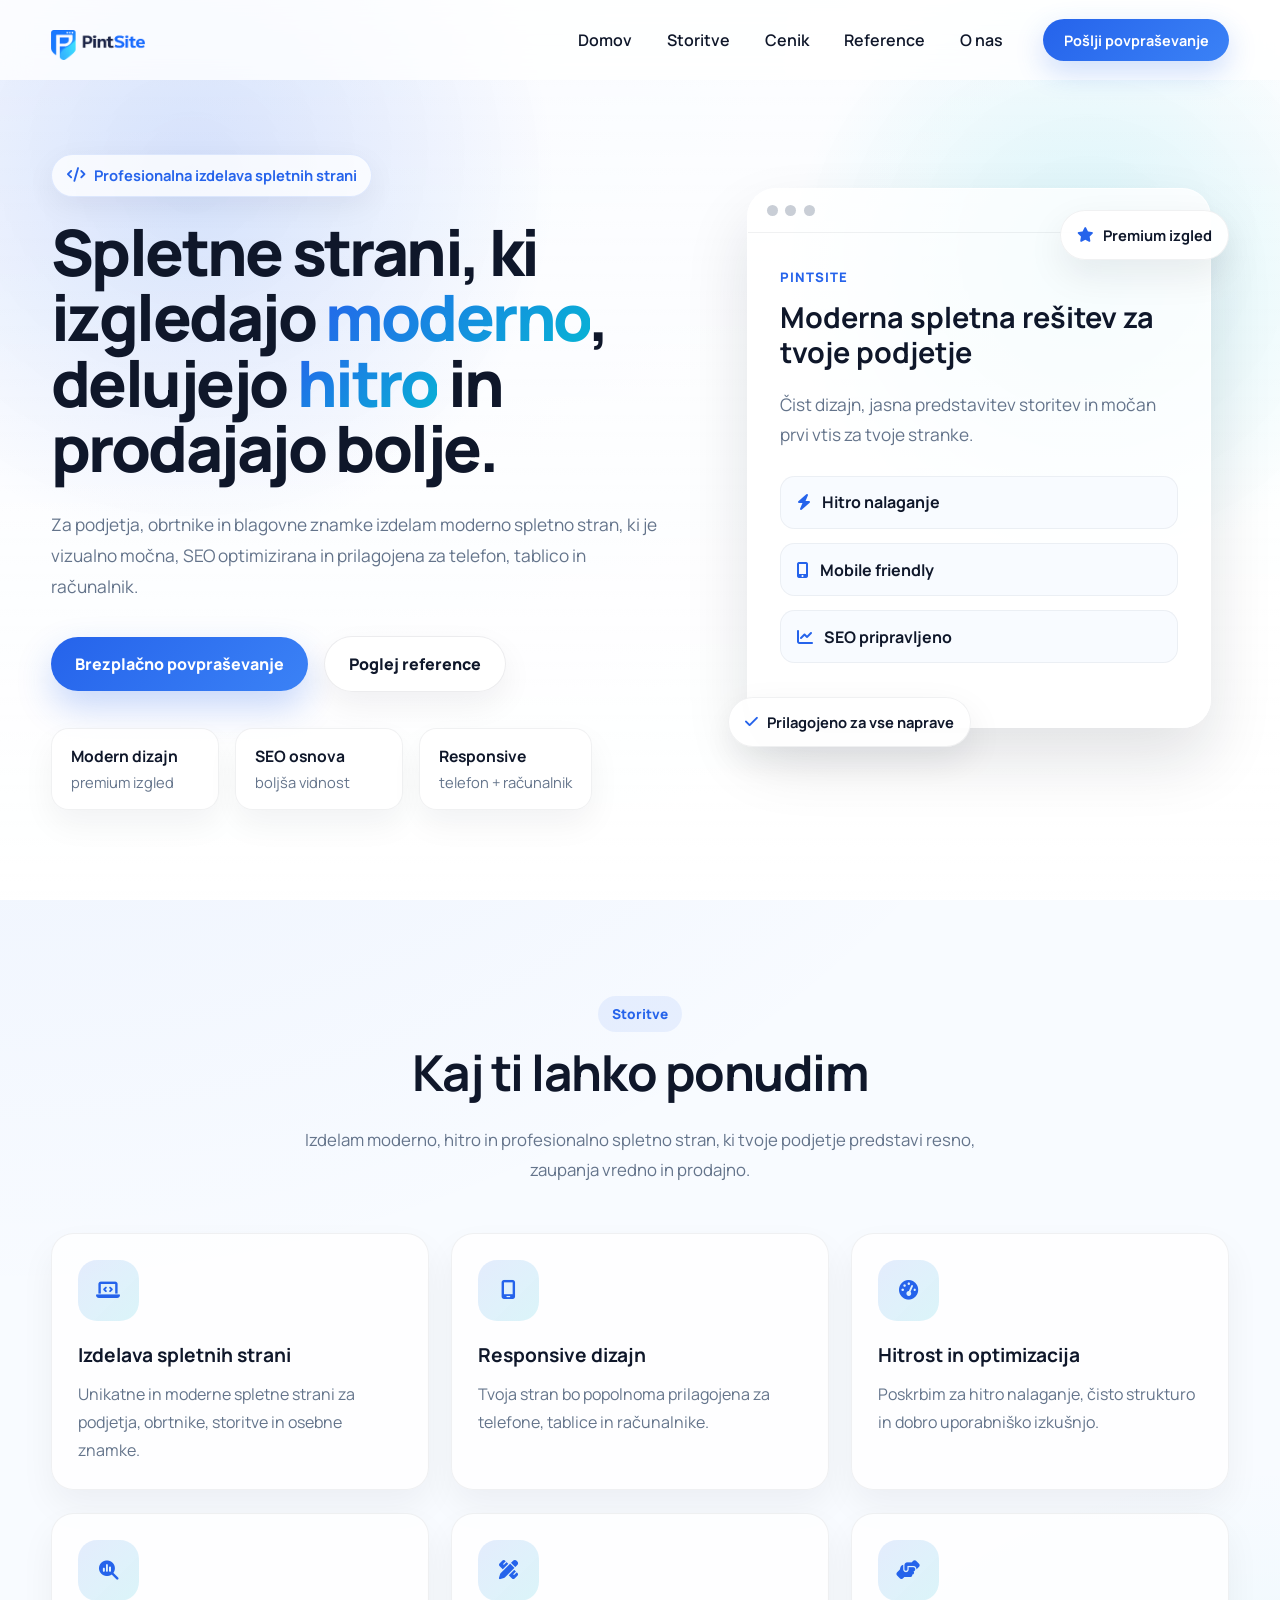
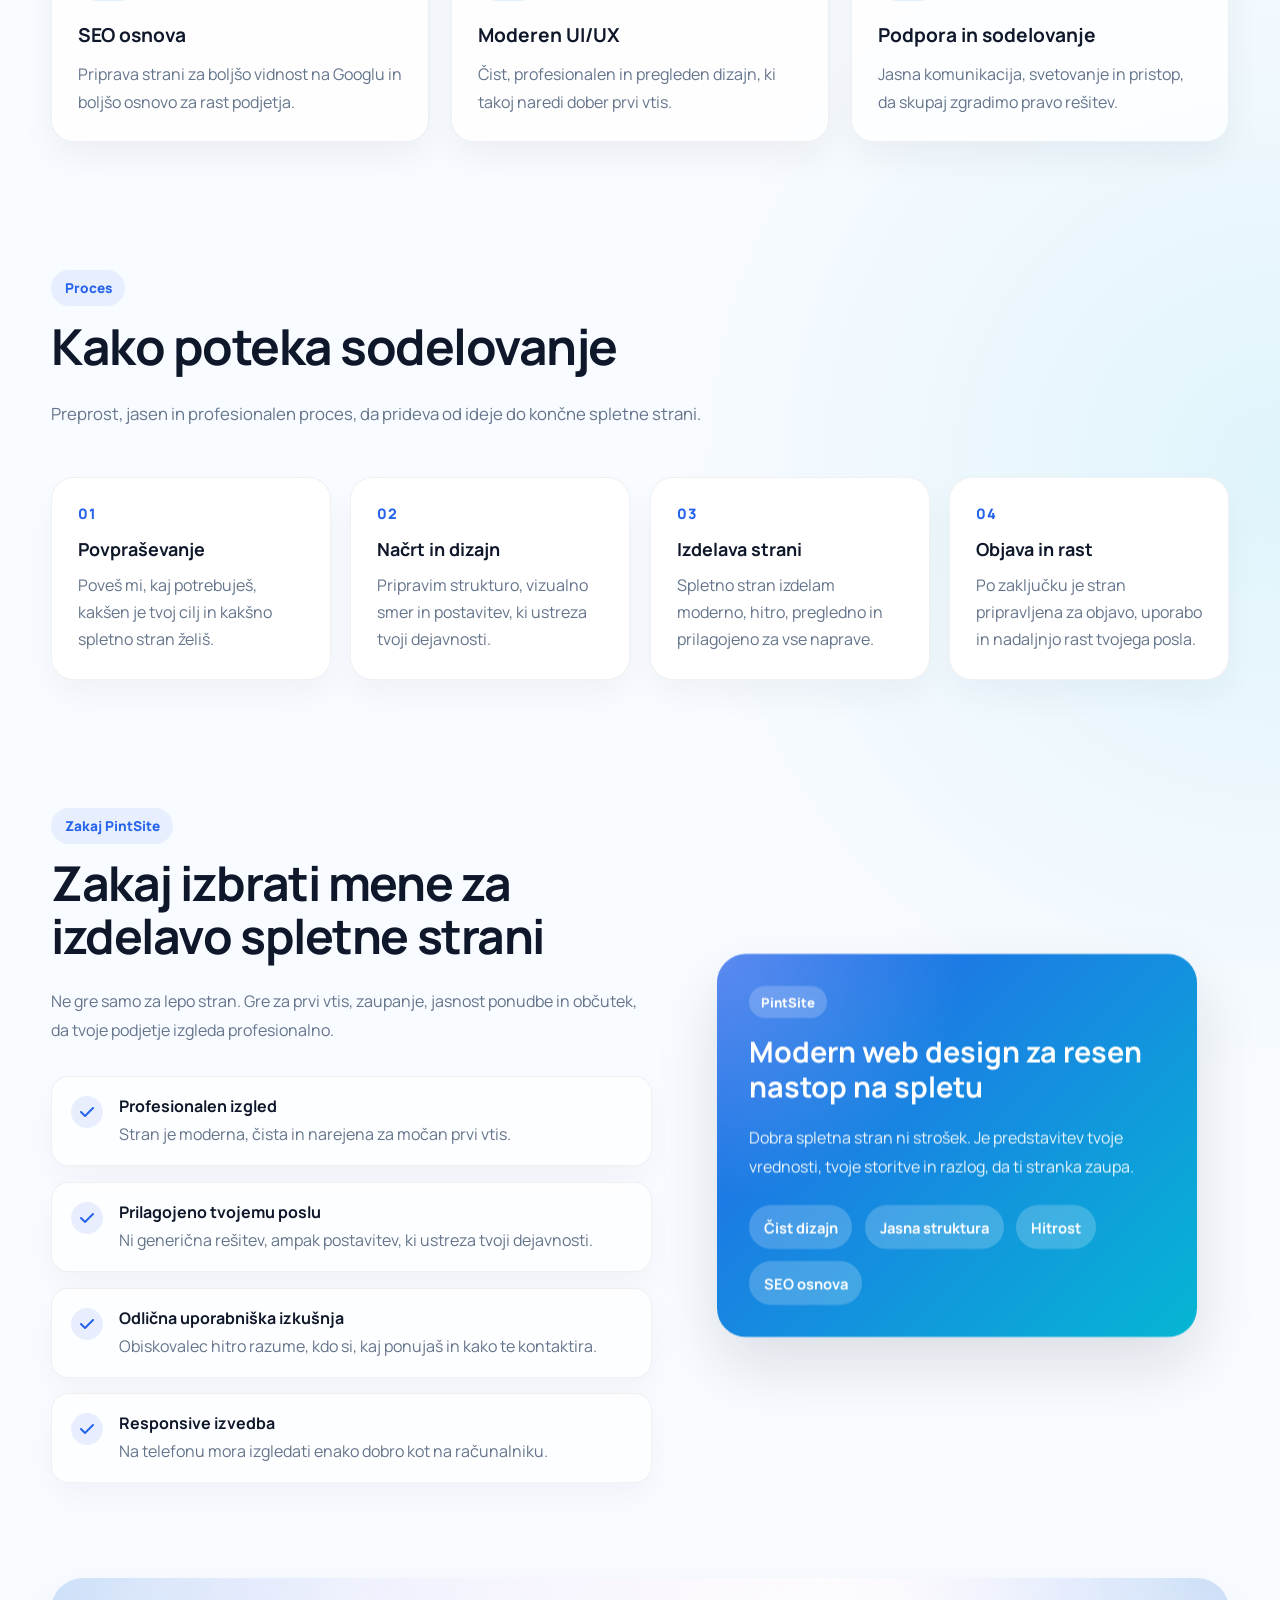
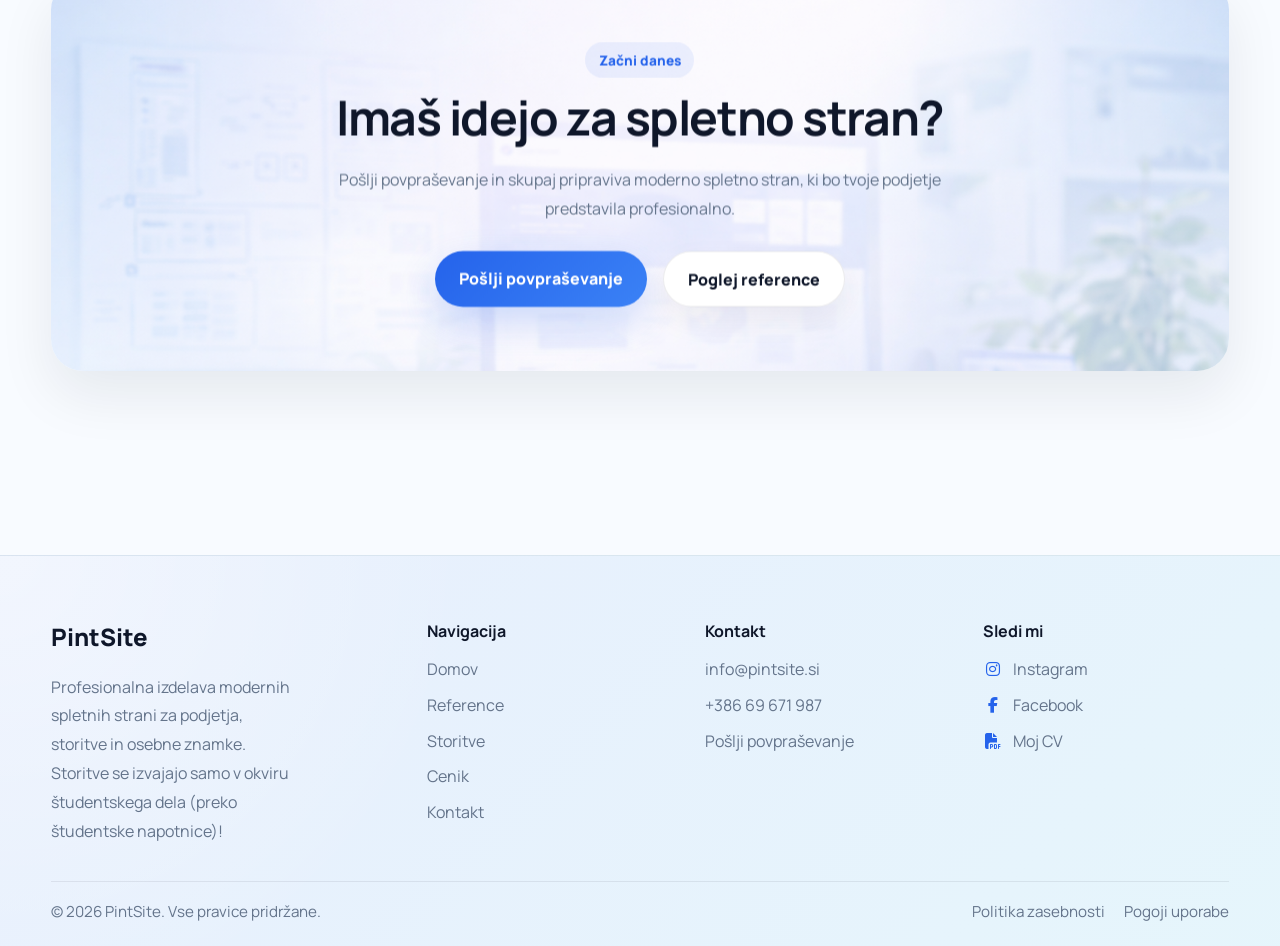
<file: index.html>
<!DOCTYPE html>
<html lang="sl">
<head>
  <meta charset="UTF-8">
  <meta name="viewport" content="width=device-width, initial-scale=1.0">

  <!-- SEO -->
  <title>Izdelava spletnih strani | PintSite</title>
  <meta name="description" content="Profesionalna izdelava modernih spletnih strani. Hitre, SEO optimizirane in prilagojene za vse naprave. Kontaktirajte PintSite še danes.">
  <meta name="keywords" content="izdelava spletnih strani, spletne strani, web design, SEO, PintSite">
  <meta name="author" content="Jure Pintar">

  <!-- Open Graph (za social media) -->
  <meta property="og:title" content="Izdelava spletnih strani | PintSite">
  <meta property="og:description" content="Modern design, hitrost in SEO optimizacija za tvojo spletno stran.">
  <meta property="og:type" content="website">
  <meta property="og:url" content="https://www.pintsite.si">
  <meta property="og:image" content="https://www.pintsite.si/preview.jpg">

  <!-- Twitter -->
  <meta name="twitter:card" content="summary_large_image">

  <!-- FAVICON -->
  <link rel="icon" href="favicon.ico" type="image/x-icon">
  <link rel="icon" type="image/png" sizes="32x32" href="favicon-32x32.png">
  <link rel="icon" type="image/png" sizes="16x16" href="favicon-16x16.png">

  <!-- GOOGLE FONTS (modern, clean) -->
  <link href="https://fonts.googleapis.com/css2?family=Manrope:wght@300;400;500;600;700&display=swap" rel="stylesheet">

  <!-- FONT AWESOME -->
  <link rel="stylesheet" href="https://cdnjs.cloudflare.com/ajax/libs/font-awesome/6.5.0/css/all.min.css">

  <!-- CSS -->
  <link rel="stylesheet" href="style.css">

  <!-- GOOGLE ANALYTICS + CONSENT MODE -->
  <script>
    window.dataLayer = window.dataLayer || [];
    function gtag(){dataLayer.push(arguments);}

    /* PRIVZETO: analytics izklopljen */
    gtag('consent', 'default', {
      'analytics_storage': 'denied'
    });
  </script>

  <script async src="https://www.googletagmanager.com/gtag/js?id=G-1MD7E1JDKN"></script>

  <script>
    gtag('js', new Date());
    gtag('config', 'G-1MD7E1JDKN');
  </script>
</head>

<!-- COOKIE BANNER -->
<div class="cookie-banner" id="cookie-banner" role="dialog" aria-live="polite" aria-label="Obvestilo o piškotkih">
  <div class="cookie-banner-inner">
    <div class="cookie-banner-text">
      <h3>Piškotki</h3>
      <p>
        Spletna stran uporablja nujne piškotke za delovanje strani. Analitični piškotki se uporabljajo samo z vašim soglasjem.
        Več informacij najdete v <a href="zasebnost.html">politiki zasebnosti</a>.
      </p>
    </div>

    <div class="cookie-banner-actions">
      <button type="button" class="cookie-btn cookie-btn-secondary" id="cookie-decline">
        Zavrni
      </button>
      <button type="button" class="cookie-btn cookie-btn-primary" id="cookie-accept">
        Sprejmi
      </button>
    </div>
  </div>
</div>

<script>
  (function () {
    const COOKIE_KEY = "pintsite_cookie_consent";
    const banner = document.getElementById("cookie-banner");
    const acceptBtn = document.getElementById("cookie-accept");
    const declineBtn = document.getElementById("cookie-decline");

    function applyConsent(value) {
      if (value === "accepted") {
        gtag('consent', 'update', {
          'analytics_storage': 'granted'
        });
      } else {
        gtag('consent', 'update', {
          'analytics_storage': 'denied'
        });
      }
    }

    function saveConsent(value) {
      localStorage.setItem(COOKIE_KEY, value);
      applyConsent(value);
      banner.classList.remove("show");
    }

    function getConsent() {
      return localStorage.getItem(COOKIE_KEY);
    }

    document.addEventListener("DOMContentLoaded", function () {
      const consent = getConsent();

      if (!consent) {
        setTimeout(() => {
          banner.classList.add("show");
        }, 10000);
      } else {
        applyConsent(consent);
      }
    });

    acceptBtn.addEventListener("click", function () {
      saveConsent("accepted");
    });

    declineBtn.addEventListener("click", function () {
      saveConsent("declined");
    });
  })();
</script>

<body>
    <script>
    window.addEventListener("load", () => {
        const loader = document.getElementById("site-loader");
        setTimeout(() => {
        loader.classList.add("hidden");
        }, 450);
    });
    </script>
    
    <div class="site-loader" id="site-loader">
      <div class="site-loader-inner">
        <div class="loader-logo-wrap">
          <img src="Logopravitext.png" alt="PintSite logo" class="loader-logo">
        </div>
        <div class="loader-line"></div>
      </div>
    </div>

    <!-- HEADER -->
    <header class="header" id="header">
      <div class="header-inner">

        <!-- LOGO -->
        <a href="index.html" class="logo">
          <img src="Logopravitext.png" alt="PintSite Logo">
        </a>

        <!-- CENTER WRAP -->
        <div class="header-center" id="header-center">
          <nav class="nav" id="nav">
            <a href="index.html">Domov</a>
            <a href="storitve.html">Storitve</a>
            <a href="cenik.html">Cenik</a>
            <a href="reference.html">Reference</a>
            <a href="onas.html">O nas</a>
          </nav>

          <a href="kontakt.html" class="cta-btn">
            Pošlji povpraševanje
          </a>
        </div>

        <!-- MOBILE -->
        <div class="menu-toggle" id="menu-toggle" aria-label="Odpri meni" aria-expanded="false" aria-controls="header-center">
          <span></span>
          <span></span>
          <span></span>
        </div>

      </div>
    </header>

    <!-- HEADER SCRIPT -->
    <script>
        const toggle = document.getElementById("menu-toggle");
        const headerCenter = document.getElementById("header-center");
        const header = document.getElementById("header");

        toggle.addEventListener("click", () => {
        headerCenter.classList.toggle("active");
        toggle.classList.toggle("active");

        const isOpen = headerCenter.classList.contains("active");
        toggle.setAttribute("aria-expanded", isOpen ? "true" : "false");
        });

        window.addEventListener("scroll", () => {
        if (window.scrollY > 50) {
            header.classList.add("scrolled");
        } else {
            header.classList.remove("scrolled");
        }
        });
    </script>

    <!-- HERO -->
    <main class="odmikodfooterja">
      <section class="hero">
        <div class="hero-bg"></div>

        <div class="hero-container">
          <div class="hero-content fade-in">
            <span class="hero-badge fade-in fade-delay-1">
              <i class="fa-solid fa-code"></i>
              Profesionalna izdelava spletnih strani
            </span>

            <h1 class="fade-in fade-delay-2">
              Spletne strani, ki izgledajo <span>moderno</span>, delujejo <span>hitro</span> in prodajajo bolje.
            </h1>

            <p class="fade-in fade-delay-3">
              Za podjetja, obrtnike in blagovne znamke izdelam moderno spletno stran,
              ki je vizualno močna, SEO optimizirana in prilagojena za telefon, tablico in računalnik.
            </p>

            <div class="hero-buttons fade-in fade-delay-4">
              <a href="kontakt.html" class="hero-btn primary">
                Brezplačno povpraševanje
              </a>
              <a href="reference.html" class="hero-btn secondary">
                Poglej reference
              </a>
            </div>

            <div class="hero-stats fade-in fade-delay-4">
              <div class="stat-box">
                <strong>Modern dizajn</strong>
                <span>premium izgled</span>
              </div>
              <div class="stat-box">
                <strong>SEO osnova</strong>
                <span>boljša vidnost</span>
              </div>
              <div class="stat-box">
                <strong>Responsive</strong>
                <span>telefon + računalnik</span>
              </div>
            </div>
          </div>

          <div class="hero-visual fade-in fade-delay-3">
            <div class="hero-card main-card">
              <div class="card-top">
                <span></span>
                <span></span>
                <span></span>
              </div>

              <div class="card-body">
                <div class="card-label">PintSite</div>
                <h3>Moderna spletna rešitev za tvoje podjetje</h3>
                <p>
                  Čist dizajn, jasna predstavitev storitev in močan prvi vtis za tvoje stranke.
                </p>

                <div class="mini-features">
                  <div><i class="fa-solid fa-bolt"></i> Hitro nalaganje</div>
                  <div><i class="fa-solid fa-mobile-screen-button"></i> Mobile friendly</div>
                  <div><i class="fa-solid fa-chart-line"></i> SEO pripravljeno</div>
                </div>
              </div>
            </div>

            <div class="floating-box floating-one fade-in fade-delay-4">
              <i class="fa-solid fa-star"></i>
              Premium izgled
            </div>

            <div class="floating-box floating-two fade-in fade-delay-4">
              <i class="fa-solid fa-check"></i>
              Prilagojeno za vse naprave
            </div>
          </div>
        </div>
      </section>

      <!-- SERVICES -->
      <section class="services-section">
        <div class="section-container">
          <div class="section-heading center fade-in">
            <span class="section-badge">Storitve</span>
            <h2>Kaj ti lahko ponudim</h2>
            <p>
              Izdelam moderno, hitro in profesionalno spletno stran, ki tvoje podjetje
              predstavi resno, zaupanja vredno in prodajno.
            </p>
          </div>

          <div class="services-grid">
            <article class="service-card fade-in fade-delay-1">
              <div class="service-icon">
                <i class="fa-solid fa-laptop-code"></i>
              </div>
              <h3>Izdelava spletnih strani</h3>
              <p>
                Unikatne in moderne spletne strani za podjetja, obrtnike, storitve in osebne znamke.
              </p>
            </article>

            <article class="service-card fade-in fade-delay-2">
              <div class="service-icon">
                <i class="fa-solid fa-mobile-screen"></i>
              </div>
              <h3>Responsive dizajn</h3>
              <p>
                Tvoja stran bo popolnoma prilagojena za telefone, tablice in računalnike.
              </p>
            </article>

            <article class="service-card fade-in fade-delay-3">
              <div class="service-icon">
                <i class="fa-solid fa-gauge-high"></i>
              </div>
              <h3>Hitrost in optimizacija</h3>
              <p>
                Poskrbim za hitro nalaganje, čisto strukturo in dobro uporabniško izkušnjo.
              </p>
            </article>

            <article class="service-card fade-in fade-delay-1">
              <div class="service-icon">
                <i class="fa-solid fa-magnifying-glass-chart"></i>
              </div>
              <h3>SEO osnova</h3>
              <p>
                Priprava strani za boljšo vidnost na Googlu in boljšo osnovo za rast podjetja.
              </p>
            </article>

            <article class="service-card fade-in fade-delay-2">
              <div class="service-icon">
                <i class="fa-solid fa-pen-ruler"></i>
              </div>
              <h3>Moderen UI/UX</h3>
              <p>
                Čist, profesionalen in pregleden dizajn, ki takoj naredi dober prvi vtis.
              </p>
            </article>

            <article class="service-card fade-in fade-delay-3">
              <div class="service-icon">
                <i class="fa-solid fa-handshake-angle"></i>
              </div>
              <h3>Podpora in sodelovanje</h3>
              <p>
                Jasna komunikacija, svetovanje in pristop, da skupaj zgradimo pravo rešitev.
              </p>
            </article>
          </div>
        </div>
      </section>

      <!-- PROCESS -->
      <section class="process-section">
        <div class="section-container">
          <div class="section-heading fade-in">
            <span class="section-badge">Proces</span>
            <h2>Kako poteka sodelovanje</h2>
            <p>
              Preprost, jasen in profesionalen proces, da prideva od ideje do končne spletne strani.
            </p>
          </div>

          <div class="process-grid">
            <article class="process-card fade-in fade-delay-1">
              <div class="process-number">01</div>
              <h3>Povpraševanje</h3>
              <p>
                Poveš mi, kaj potrebuješ, kakšen je tvoj cilj in kakšno spletno stran želiš.
              </p>
            </article>

            <article class="process-card fade-in fade-delay-2">
              <div class="process-number">02</div>
              <h3>Načrt in dizajn</h3>
              <p>
                Pripravim strukturo, vizualno smer in postavitev, ki ustreza tvoji dejavnosti.
              </p>
            </article>

            <article class="process-card fade-in fade-delay-3">
              <div class="process-number">03</div>
              <h3>Izdelava strani</h3>
              <p>
                Spletno stran izdelam moderno, hitro, pregledno in prilagojeno za vse naprave.
              </p>
            </article>

            <article class="process-card fade-in fade-delay-4">
              <div class="process-number">04</div>
              <h3>Objava in rast</h3>
              <p>
                Po zaključku je stran pripravljena za objavo, uporabo in nadaljnjo rast tvojega posla.
              </p>
            </article>
          </div>
        </div>
      </section>

      <!-- WHY US -->
      <section class="why-section">
        <div class="section-container why-grid">
          <div class="why-content fade-in">
            <span class="section-badge">Zakaj PintSite</span>
            <h2>Zakaj izbrati mene za izdelavo spletne strani</h2>
            <p>
              Ne gre samo za lepo stran. Gre za prvi vtis, zaupanje, jasnost ponudbe in občutek,
              da tvoje podjetje izgleda profesionalno.
            </p>

            <div class="why-list">
              <div class="why-item fade-in fade-delay-1">
                <i class="fa-solid fa-check"></i>
                <div>
                  <strong>Profesionalen izgled</strong>
                  <span>Stran je moderna, čista in narejena za močan prvi vtis.</span>
                </div>
              </div>

              <div class="why-item fade-in fade-delay-2">
                <i class="fa-solid fa-check"></i>
                <div>
                  <strong>Prilagojeno tvojemu poslu</strong>
                  <span>Ni generična rešitev, ampak postavitev, ki ustreza tvoji dejavnosti.</span>
                </div>
              </div>

              <div class="why-item fade-in fade-delay-3">
                <i class="fa-solid fa-check"></i>
                <div>
                  <strong>Odlična uporabniška izkušnja</strong>
                  <span>Obiskovalec hitro razume, kdo si, kaj ponujaš in kako te kontaktira.</span>
                </div>
              </div>

              <div class="why-item fade-in fade-delay-4">
                <i class="fa-solid fa-check"></i>
                <div>
                  <strong>Responsive izvedba</strong>
                  <span>Na telefonu mora izgledati enako dobro kot na računalniku.</span>
                </div>
              </div>
            </div>
          </div>

          <div class="why-card fade-in fade-delay-2 odmikwhy">
            <div class="why-card-inner">
              <span class="mini-tag">PintSite</span>
              <h3>Modern web design za resen nastop na spletu</h3>
              <p>
                Dobra spletna stran ni strošek. Je predstavitev tvoje vrednosti, tvoje storitve
                in razlog, da ti stranka zaupa.
              </p>

              <div class="why-highlights">
                <div>Čist dizajn</div>
                <div>Jasna struktura</div>
                <div>Hitrost</div>
                <div>SEO osnova</div>
              </div>
            </div>
          </div>
        </div>
      </section>

    <!-- CTA -->
    <section class="cta-section odmikcta">
      <div class="section-container">
        <div class="cta-box fade-in">
          <span class="section-badge light fade-in fade-delay-1">Začni danes</span>
          <h2 class="fade-in fade-delay-2">Imaš idejo za spletno stran?</h2>
          <p class="fade-in fade-delay-3">
            Pošlji povpraševanje in skupaj pripraviva moderno spletno stran,
              ki bo tvoje podjetje predstavila profesionalno.
          </p>

          <div class="cta-actions fade-in fade-delay-4">
            <a href="kontakt.html" class="hero-btn primary">Pošlji povpraševanje</a>
            <a href="reference.html" class="hero-btn secondary white">Poglej reference</a>
          </div>
        </div>
      </div>
    </section>
    </main>

    <!-- FOOTER -->
    <footer class="footer">
      <div class="footer-container">
        
        <div class="footer-brand">
          <a href="index.html" class="footer-logo">PintSite</a>
          <p>
            Profesionalna izdelava modernih spletnih strani za podjetja, storitve in osebne znamke.
          </p>
          <p>
            Storitve se izvajajo samo v okviru študentskega dela (preko študentske napotnice)!
          </p>
        </div>

        <div class="footer-links">
          <h4>Navigacija</h4>
          <a href="index.html">Domov</a>
          <a href="reference.html">Reference</a>
          <a href="storitve.html">Storitve</a>
          <a href="cenik.html">Cenik</a>
          <a href="kontakt.html">Kontakt</a>
        </div>

        <div class="footer-links">
          <h4>Kontakt</h4>
          <a href="mailto:info@pintsite.si">info@pintsite.si</a>
          <a href="tel:+38640123456">+386 69 671 987</a>
          <a href="kontakt.html">Pošlji povpraševanje</a>
        </div>
        
        <div class="footer-links">
          <h4>Sledi mi</h4>
          <div class="social-links">
            <a href="https://www.instagram.com/pint_jure/" aria-label="Instagram">
              <i class="fa-brands fa-instagram"></i> Instagram
            </a>

            <a href="https://www.facebook.com/profile.php?id=100080023540515" aria-label="Facebook">
              <i class="fa-brands fa-facebook-f"></i> Facebook
            </a>

            <a href="/pintsitecv.pdf" target="_blank" aria-label="CV">
              <i class="fa-solid fa-file-pdf"></i> Moj CV
            </a>
          </div>
        </div>

      </div>

      <div class="footer-bottom">
        <p>© 2026 PintSite. Vse pravice pridržane.</p>
        <div class="footer-bottom-links">
          <a href="zasebnost.html">Politika zasebnosti</a>
          <a href="pogoji.html">Pogoji uporabe</a>
        </div>
      </div>
    </footer>

    <script>
    const observer = new IntersectionObserver(entries => {
        entries.forEach(entry => {
        if (entry.isIntersecting) {
            entry.target.classList.add("show");
        }
        });
    }, {
        threshold: 0.15
    });

    document.querySelectorAll(".fade-in").forEach(el => {
        observer.observe(el);
    });
    </script>

    <script>
    const parallaxItems = document.querySelectorAll(".hero-bg, .why-card-inner, .cta-box");

    function handleParallax() {
        const scrollTop = window.scrollY;

        parallaxItems.forEach((item, index) => {
        const speed = index === 0 ? 0.06 : 0.025;
        item.style.transform = `translate3d(0, ${scrollTop * speed}px, 0)`;
        });
    }

    window.addEventListener("scroll", handleParallax, { passive: true });
    </script>
</body>
</html>
</file>
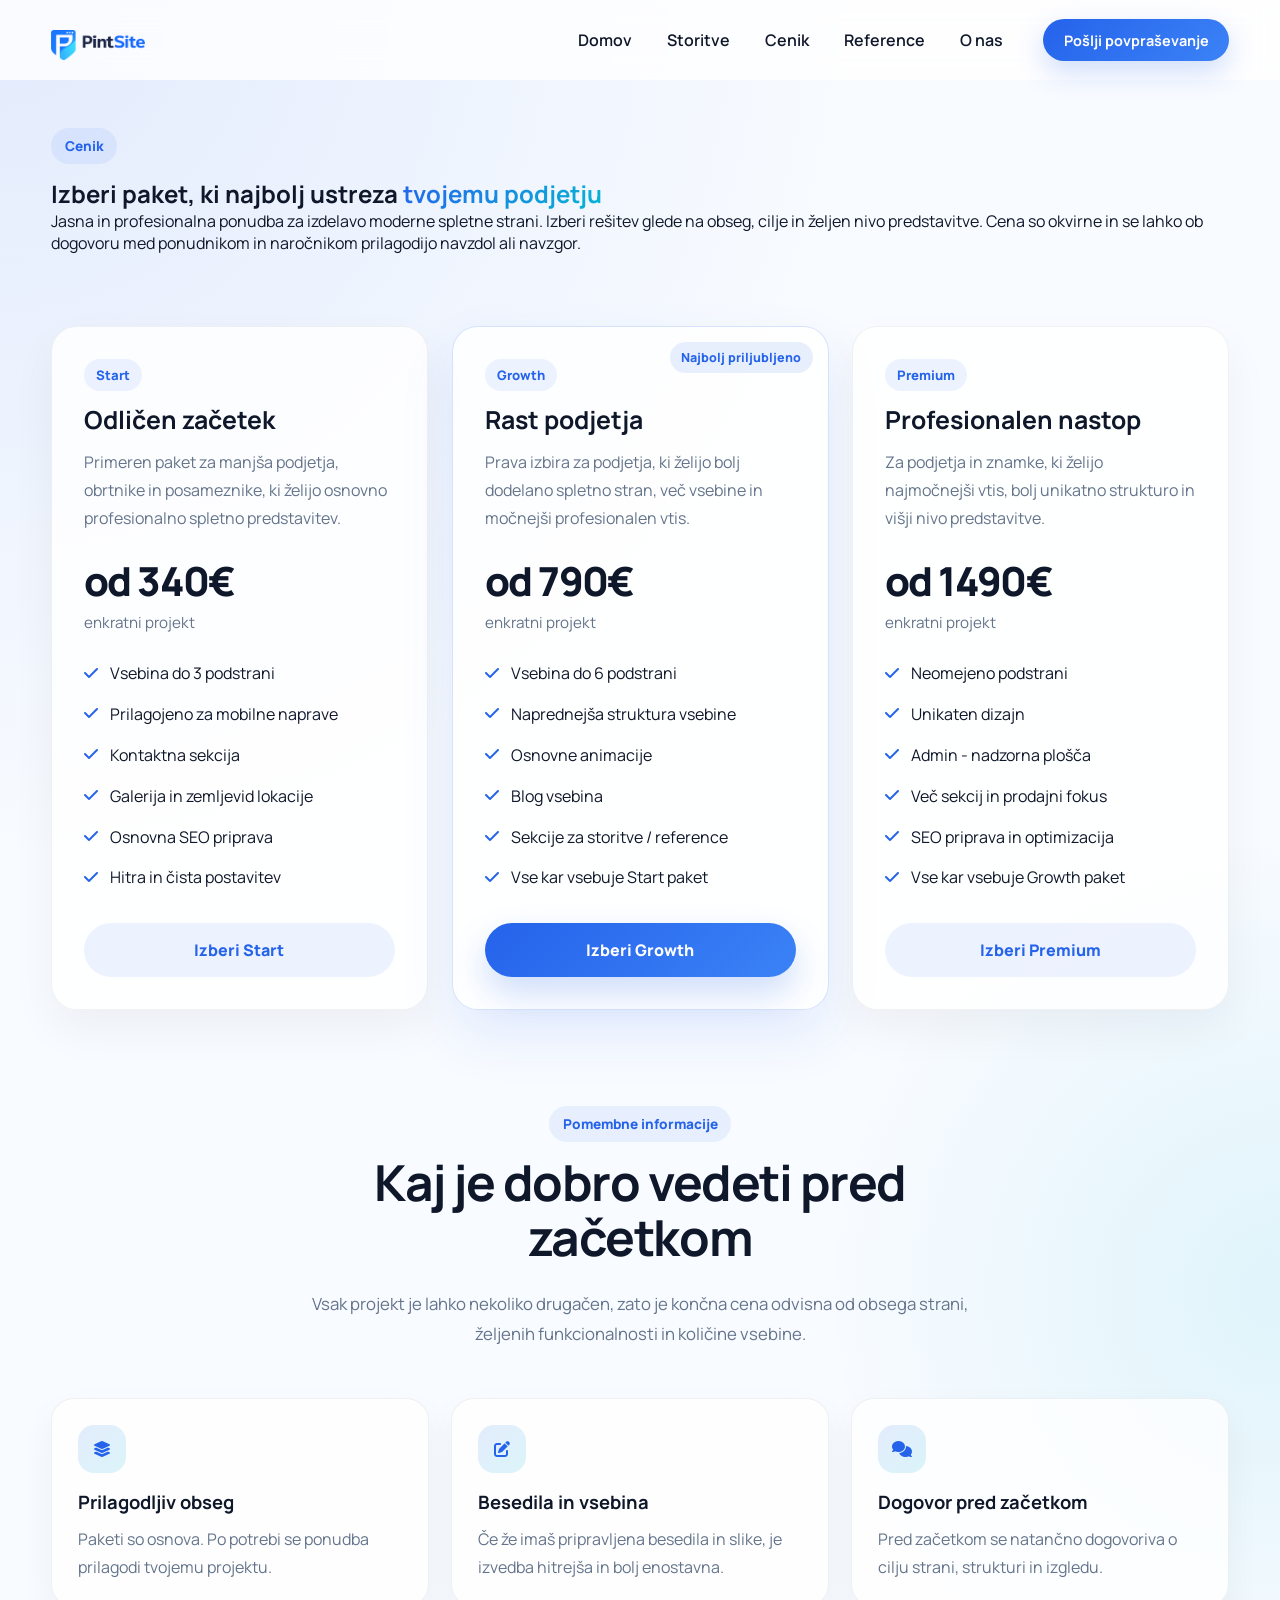
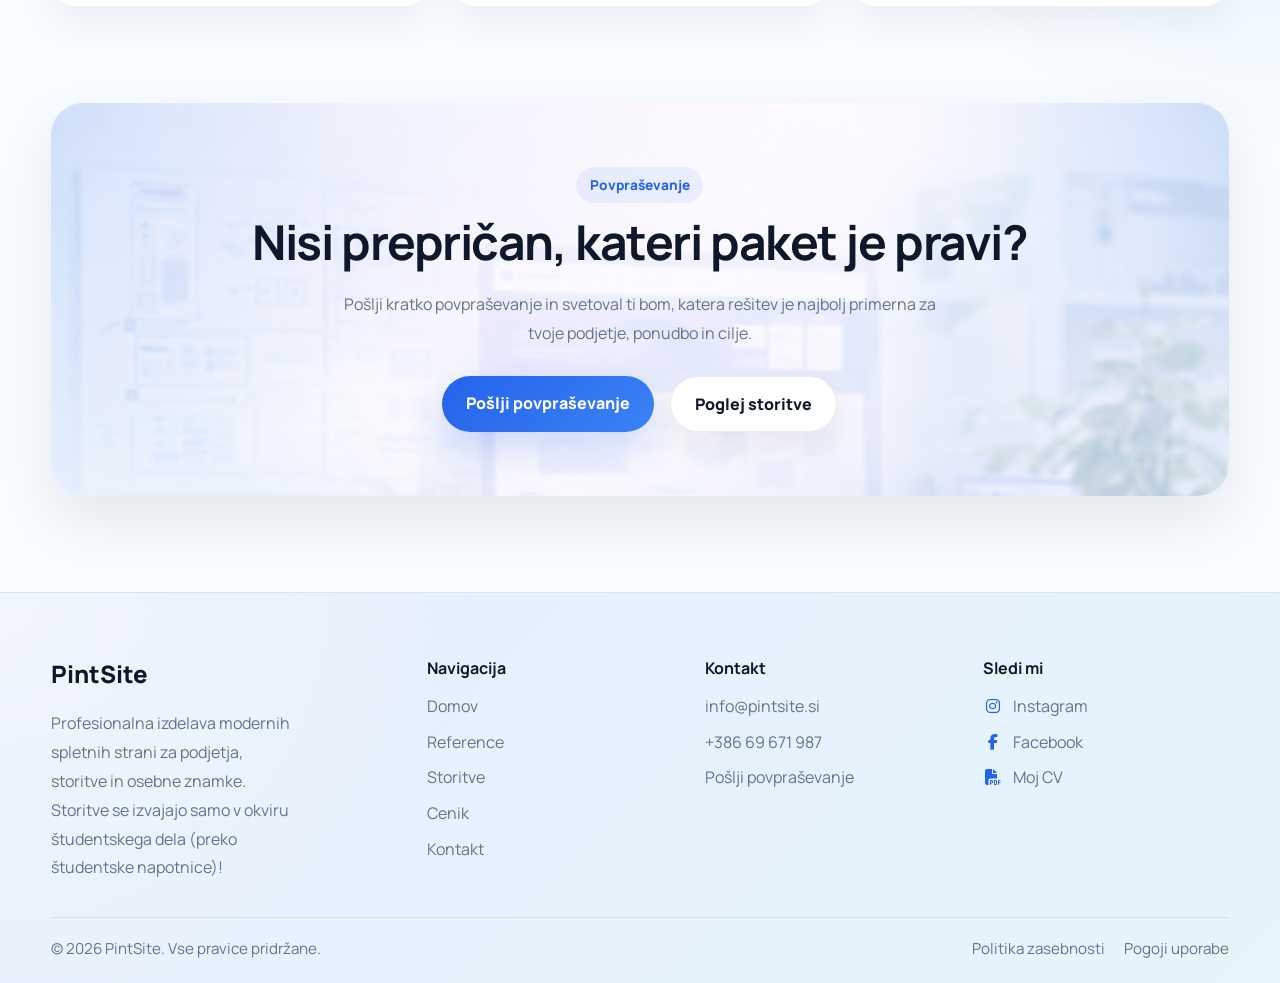
<file: cenik.html>
<!DOCTYPE html>
<html lang="sl">
<head>
  <meta charset="UTF-8">
  <meta name="viewport" content="width=device-width, initial-scale=1.0">

  <!-- SEO -->
  <title>Izdelava spletnih strani | PintSite</title>
  <meta name="description" content="Profesionalna izdelava modernih spletnih strani. Hitre, SEO optimizirane in prilagojene za vse naprave. Kontaktirajte PintSite še danes.">
  <meta name="keywords" content="izdelava spletnih strani, spletne strani, web design, SEO, PintSite">
  <meta name="author" content="Jure Pintar">

  <!-- Open Graph (za social media) -->
  <meta property="og:title" content="Izdelava spletnih strani | PintSite">
  <meta property="og:description" content="Modern design, hitrost in SEO optimizacija za tvojo spletno stran.">
  <meta property="og:type" content="website">
  <meta property="og:url" content="https://www.pintsite.si">
  <meta property="og:image" content="https://www.pintsite.si/preview.jpg">

  <!-- Twitter -->
  <meta name="twitter:card" content="summary_large_image">

  <!-- FAVICON -->
  <link rel="icon" href="favicon.ico" type="image/x-icon">
  <link rel="icon" type="image/png" sizes="32x32" href="favicon-32x32.png">
  <link rel="icon" type="image/png" sizes="16x16" href="favicon-16x16.png">

  <!-- GOOGLE FONTS (modern, clean) -->
  <link href="https://fonts.googleapis.com/css2?family=Manrope:wght@300;400;500;600;700&display=swap" rel="stylesheet">

  <!-- FONT AWESOME -->
  <link rel="stylesheet" href="https://cdnjs.cloudflare.com/ajax/libs/font-awesome/6.5.0/css/all.min.css">

  <!-- CSS -->
  <link rel="stylesheet" href="style.css">

  <!-- GOOGLE ANALYTICS + CONSENT MODE -->
  <script>
    window.dataLayer = window.dataLayer || [];
    function gtag(){dataLayer.push(arguments);}

    /* PRIVZETO: analytics izklopljen */
    gtag('consent', 'default', {
      'analytics_storage': 'denied'
    });
  </script>

  <script async src="https://www.googletagmanager.com/gtag/js?id=G-1MD7E1JDKN"></script>

  <script>
    gtag('js', new Date());
    gtag('config', 'G-1MD7E1JDKN');
  </script>
</head>

<!-- COOKIE BANNER -->
<div class="cookie-banner" id="cookie-banner" role="dialog" aria-live="polite" aria-label="Obvestilo o piškotkih">
  <div class="cookie-banner-inner">
    <div class="cookie-banner-text">
      <h3>Piškotki</h3>
      <p>
        Spletna stran uporablja nujne piškotke za delovanje strani. Analitični piškotki se uporabljajo samo z vašim soglasjem.
        Več informacij najdete v <a href="zasebnost.html">politiki zasebnosti</a>.
      </p>
    </div>

    <div class="cookie-banner-actions">
      <button type="button" class="cookie-btn cookie-btn-secondary" id="cookie-decline">
        Zavrni
      </button>
      <button type="button" class="cookie-btn cookie-btn-primary" id="cookie-accept">
        Sprejmi
      </button>
    </div>
  </div>
</div>

<script>
  (function () {
    const COOKIE_KEY = "pintsite_cookie_consent";
    const banner = document.getElementById("cookie-banner");
    const acceptBtn = document.getElementById("cookie-accept");
    const declineBtn = document.getElementById("cookie-decline");

    function applyConsent(value) {
      if (value === "accepted") {
        gtag('consent', 'update', {
          'analytics_storage': 'granted'
        });
      } else {
        gtag('consent', 'update', {
          'analytics_storage': 'denied'
        });
      }
    }

    function saveConsent(value) {
      localStorage.setItem(COOKIE_KEY, value);
      applyConsent(value);
      banner.classList.remove("show");
    }

    function getConsent() {
      return localStorage.getItem(COOKIE_KEY);
    }

    document.addEventListener("DOMContentLoaded", function () {
      const consent = getConsent();

      if (!consent) {
        setTimeout(() => {
          banner.classList.add("show");
        }, 10000);
      } else {
        applyConsent(consent);
      }
    });

    acceptBtn.addEventListener("click", function () {
      saveConsent("accepted");
    });

    declineBtn.addEventListener("click", function () {
      saveConsent("declined");
    });
  })();
</script>

<body>

    <script>
    window.addEventListener("load", () => {
        const loader = document.getElementById("site-loader");
        setTimeout(() => {
        loader.classList.add("hidden");
        }, 450);
    });
    </script>
    
    <div class="site-loader" id="site-loader">
      <div class="site-loader-inner">
        <div class="loader-logo-wrap">
          <img src="Logopravitext.png" alt="PintSite logo" class="loader-logo">
        </div>
        <div class="loader-line"></div>
      </div>
    </div>

    <!-- HEADER -->
    <header class="header" id="header">
    <div class="header-inner">

        <!-- LOGO -->
        <a href="index.html" class="logo">
            <img src="Logopravitext.png" alt="PintSite Logo">
        </a>

        <!-- CENTER WRAP -->
        <div class="header-center" id="header-center">
            <nav class="nav" id="nav">
                <a href="index.html">Domov</a>
                <a href="storitve.html">Storitve</a>
                <a href="cenik.html">Cenik</a>
                <a href="reference.html">Reference</a>
                <a href="onas.html">O nas</a>
            </nav>

            <a href="kontakt.html" class="cta-btn">
            Pošlji povpraševanje
            </a>
        </div>

        <!-- MOBILE -->
        <div class="menu-toggle" id="menu-toggle" aria-label="Odpri meni" aria-expanded="false" aria-controls="header-center">
            <span></span>
            <span></span>
            <span></span>
        </div>

    </div>
    </header>

    <!-- HEADER SCRIPT -->
    <script>
        const toggle = document.getElementById("menu-toggle");
        const headerCenter = document.getElementById("header-center");
        const header = document.getElementById("header");

        toggle.addEventListener("click", () => {
        headerCenter.classList.toggle("active");
        toggle.classList.toggle("active");

        const isOpen = headerCenter.classList.contains("active");
        toggle.setAttribute("aria-expanded", isOpen ? "true" : "false");
        });

        window.addEventListener("scroll", () => {
        if (window.scrollY > 50) {
            header.classList.add("scrolled");
        } else {
            header.classList.remove("scrolled");
        }
        });
    </script>

    <main>
    <!-- HERO -->
    <section class="page-hero pricing-hero">
      <div class="section-container center fade-in">
        <span class="section-badge fade-in fade-delay-1">Cenik</span>
        <h1 class="fade-in fade-delay-2">Izberi paket, ki najbolj ustreza <span class="modernapisgradient">tvojemu podjetju</span></h1>
        <p class="fade-in fade-delay-3">
          Jasna in profesionalna ponudba za izdelavo moderne spletne strani.
          Izberi rešitev glede na obseg, cilje in željen nivo predstavitve. Cena so okvirne in se lahko ob dogovoru med ponudnikom in naročnikom prilagodijo navzdol ali navzgor.
        </p>
      </div>
    </section>

    <!-- PRICING -->
    <section class="pricing-section">
      <div class="section-container">
        <div class="pricing-grid">

          <!-- START -->
          <article class="pricing-card fade-in fade-delay-1">
            <div class="pricing-top">
              <span class="pricing-label">Start</span>
              <h2>Odličen začetek</h2>
              <p>
                Primeren paket za manjša podjetja, obrtnike in posameznike,
                ki želijo osnovno profesionalno spletno predstavitev.
              </p>
            </div>

            <div class="pricing-price">
              <span class="price">od 340€</span>
              <small>enkratni projekt</small>
            </div>

            <ul class="pricing-features">
              <li><i class="fa-solid fa-check"></i> Vsebina do 3 podstrani</li>
              <li><i class="fa-solid fa-check"></i> Prilagojeno za mobilne naprave</li>
              <li><i class="fa-solid fa-check"></i> Kontaktna sekcija</li>
              <li><i class="fa-solid fa-check"></i> Galerija in zemljevid lokacije</li>
              <li><i class="fa-solid fa-check"></i> Osnovna SEO priprava</li>
              <li><i class="fa-solid fa-check"></i> Hitra in čista postavitev</li>
            </ul>

            <a href="kontakt.html?paket=start#kontakt-obrazec" class="pricing-btn">Izberi Start</a>
          </article>

          <!-- GROWTH -->
          <article class="pricing-card featured fade-in fade-delay-2">
            <div class="pricing-badge">Najbolj priljubljeno</div>

            <div class="pricing-top">
              <span class="pricing-label">Growth</span>
              <h2>Rast podjetja</h2>
              <p>
                Prava izbira za podjetja, ki želijo bolj dodelano spletno stran,
                več vsebine in močnejši profesionalen vtis.
              </p>
            </div>

            <div class="pricing-price">
              <span class="price">od 790€</span>
              <small>enkratni projekt</small>
            </div>

            <ul class="pricing-features">
              <li><i class="fa-solid fa-check"></i> Vsebina do 6 podstrani</li>
              <li><i class="fa-solid fa-check"></i> Naprednejša struktura vsebine</li>
              <li><i class="fa-solid fa-check"></i> Osnovne animacije</li>
              <li><i class="fa-solid fa-check"></i> Blog vsebina</li>
              <li><i class="fa-solid fa-check"></i> Sekcije za storitve / reference</li>
              <li><i class="fa-solid fa-check"></i> Vse kar vsebuje Start paket</li>
            </ul>

            <a href="kontakt.html?paket=growth#kontakt-obrazec" class="pricing-btn featured-btn">Izberi Growth</a>
          </article>

          <!-- PREMIUM -->
          <article class="pricing-card fade-in fade-delay-3">
            <div class="pricing-top">
              <span class="pricing-label">Premium</span>
              <h2>Profesionalen nastop</h2>
              <p>
                Za podjetja in znamke, ki želijo najmočnejši vtis,
                bolj unikatno strukturo in višji nivo predstavitve.
              </p>
            </div>

            <div class="pricing-price">
              <span class="price">od 1490€</span>
              <small>enkratni projekt</small>
            </div>

            <ul class="pricing-features">
              <li><i class="fa-solid fa-check"></i> Neomejeno podstrani</li>
              <li><i class="fa-solid fa-check"></i> Unikaten dizajn</li>
              <li><i class="fa-solid fa-check"></i> Admin - nadzorna plošča</li>
              <li><i class="fa-solid fa-check"></i> Več sekcij in prodajni fokus</li>
              <li><i class="fa-solid fa-check"></i> SEO priprava in optimizacija</li>
              <li><i class="fa-solid fa-check"></i> Vse kar vsebuje Growth paket</li>
            </ul>

            <a href="kontakt.html?paket=premium#kontakt-obrazec" class="pricing-btn">Izberi Premium</a>
          </article>

        </div>
      </div>
    </section>
    <script>
      document.addEventListener("DOMContentLoaded", function () {
        const params = new URLSearchParams(window.location.search);
        const paket = params.get("paket");
        const select = document.getElementById("paket");

        if (paket && select) {
          const allowedValues = ["start", "growth", "premium", "custom"];
          if (allowedValues.includes(paket)) {
            select.value = paket;
          }
        }
      });
    </script>

    <!-- INFO -->
    <section class="pricing-info-section">
      <div class="section-container">
        <div class="section-heading center fade-in">
          <span class="section-badge fade-in fade-delay-1">Pomembne informacije</span>
          <h2 class="fade-in fade-delay-2">Kaj je dobro vedeti pred začetkom</h2>
          <p class="fade-in fade-delay-3">
            Vsak projekt je lahko nekoliko drugačen, zato je končna cena odvisna
            od obsega strani, željenih funkcionalnosti in količine vsebine.
          </p>
        </div>

        <div class="pricing-info-grid">
          <div class="pricing-info-card fade-in fade-delay-1">
            <i class="fa-solid fa-layer-group"></i>
            <h3>Prilagodljiv obseg</h3>
            <p>
              Paketi so osnova. Po potrebi se ponudba prilagodi tvojemu projektu.
            </p>
          </div>

          <div class="pricing-info-card fade-in fade-delay-2">
            <i class="fa-solid fa-pen-to-square"></i>
            <h3>Besedila in vsebina</h3>
            <p>
              Če že imaš pripravljena besedila in slike, je izvedba hitrejša in bolj enostavna.
            </p>
          </div>

          <div class="pricing-info-card fade-in fade-delay-3">
            <i class="fa-solid fa-comments"></i>
            <h3>Dogovor pred začetkom</h3>
            <p>
              Pred začetkom se natančno dogovoriva o cilju strani, strukturi in izgledu.
            </p>
          </div>
        </div>
      </div>
    </section>

    <!-- CTA -->
    <section class="cta-section">
      <div class="section-container">
        <div class="cta-box fade-in">
          <span class="section-badge light fade-in fade-delay-1">Povpraševanje</span>
          <h2 class="fade-in fade-delay-2">Nisi prepričan, kateri paket je pravi?</h2>
          <p class="fade-in fade-delay-3">
            Pošlji kratko povpraševanje in svetoval ti bom, katera rešitev je najbolj primerna
            za tvoje podjetje, ponudbo in cilje.
          </p>

          <div class="cta-actions fade-in fade-delay-4">
            <a href="kontakt.html" class="hero-btn primary">Pošlji povpraševanje</a>
            <a href="storitve.html" class="hero-btn secondary white">Poglej storitve</a>
          </div>
        </div>
      </div>
    </section>
  </main>


<!-- FOOTER -->
    <footer class="footer">
      <div class="footer-container">
        
        <div class="footer-brand">
          <a href="index.html" class="footer-logo">PintSite</a>
          <p>
            Profesionalna izdelava modernih spletnih strani za podjetja, storitve in osebne znamke.
          </p>
          <p>
            Storitve se izvajajo samo v okviru študentskega dela (preko študentske napotnice)!
          </p>
        </div>

        <div class="footer-links">
          <h4>Navigacija</h4>
          <a href="index.html">Domov</a>
          <a href="reference.html">Reference</a>
          <a href="storitve.html">Storitve</a>
          <a href="cenik.html">Cenik</a>
          <a href="kontakt.html">Kontakt</a>
        </div>

        <div class="footer-links">
          <h4>Kontakt</h4>
          <a href="mailto:info@pintsite.si">info@pintsite.si</a>
          <a href="tel:+38640123456">+386 69 671 987</a>
          <a href="kontakt.html">Pošlji povpraševanje</a>
        </div>

        <div class="footer-links">
          <h4>Sledi mi</h4>
          <div class="social-links">
            <a href="https://www.instagram.com/pint_jure/" aria-label="Instagram">
              <i class="fa-brands fa-instagram"></i> Instagram
            </a>

            <a href="https://www.facebook.com/profile.php?id=100080023540515" aria-label="Facebook">
              <i class="fa-brands fa-facebook-f"></i> Facebook
            </a>

            <a href="/pintsitecv.pdf" target="_blank" aria-label="CV">
              <i class="fa-solid fa-file-pdf"></i> Moj CV
            </a>
          </div>
        </div>

      </div>

      <div class="footer-bottom">
        <p>© 2026 PintSite. Vse pravice pridržane.</p>
        <div class="footer-bottom-links">
          <a href="zasebnost.html">Politika zasebnosti</a>
          <a href="pogoji.html">Pogoji uporabe</a>
        </div>
      </div>
    </footer>

    <script>
      const observer = new IntersectionObserver(entries => {
        entries.forEach(entry => {
          if (entry.isIntersecting) {
            entry.target.classList.add("show");
          }
        });
      }, {
        threshold: 0.15
      });

      document.querySelectorAll(".fade-in").forEach(el => {
        observer.observe(el);
      });
    </script>

</body>
</html>
</file>
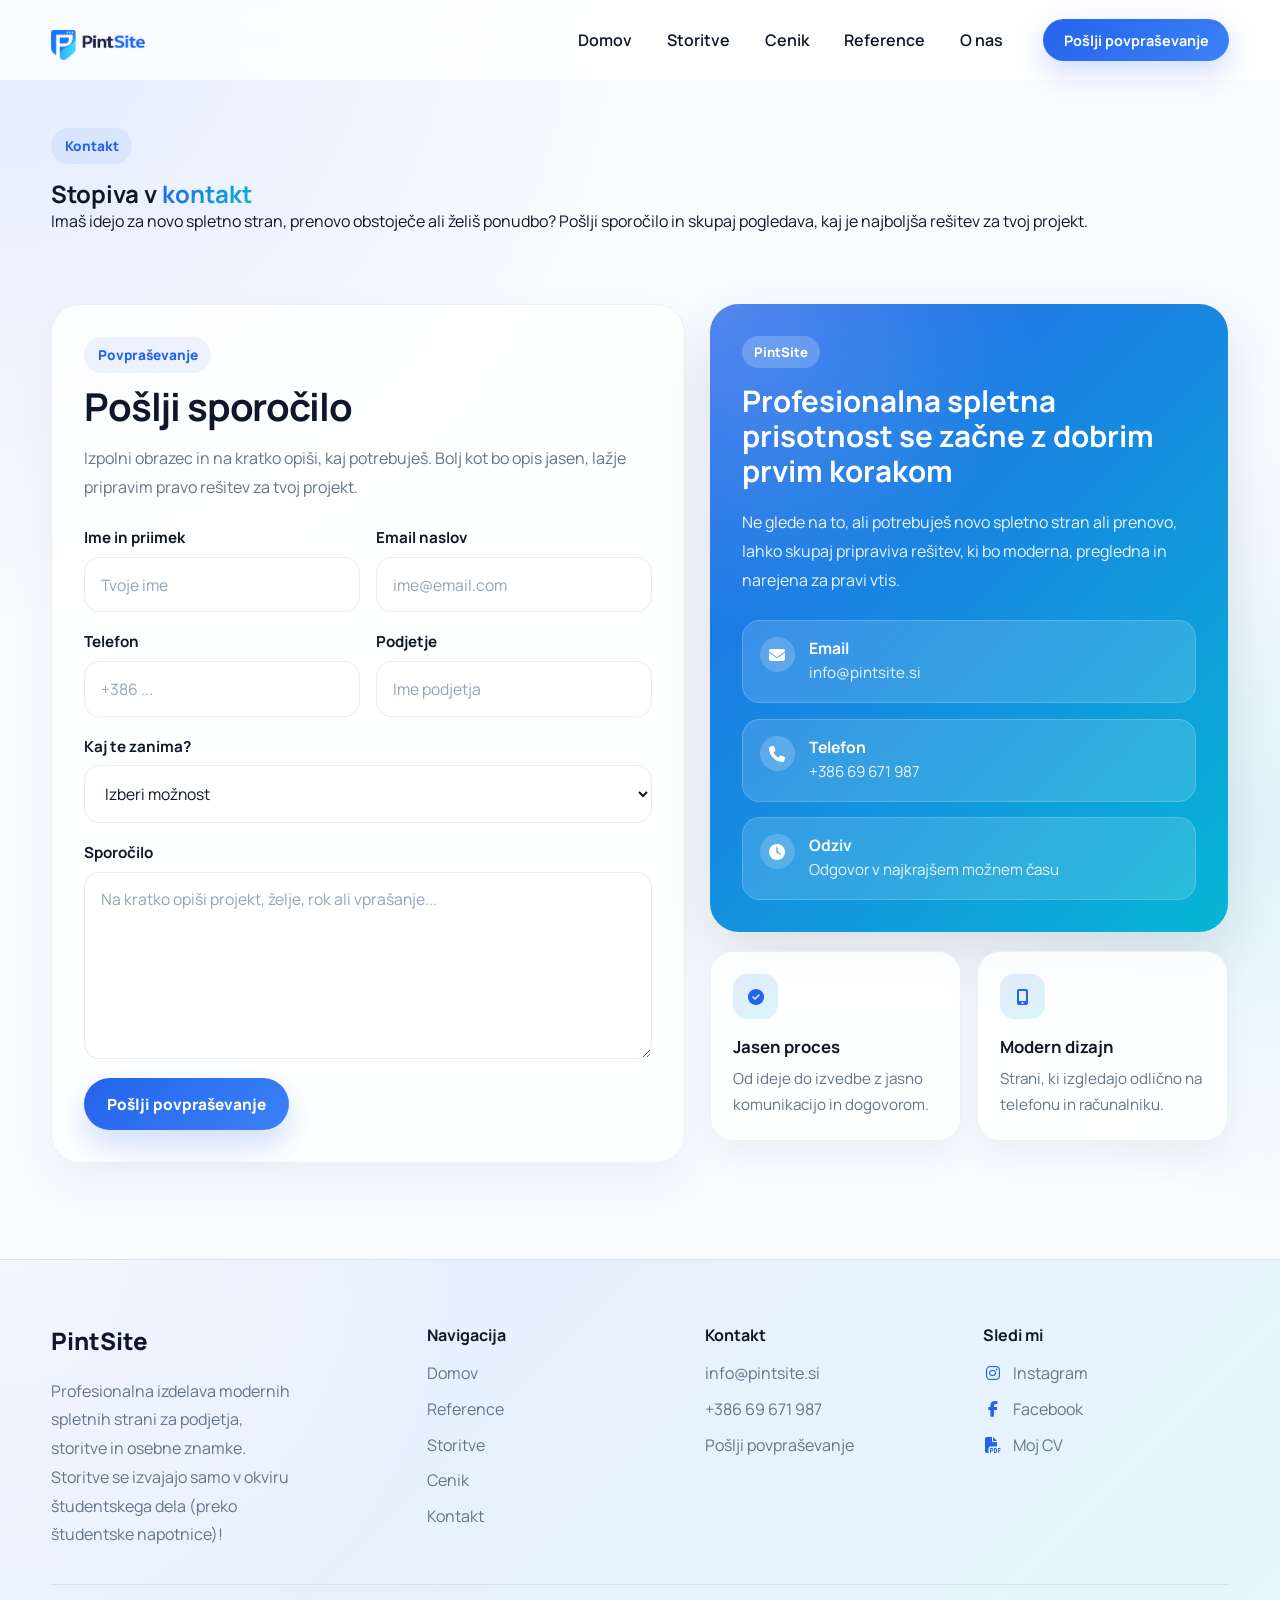
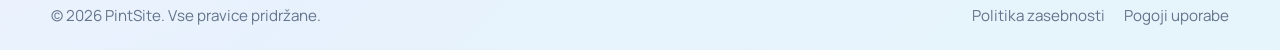
<file: kontakt.html>
<!DOCTYPE html>
<html lang="sl">
<head>
  <meta charset="UTF-8">
  <meta name="viewport" content="width=device-width, initial-scale=1.0">

  <!-- SEO -->
  <title>Izdelava spletnih strani | PintSite</title>
  <meta name="description" content="Profesionalna izdelava modernih spletnih strani. Hitre, SEO optimizirane in prilagojene za vse naprave. Kontaktirajte PintSite še danes.">
  <meta name="keywords" content="izdelava spletnih strani, spletne strani, web design, SEO, PintSite">
  <meta name="author" content="Jure Pintar">

  <!-- Open Graph (za social media) -->
  <meta property="og:title" content="Izdelava spletnih strani | PintSite">
  <meta property="og:description" content="Modern design, hitrost in SEO optimizacija za tvojo spletno stran.">
  <meta property="og:type" content="website">
  <meta property="og:url" content="https://www.pintsite.si">
  <meta property="og:image" content="https://www.pintsite.si/preview.jpg">

  <!-- Twitter -->
  <meta name="twitter:card" content="summary_large_image">

  <!-- FAVICON -->
  <link rel="icon" href="favicon.ico" type="image/x-icon">
  <link rel="icon" type="image/png" sizes="32x32" href="favicon-32x32.png">
  <link rel="icon" type="image/png" sizes="16x16" href="favicon-16x16.png">

  <!-- GOOGLE FONTS (modern, clean) -->
  <link href="https://fonts.googleapis.com/css2?family=Manrope:wght@300;400;500;600;700&display=swap" rel="stylesheet">

  <!-- FONT AWESOME -->
  <link rel="stylesheet" href="https://cdnjs.cloudflare.com/ajax/libs/font-awesome/6.5.0/css/all.min.css">

  <!-- CSS -->
  <link rel="stylesheet" href="style.css">

  <!-- GOOGLE ANALYTICS + CONSENT MODE -->
  <script>
    window.dataLayer = window.dataLayer || [];
    function gtag(){dataLayer.push(arguments);}

    /* PRIVZETO: analytics izklopljen */
    gtag('consent', 'default', {
      'analytics_storage': 'denied'
    });
  </script>

  <script async src="https://www.googletagmanager.com/gtag/js?id=G-1MD7E1JDKN"></script>

  <script>
    gtag('js', new Date());
    gtag('config', 'G-1MD7E1JDKN');
  </script>
</head>

<!-- COOKIE BANNER -->
<div class="cookie-banner" id="cookie-banner" role="dialog" aria-live="polite" aria-label="Obvestilo o piškotkih">
  <div class="cookie-banner-inner">
    <div class="cookie-banner-text">
      <h3>Piškotki</h3>
      <p>
        Spletna stran uporablja nujne piškotke za delovanje strani. Analitični piškotki se uporabljajo samo z vašim soglasjem.
        Več informacij najdete v <a href="zasebnost.html">politiki zasebnosti</a>.
      </p>
    </div>

    <div class="cookie-banner-actions">
      <button type="button" class="cookie-btn cookie-btn-secondary" id="cookie-decline">
        Zavrni
      </button>
      <button type="button" class="cookie-btn cookie-btn-primary" id="cookie-accept">
        Sprejmi
      </button>
    </div>
  </div>
</div>

<script>
  (function () {
    const COOKIE_KEY = "pintsite_cookie_consent";
    const banner = document.getElementById("cookie-banner");
    const acceptBtn = document.getElementById("cookie-accept");
    const declineBtn = document.getElementById("cookie-decline");

    function applyConsent(value) {
      if (value === "accepted") {
        gtag('consent', 'update', {
          'analytics_storage': 'granted'
        });
      } else {
        gtag('consent', 'update', {
          'analytics_storage': 'denied'
        });
      }
    }

    function saveConsent(value) {
      localStorage.setItem(COOKIE_KEY, value);
      applyConsent(value);
      banner.classList.remove("show");
    }

    function getConsent() {
      return localStorage.getItem(COOKIE_KEY);
    }

    document.addEventListener("DOMContentLoaded", function () {
      const consent = getConsent();

      if (!consent) {
        setTimeout(() => {
          banner.classList.add("show");
        }, 10000);
      } else {
        applyConsent(consent);
      }
    });

    acceptBtn.addEventListener("click", function () {
      saveConsent("accepted");
    });

    declineBtn.addEventListener("click", function () {
      saveConsent("declined");
    });
  })();
</script>

<body>

    <script>
    window.addEventListener("load", () => {
        const loader = document.getElementById("site-loader");
        setTimeout(() => {
        loader.classList.add("hidden");
        }, 450);
    });
    </script>
    
    <div class="site-loader" id="site-loader">
      <div class="site-loader-inner">
        <div class="loader-logo-wrap">
          <img src="Logopravitext.png" alt="PintSite logo" class="loader-logo">
        </div>
        <div class="loader-line"></div>
      </div>
    </div>
    
  <!-- HEADER -->
    <header class="header" id="header">
    <div class="header-inner">

        <!-- LOGO -->
        <a href="index.html" class="logo">
            <img src="Logopravitext.png" alt="PintSite Logo">
        </a>

        <!-- CENTER WRAP -->
        <div class="header-center" id="header-center">
            <nav class="nav" id="nav">
                <a href="index.html">Domov</a>
                <a href="storitve.html">Storitve</a>
                <a href="cenik.html">Cenik</a>
                <a href="reference.html">Reference</a>
                <a href="onas.html">O nas</a>
            </nav>

            <a href="kontakt.html" class="cta-btn">
            Pošlji povpraševanje
            </a>
        </div>

        <!-- MOBILE -->
        <div class="menu-toggle" id="menu-toggle" aria-label="Odpri meni" aria-expanded="false" aria-controls="header-center">
            <span></span>
            <span></span>
            <span></span>
        </div>

    </div>
    </header>

  <main>
    <!-- HERO -->
    <section class="page-hero contact-hero">
      <div class="section-container center fade-in">
        <span class="section-badge fade-in fade-delay-1" id="kontakt-obrazec">Kontakt</span>
        <h1 class="fade-in fade-delay-2">Stopiva v <span class="modernapisgradient">kontakt</span></h1>
        <p class="fade-in fade-delay-3">
          Imaš idejo za novo spletno stran, prenovo obstoječe ali želiš ponudbo?
          Pošlji sporočilo in skupaj pogledava, kaj je najboljša rešitev za tvoj projekt.
        </p>
      </div>
    </section>

    <!-- CONTACT -->
    <section class="contact-section">
      <div class="section-container">
        <div class="contact-grid">

          <!-- LEFT -->
          <div class="contact-form-wrap fade-in">
            <div class="contact-form-card">
              <div class="contact-form-heading">
                <span class="section-badge">Povpraševanje</span>
                <h2>Pošlji sporočilo</h2>
                <p>
                  Izpolni obrazec in na kratko opiši, kaj potrebuješ. Bolj kot bo opis jasen,
                  lažje pripravim pravo rešitev za tvoj projekt.
                </p>
              </div>

              <form class="contact-form" action="contact.php" method="post">
                <div class="form-grid">
                  <div class="form-group">
                    <label for="ime">Ime in priimek</label>
                    <input type="text" id="ime" name="ime" placeholder="Tvoje ime" required>
                  </div>

                  <div class="form-group">
                    <label for="email">Email naslov</label>
                    <input type="email" id="email" name="email" placeholder="ime@email.com" required>
                  </div>
                </div>

                <div class="form-grid">
                  <div class="form-group">
                    <label for="telefon">Telefon</label>
                    <input type="tel" id="telefon" name="telefon" placeholder="+386 ...">
                  </div>

                  <div class="form-group">
                    <label for="podjetje">Podjetje</label>
                    <input type="text" id="podjetje" name="podjetje" placeholder="Ime podjetja">
                  </div>
                </div>

                <div class="form-group">
                  <label for="paket">Kaj te zanima?</label>
                  <select id="paket" name="paket">
                    <option value="">Izberi možnost</option>
                    <option value="start">Start paket</option>
                    <option value="growth">Growth paket</option>
                    <option value="premium">Premium paket</option>
                    <option value="custom">Prilagojena ponudba</option>
                  </select>
                </div>

                <div class="form-group">
                  <label for="sporocilo">Sporočilo</label>
                  <textarea id="sporocilo" name="sporocilo" rows="7" placeholder="Na kratko opiši projekt, želje, rok ali vprašanje..." required></textarea>
                </div>

                <button type="submit" class="form-submit-btn">
                  Pošlji povpraševanje
                </button>
              </form>
            </div>
          </div>

          <script>
            document.addEventListener("DOMContentLoaded", function () {
              const params = new URLSearchParams(window.location.search);
              const paket = params.get("paket");
              const select = document.getElementById("paket");

              if (paket && select) {
                select.value = paket;
              }
            });
          </script>

          <!-- RIGHT -->
          <div class="contact-info-wrap fade-in">
            <div class="contact-info-card main-info-card">
              <span class="mini-tag">PintSite</span>
              <h3>Profesionalna spletna prisotnost se začne z dobrim prvim korakom</h3>
              <p>
                Ne glede na to, ali potrebuješ novo spletno stran ali prenovo, lahko skupaj
                pripraviva rešitev, ki bo moderna, pregledna in narejena za pravi vtis.
              </p>

              <div class="contact-points">
                <div class="contact-point fade-in fade-delay-1">
                  <i class="fa-solid fa-envelope"></i>
                  <div>
                    <strong>Email</strong>
                    <span>info@pintsite.si</span>
                  </div>
                </div>

                <div class="contact-point fade-in fade-delay-2">
                  <i class="fa-solid fa-phone"></i>
                  <div>
                    <strong>Telefon</strong>
                    <span>+386 69 671 987</span>
                  </div>
                </div>

                <div class="contact-point fade-in fade-delay-3">
                  <i class="fa-solid fa-clock"></i>
                  <div>
                    <strong>Odziv</strong>
                    <span>Odgovor v najkrajšem možnem času</span>
                  </div>
                </div>
              </div>
            </div>

            <div class="contact-mini-grid">
              <div class="contact-mini-card fade-in fade-delay-1">
                <i class="fa-solid fa-circle-check"></i>
                <h4>Jasen proces</h4>
                <p>Od ideje do izvedbe z jasno komunikacijo in dogovorom.</p>
              </div>

              <div class="contact-mini-card fade-in fade-delay-2">
                <i class="fa-solid fa-mobile-screen-button"></i>
                <h4>Modern dizajn</h4>
                <p>Strani, ki izgledajo odlično na telefonu in računalniku.</p>
              </div>
            </div>
          </div>

        </div>
      </div>
    </section>
  </main>

 <!-- FOOTER -->
    <footer class="footer">
      <div class="footer-container">
        
        <div class="footer-brand">
          <a href="index.html" class="footer-logo">PintSite</a>
          <p>
            Profesionalna izdelava modernih spletnih strani za podjetja, storitve in osebne znamke.
          </p>
          <p>
            Storitve se izvajajo samo v okviru študentskega dela (preko študentske napotnice)!
          </p>
        </div>

        <div class="footer-links">
          <h4>Navigacija</h4>
          <a href="index.html">Domov</a>
          <a href="reference.html">Reference</a>
          <a href="storitve.html">Storitve</a>
          <a href="cenik.html">Cenik</a>
          <a href="kontakt.html">Kontakt</a>
        </div>

        <div class="footer-links">
          <h4>Kontakt</h4>
          <a href="mailto:info@pintsite.si">info@pintsite.si</a>
          <a href="tel:+38640123456">+386 69 671 987</a>
          <a href="kontakt.html">Pošlji povpraševanje</a>
        </div>

        <div class="footer-links">
          <h4>Sledi mi</h4>
          <div class="social-links">
            <a href="https://www.instagram.com/pint_jure/" aria-label="Instagram">
              <i class="fa-brands fa-instagram"></i> Instagram
            </a>

            <a href="https://www.facebook.com/profile.php?id=100080023540515" aria-label="Facebook">
              <i class="fa-brands fa-facebook-f"></i> Facebook
            </a>

            <a href="/pintsitecv.pdf" target="_blank" aria-label="CV">
              <i class="fa-solid fa-file-pdf"></i> Moj CV
            </a>
          </div>
        </div>

      </div>

      <div class="footer-bottom">
        <p>© 2026 PintSite. Vse pravice pridržane.</p>
        <div class="footer-bottom-links">
          <a href="zasebnost.html">Politika zasebnosti</a>
          <a href="pogoji.html">Pogoji uporabe</a>
        </div>
      </div>
    </footer>

  <!-- SCRIPT -->
  <script>
    const toggle = document.getElementById("menu-toggle");
    const headerCenter = document.getElementById("header-center");
    const header = document.getElementById("header");

    toggle.addEventListener("click", () => {
      headerCenter.classList.toggle("active");
      toggle.classList.toggle("active");

      const isOpen = headerCenter.classList.contains("active");
      toggle.setAttribute("aria-expanded", isOpen ? "true" : "false");
    });

    window.addEventListener("scroll", () => {
      if (window.scrollY > 50) {
        header.classList.add("scrolled");
      } else {
        header.classList.remove("scrolled");
      }
    });
  </script>

  <script>
    const observer = new IntersectionObserver(entries => {
      entries.forEach(entry => {
        if (entry.isIntersecting) {
          entry.target.classList.add("show");
        }
      });
    }, {
      threshold: 0.15
    });

    document.querySelectorAll(".fade-in").forEach(el => {
      observer.observe(el);
    });
  </script>

</body>
</html>
</file>
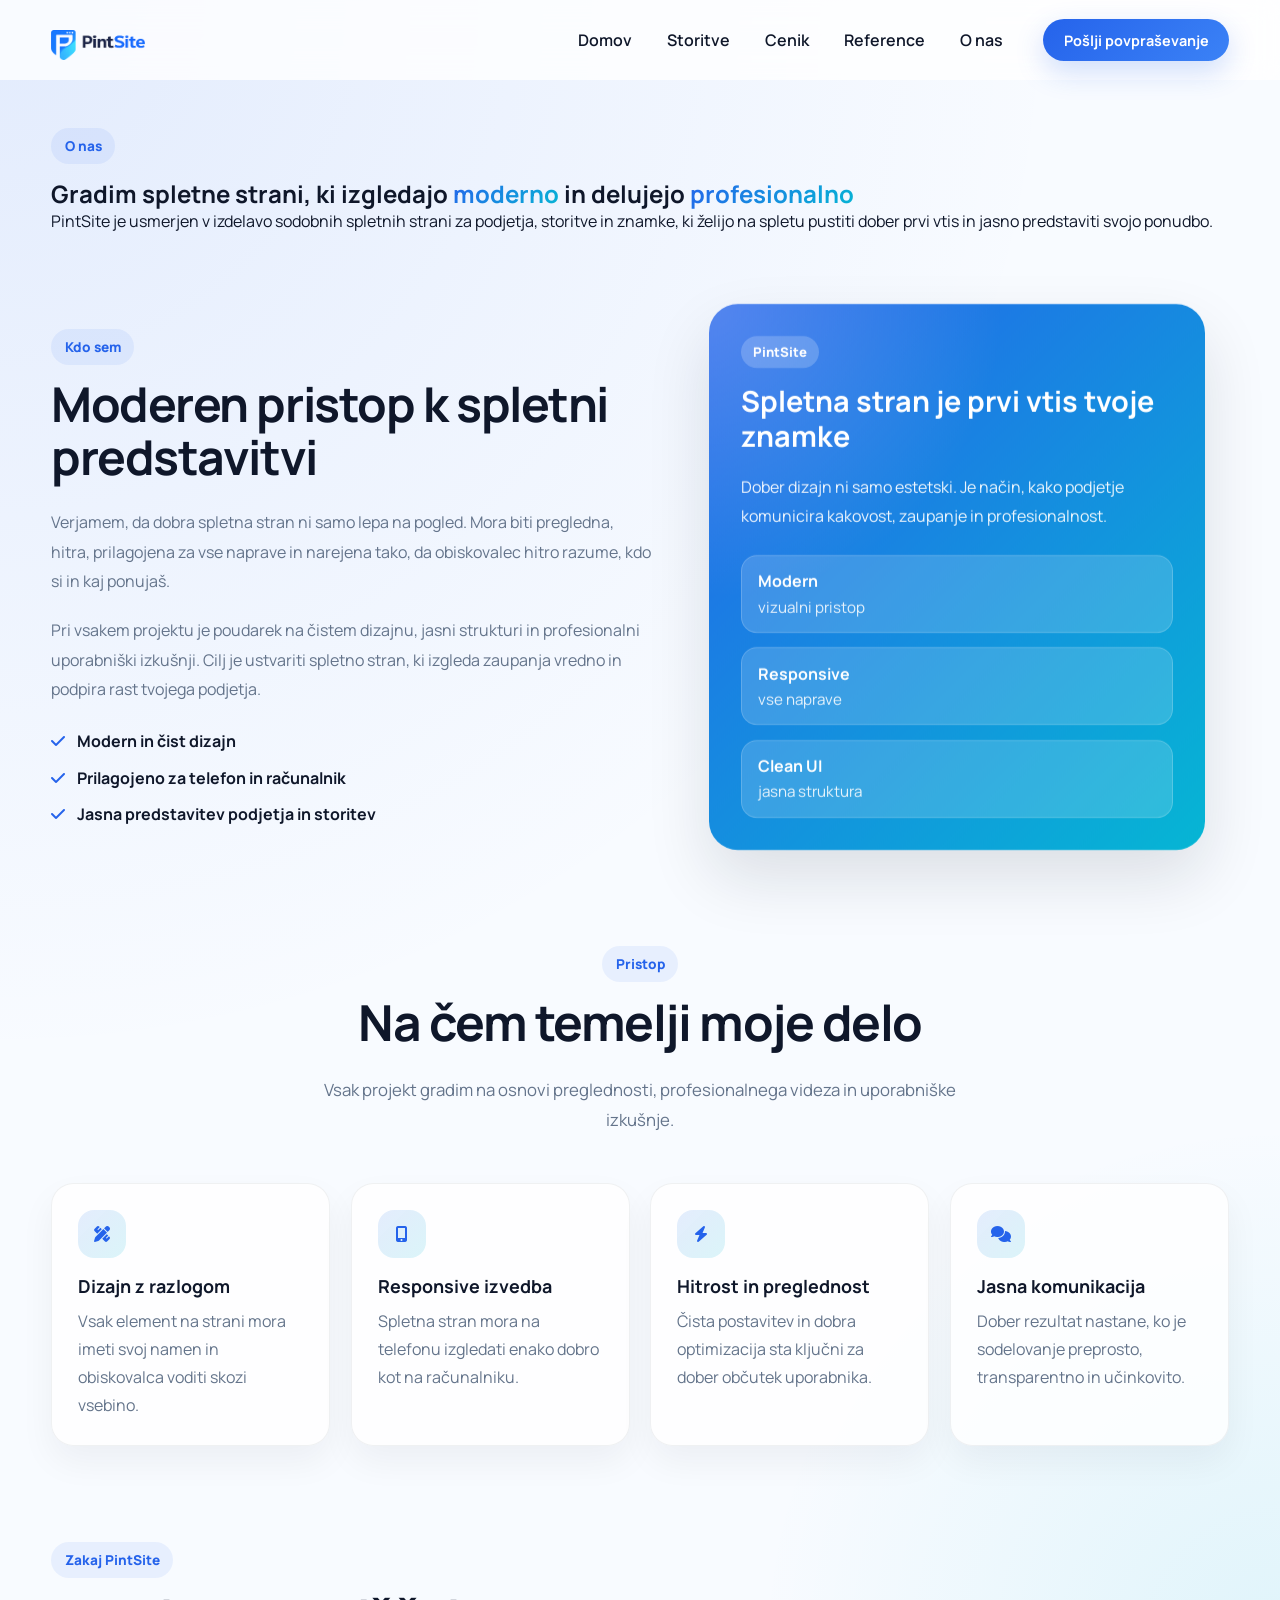
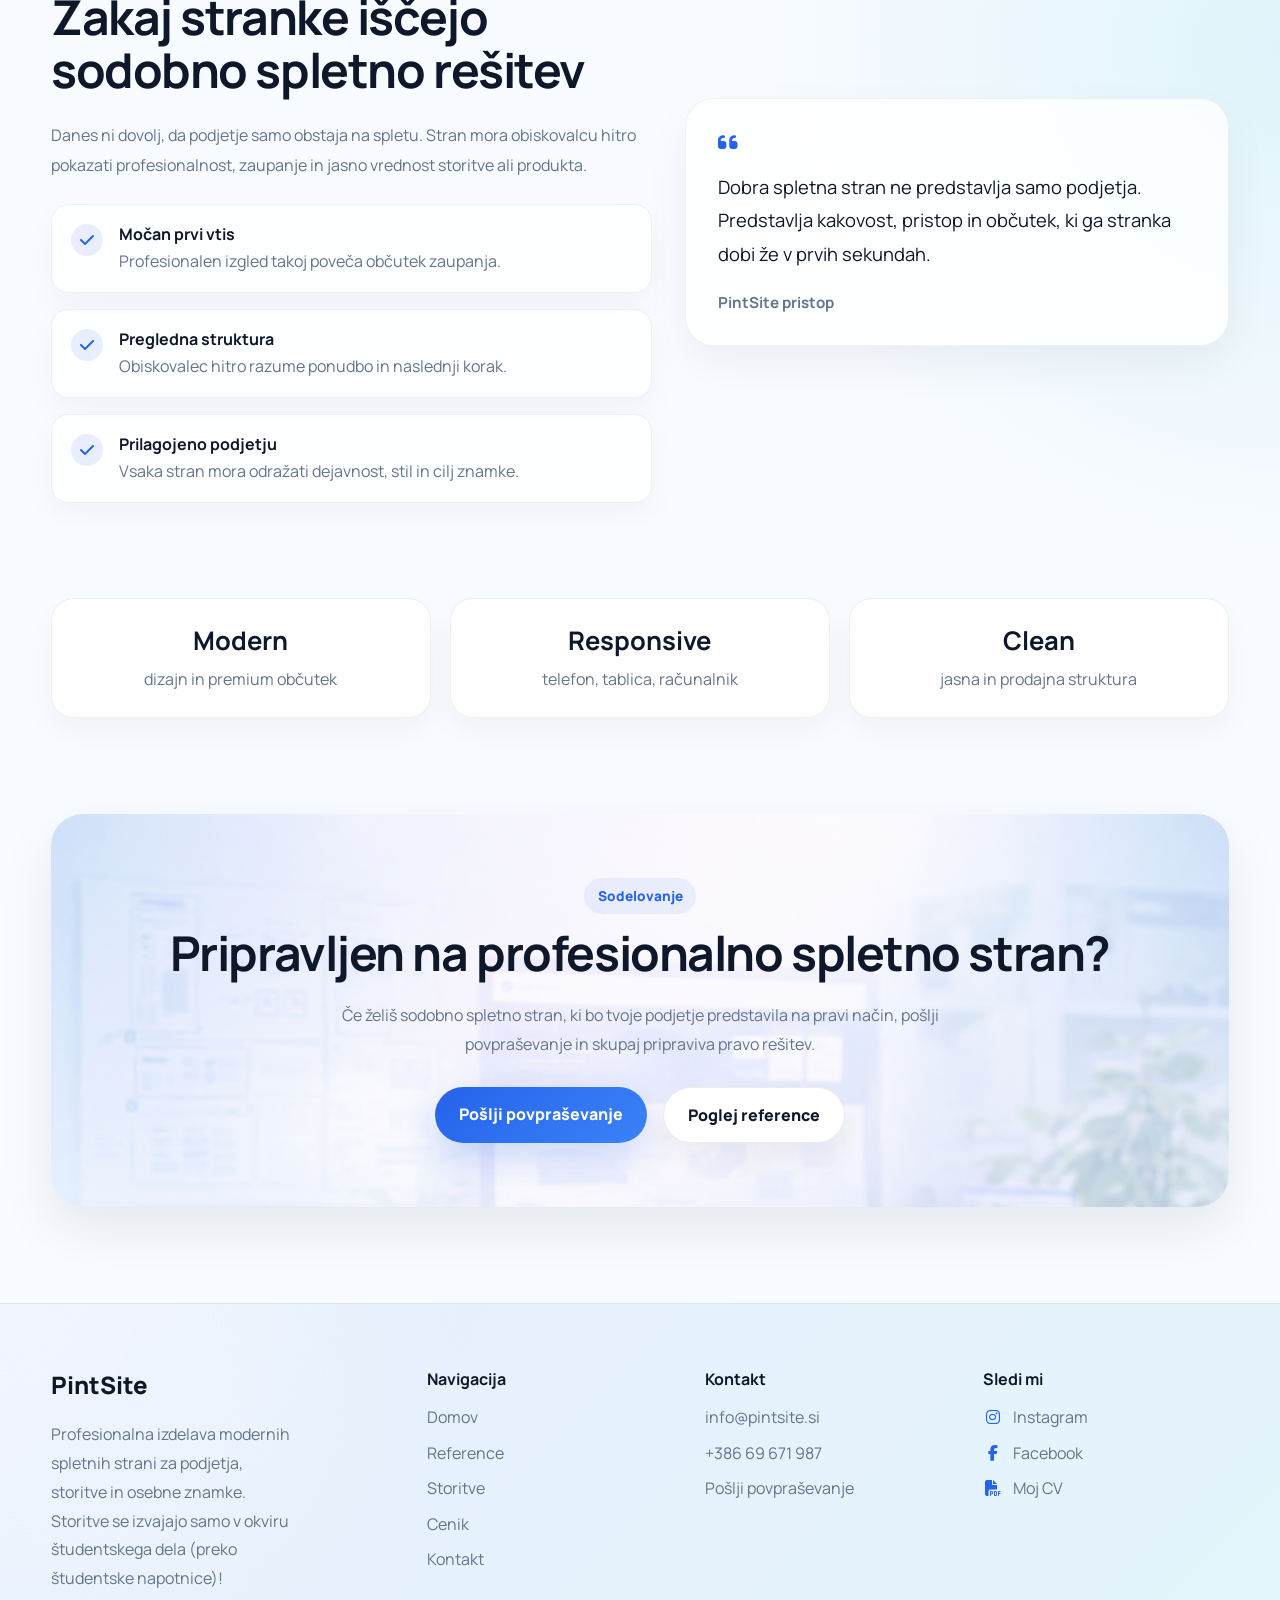
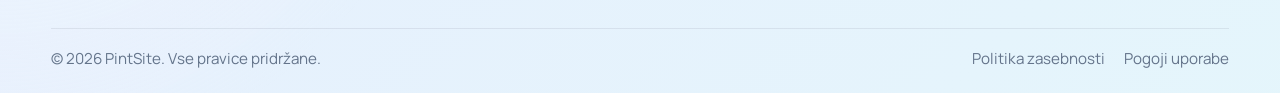
<file: onas.html>
<!DOCTYPE html>
<html lang="sl">
<head>
  <meta charset="UTF-8">
  <meta name="viewport" content="width=device-width, initial-scale=1.0">

  <!-- SEO -->
  <title>Izdelava spletnih strani | PintSite</title>
  <meta name="description" content="Profesionalna izdelava modernih spletnih strani. Hitre, SEO optimizirane in prilagojene za vse naprave. Kontaktirajte PintSite še danes.">
  <meta name="keywords" content="izdelava spletnih strani, spletne strani, web design, SEO, PintSite">
  <meta name="author" content="Jure Pintar">

  <!-- Open Graph (za social media) -->
  <meta property="og:title" content="Izdelava spletnih strani | PintSite">
  <meta property="og:description" content="Modern design, hitrost in SEO optimizacija za tvojo spletno stran.">
  <meta property="og:type" content="website">
  <meta property="og:url" content="https://www.pintsite.si">
  <meta property="og:image" content="https://www.pintsite.si/preview.jpg">

  <!-- Twitter -->
  <meta name="twitter:card" content="summary_large_image">

  <!-- FAVICON -->
  <link rel="icon" href="favicon.ico" type="image/x-icon">
  <link rel="icon" type="image/png" sizes="32x32" href="favicon-32x32.png">
  <link rel="icon" type="image/png" sizes="16x16" href="favicon-16x16.png">

  <!-- GOOGLE FONTS (modern, clean) -->
  <link href="https://fonts.googleapis.com/css2?family=Manrope:wght@300;400;500;600;700&display=swap" rel="stylesheet">

  <!-- FONT AWESOME -->
  <link rel="stylesheet" href="https://cdnjs.cloudflare.com/ajax/libs/font-awesome/6.5.0/css/all.min.css">

  <!-- CSS -->
  <link rel="stylesheet" href="style.css">

  <!-- GOOGLE ANALYTICS + CONSENT MODE -->
  <script>
    window.dataLayer = window.dataLayer || [];
    function gtag(){dataLayer.push(arguments);}

    /* PRIVZETO: analytics izklopljen */
    gtag('consent', 'default', {
      'analytics_storage': 'denied'
    });
  </script>

  <script async src="https://www.googletagmanager.com/gtag/js?id=G-1MD7E1JDKN"></script>

  <script>
    gtag('js', new Date());
    gtag('config', 'G-1MD7E1JDKN');
  </script>
</head>

<!-- COOKIE BANNER -->
<div class="cookie-banner" id="cookie-banner" role="dialog" aria-live="polite" aria-label="Obvestilo o piškotkih">
  <div class="cookie-banner-inner">
    <div class="cookie-banner-text">
      <h3>Piškotki</h3>
      <p>
        Spletna stran uporablja nujne piškotke za delovanje strani. Analitični piškotki se uporabljajo samo z vašim soglasjem.
        Več informacij najdete v <a href="zasebnost.html">politiki zasebnosti</a>.
      </p>
    </div>

    <div class="cookie-banner-actions">
      <button type="button" class="cookie-btn cookie-btn-secondary" id="cookie-decline">
        Zavrni
      </button>
      <button type="button" class="cookie-btn cookie-btn-primary" id="cookie-accept">
        Sprejmi
      </button>
    </div>
  </div>
</div>

<script>
  (function () {
    const COOKIE_KEY = "pintsite_cookie_consent";
    const banner = document.getElementById("cookie-banner");
    const acceptBtn = document.getElementById("cookie-accept");
    const declineBtn = document.getElementById("cookie-decline");

    function applyConsent(value) {
      if (value === "accepted") {
        gtag('consent', 'update', {
          'analytics_storage': 'granted'
        });
      } else {
        gtag('consent', 'update', {
          'analytics_storage': 'denied'
        });
      }
    }

    function saveConsent(value) {
      localStorage.setItem(COOKIE_KEY, value);
      applyConsent(value);
      banner.classList.remove("show");
    }

    function getConsent() {
      return localStorage.getItem(COOKIE_KEY);
    }

    document.addEventListener("DOMContentLoaded", function () {
      const consent = getConsent();

      if (!consent) {
        setTimeout(() => {
          banner.classList.add("show");
        }, 10000);
      } else {
        applyConsent(consent);
      }
    });

    acceptBtn.addEventListener("click", function () {
      saveConsent("accepted");
    });

    declineBtn.addEventListener("click", function () {
      saveConsent("declined");
    });
  })();
</script>

<body>

    <script>
    window.addEventListener("load", () => {
        const loader = document.getElementById("site-loader");
        setTimeout(() => {
        loader.classList.add("hidden");
        }, 450);
    });
    </script>
    
    <div class="site-loader" id="site-loader">
      <div class="site-loader-inner">
        <div class="loader-logo-wrap">
          <img src="Logopravitext.png" alt="PintSite logo" class="loader-logo">
        </div>
        <div class="loader-line"></div>
      </div>
    </div>

  <!-- HEADER -->
    <header class="header" id="header">
    <div class="header-inner">

        <!-- LOGO -->
        <a href="index.html" class="logo">
            <img src="Logopravitext.png" alt="PintSite Logo">
        </a>

        <!-- CENTER WRAP -->
        <div class="header-center" id="header-center">
            <nav class="nav" id="nav">
                <a href="index.html">Domov</a>
                <a href="storitve.html">Storitve</a>
                <a href="cenik.html">Cenik</a>
                <a href="reference.html">Reference</a>
                <a href="onas.html">O nas</a>
            </nav>

            <a href="kontakt.html" class="cta-btn">
            Pošlji povpraševanje
            </a>
        </div>

        <!-- MOBILE -->
        <div class="menu-toggle" id="menu-toggle" aria-label="Odpri meni" aria-expanded="false" aria-controls="header-center">
            <span></span>
            <span></span>
            <span></span>
        </div>

    </div>
    </header>

  <main>
    <!-- HERO -->
    <section class="page-hero about-hero">
      <div class="section-container center fade-in">
        <span class="section-badge fade-in fade-delay-1">O nas</span>
        <h1 class="fade-in fade-delay-2">Gradim spletne strani, ki izgledajo <span class="modernapisgradient">moderno</span> in delujejo <span class="modernapisgradient">profesionalno</span></h1>
        <p class="fade-in fade-delay-3">
          PintSite je usmerjen v izdelavo sodobnih spletnih strani za podjetja, storitve in znamke,
          ki želijo na spletu pustiti dober prvi vtis in jasno predstaviti svojo ponudbo.
        </p>
      </div>
    </section>

    <!-- ABOUT INTRO -->
    <section class="about-intro-section">
      <div class="section-container">
        <div class="about-intro-grid">

          <div class="about-intro-content fade-in">
            <span class="section-badge fade-in fade-delay-1">Kdo sem</span>
            <h2 class="fade-in fade-delay-2">Moderen pristop k spletni predstavitvi</h2>
            <p class="fade-in fade-delay-3">
              Verjamem, da dobra spletna stran ni samo lepa na pogled. Mora biti pregledna,
              hitra, prilagojena za vse naprave in narejena tako, da obiskovalec hitro razume,
              kdo si in kaj ponujaš.
            </p>
            <p class="fade-in fade-delay-4">
              Pri vsakem projektu je poudarek na čistem dizajnu, jasni strukturi in profesionalni
              uporabniški izkušnji. Cilj je ustvariti spletno stran, ki izgleda zaupanja vredno
              in podpira rast tvojega podjetja.
            </p>

            <div class="about-highlights">
              <div class="about-highlight fade-in fade-delay-1">
                <i class="fa-solid fa-check"></i>
                <span>Modern in čist dizajn</span>
              </div>
              <div class="about-highlight fade-in fade-delay-2">
                <i class="fa-solid fa-check"></i>
                <span>Prilagojeno za telefon in računalnik</span>
              </div>
              <div class="about-highlight fade-in fade-delay-3">
                <i class="fa-solid fa-check"></i>
                <span>Jasna predstavitev podjetja in storitev</span>
              </div>
            </div>
          </div>

          <div class="about-intro-card fade-in fade-delay-2">
            <div class="about-intro-card-inner">
              <span class="mini-tag">PintSite</span>
              <h3>Spletna stran je prvi vtis tvoje znamke</h3>
              <p>
                Dober dizajn ni samo estetski. Je način, kako podjetje komunicira kakovost,
                zaupanje in profesionalnost.
              </p>

              <div class="about-mini-stats">
                <div>
                  <strong>Modern</strong>
                  <span>vizualni pristop</span>
                </div>
                <div>
                  <strong>Responsive</strong>
                  <span>vse naprave</span>
                </div>
                <div>
                  <strong>Clean UI</strong>
                  <span>jasna struktura</span>
                </div>
              </div>
            </div>
          </div>

        </div>
      </div>
    </section>

    <!-- VALUES -->
    <section class="about-values-section">
      <div class="section-container">
        <div class="section-heading center fade-in">
          <span class="section-badge">Pristop</span>
          <h2>Na čem temelji moje delo</h2>
          <p>
            Vsak projekt gradim na osnovi preglednosti, profesionalnega videza in uporabniške izkušnje.
          </p>
        </div>

        <div class="about-values-grid">
          <article class="about-value-card fade-in fade-delay-1">
            <div class="about-value-icon">
              <i class="fa-solid fa-pen-ruler"></i>
            </div>
            <h3>Dizajn z razlogom</h3>
            <p>
              Vsak element na strani mora imeti svoj namen in obiskovalca voditi skozi vsebino.
            </p>
          </article>

          <article class="about-value-card fade-in fade-delay-2">
            <div class="about-value-icon">
              <i class="fa-solid fa-mobile-screen-button"></i>
            </div>
            <h3>Responsive izvedba</h3>
            <p>
              Spletna stran mora na telefonu izgledati enako dobro kot na računalniku.
            </p>
          </article>

          <article class="about-value-card fade-in fade-delay-3">
            <div class="about-value-icon">
              <i class="fa-solid fa-bolt"></i>
            </div>
            <h3>Hitrost in preglednost</h3>
            <p>
              Čista postavitev in dobra optimizacija sta ključni za dober občutek uporabnika.
            </p>
          </article>

          <article class="about-value-card fade-in fade-delay-4">
            <div class="about-value-icon">
              <i class="fa-solid fa-comments"></i>
            </div>
            <h3>Jasna komunikacija</h3>
            <p>
              Dober rezultat nastane, ko je sodelovanje preprosto, transparentno in učinkovito.
            </p>
          </article>
        </div>
      </div>
    </section>

    <!-- WHY -->
    <section class="about-why-section">
      <div class="section-container">
        <div class="about-why-grid">

          <div class="about-why-left fade-in">
            <span class="section-badge fade-in fade-delay-1">Zakaj PintSite</span>
            <h2 class="fade-in fade-delay-2">Zakaj stranke iščejo sodobno spletno rešitev</h2>
            <p class="fade-in fade-delay-3">
              Danes ni dovolj, da podjetje samo obstaja na spletu. Stran mora obiskovalcu hitro
              pokazati profesionalnost, zaupanje in jasno vrednost storitve ali produkta.
            </p>

            <div class="about-why-list">
              <div class="about-why-item fade-in fade-delay-1">
                <i class="fa-solid fa-check"></i>
                <div>
                  <strong>Močan prvi vtis</strong>
                  <span>Profesionalen izgled takoj poveča občutek zaupanja.</span>
                </div>
              </div>

              <div class="about-why-item fade-in fade-delay-2">
                <i class="fa-solid fa-check"></i>
                <div>
                  <strong>Pregledna struktura</strong>
                  <span>Obiskovalec hitro razume ponudbo in naslednji korak.</span>
                </div>
              </div>

              <div class="about-why-item fade-in fade-delay-3">
                <i class="fa-solid fa-check"></i>
                <div>
                  <strong>Prilagojeno podjetju</strong>
                  <span>Vsaka stran mora odražati dejavnost, stil in cilj znamke.</span>
                </div>
              </div>
            </div>
          </div>

          <div class="about-why-right fade-in fade-delay-2">
            <div class="about-quote-card">
              <i class="fa-solid fa-quote-left"></i>
              <p>
                Dobra spletna stran ne predstavlja samo podjetja. Predstavlja kakovost,
                pristop in občutek, ki ga stranka dobi že v prvih sekundah.
              </p>
              <strong>PintSite pristop</strong>
            </div>
          </div>

        </div>
      </div>
    </section>

    <!-- STATS -->
    <section class="about-stats-section">
      <div class="section-container">
        <div class="about-stats-grid">
          <div class="about-stat-card fade-in fade-delay-1">
            <strong>Modern</strong>
            <span>dizajn in premium občutek</span>
          </div>
          <div class="about-stat-card fade-in fade-delay-2">
            <strong>Responsive</strong>
            <span>telefon, tablica, računalnik</span>
          </div>
          <div class="about-stat-card fade-in fade-delay-3">
            <strong>Clean</strong>
            <span>jasna in prodajna struktura</span>
          </div>
        </div>
      </div>
    </section>

    <!-- CTA -->
    <section class="cta-section">
      <div class="section-container">
        <div class="cta-box fade-in">
          <span class="section-badge light fade-in fade-delay-1">Sodelovanje</span>
          <h2 class="fade-in fade-delay-2">Pripravljen na profesionalno spletno stran?</h2>
          <p class="fade-in fade-delay-3">
            Če želiš sodobno spletno stran, ki bo tvoje podjetje predstavila na pravi način,
            pošlji povpraševanje in skupaj pripraviva pravo rešitev.
          </p>

          <div class="cta-actions fade-in fade-delay-4">
            <a href="kontakt.html" class="hero-btn primary">Pošlji povpraševanje</a>
            <a href="reference.html" class="hero-btn secondary white">Poglej reference</a>
          </div>
        </div>
      </div>
    </section>
  </main>

  <!-- FOOTER -->
    <footer class="footer">
      <div class="footer-container">
        
        <div class="footer-brand">
          <a href="index.html" class="footer-logo">PintSite</a>
          <p>
            Profesionalna izdelava modernih spletnih strani za podjetja, storitve in osebne znamke.
          </p>
          <p>
            Storitve se izvajajo samo v okviru študentskega dela (preko študentske napotnice)!
          </p>
        </div>

        <div class="footer-links">
          <h4>Navigacija</h4>
          <a href="index.html">Domov</a>
          <a href="reference.html">Reference</a>
          <a href="storitve.html">Storitve</a>
          <a href="cenik.html">Cenik</a>
          <a href="kontakt.html">Kontakt</a>
        </div>

        <div class="footer-links">
          <h4>Kontakt</h4>
          <a href="mailto:info@pintsite.si">info@pintsite.si</a>
          <a href="tel:+38640123456">+386 69 671 987</a>
          <a href="kontakt.html">Pošlji povpraševanje</a>
        </div>

        <div class="footer-links">
          <h4>Sledi mi</h4>
          <div class="social-links">
            <a href="https://www.instagram.com/pint_jure/" aria-label="Instagram">
              <i class="fa-brands fa-instagram"></i> Instagram
            </a>

            <a href="https://www.facebook.com/profile.php?id=100080023540515" aria-label="Facebook">
              <i class="fa-brands fa-facebook-f"></i> Facebook
            </a>

            <a href="/pintsitecv.pdf" target="_blank" aria-label="CV">
              <i class="fa-solid fa-file-pdf"></i> Moj CV
            </a>
          </div>
        </div>

      </div>

      <div class="footer-bottom">
        <p>© 2026 PintSite. Vse pravice pridržane.</p>
        <div class="footer-bottom-links">
          <a href="zasebnost.html">Politika zasebnosti</a>
          <a href="pogoji.html">Pogoji uporabe</a>
        </div>
      </div>
    </footer>

  <!-- SCRIPT -->
  <script>
    const toggle = document.getElementById("menu-toggle");
    const headerCenter = document.getElementById("header-center");
    const header = document.getElementById("header");

    toggle.addEventListener("click", () => {
      headerCenter.classList.toggle("active");
      toggle.classList.toggle("active");

      const isOpen = headerCenter.classList.contains("active");
      toggle.setAttribute("aria-expanded", isOpen ? "true" : "false");
    });

    window.addEventListener("scroll", () => {
      if (window.scrollY > 50) {
        header.classList.add("scrolled");
      } else {
        header.classList.remove("scrolled");
      }
    });
  </script>

  <!-- ANIMATION SCRIPT -->
  <script>
    const observer = new IntersectionObserver(entries => {
      entries.forEach(entry => {
        if (entry.isIntersecting) {
          entry.target.classList.add("show");
        }
      });
    }, {
      threshold: 0.15
    });

    document.querySelectorAll(".fade-in").forEach(el => {
      observer.observe(el);
    });
  </script>

</body>
</html>
</file>
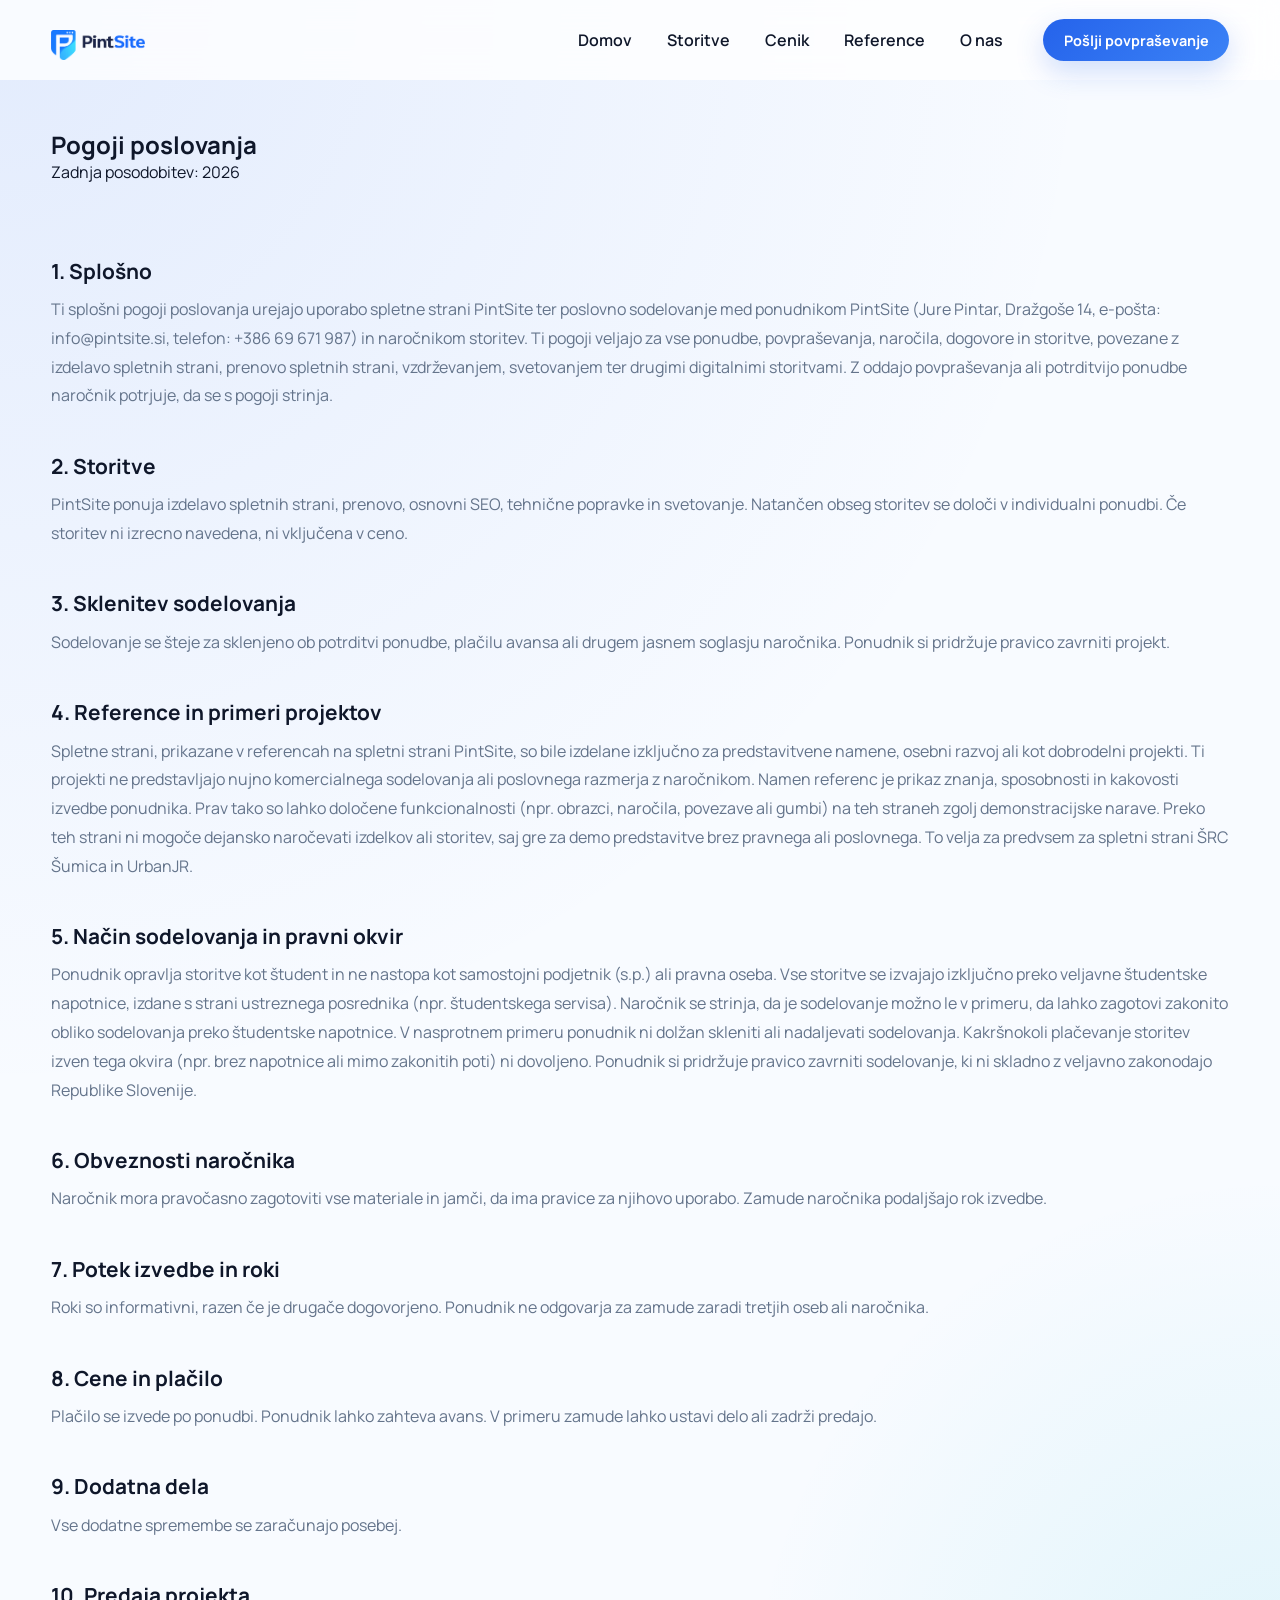
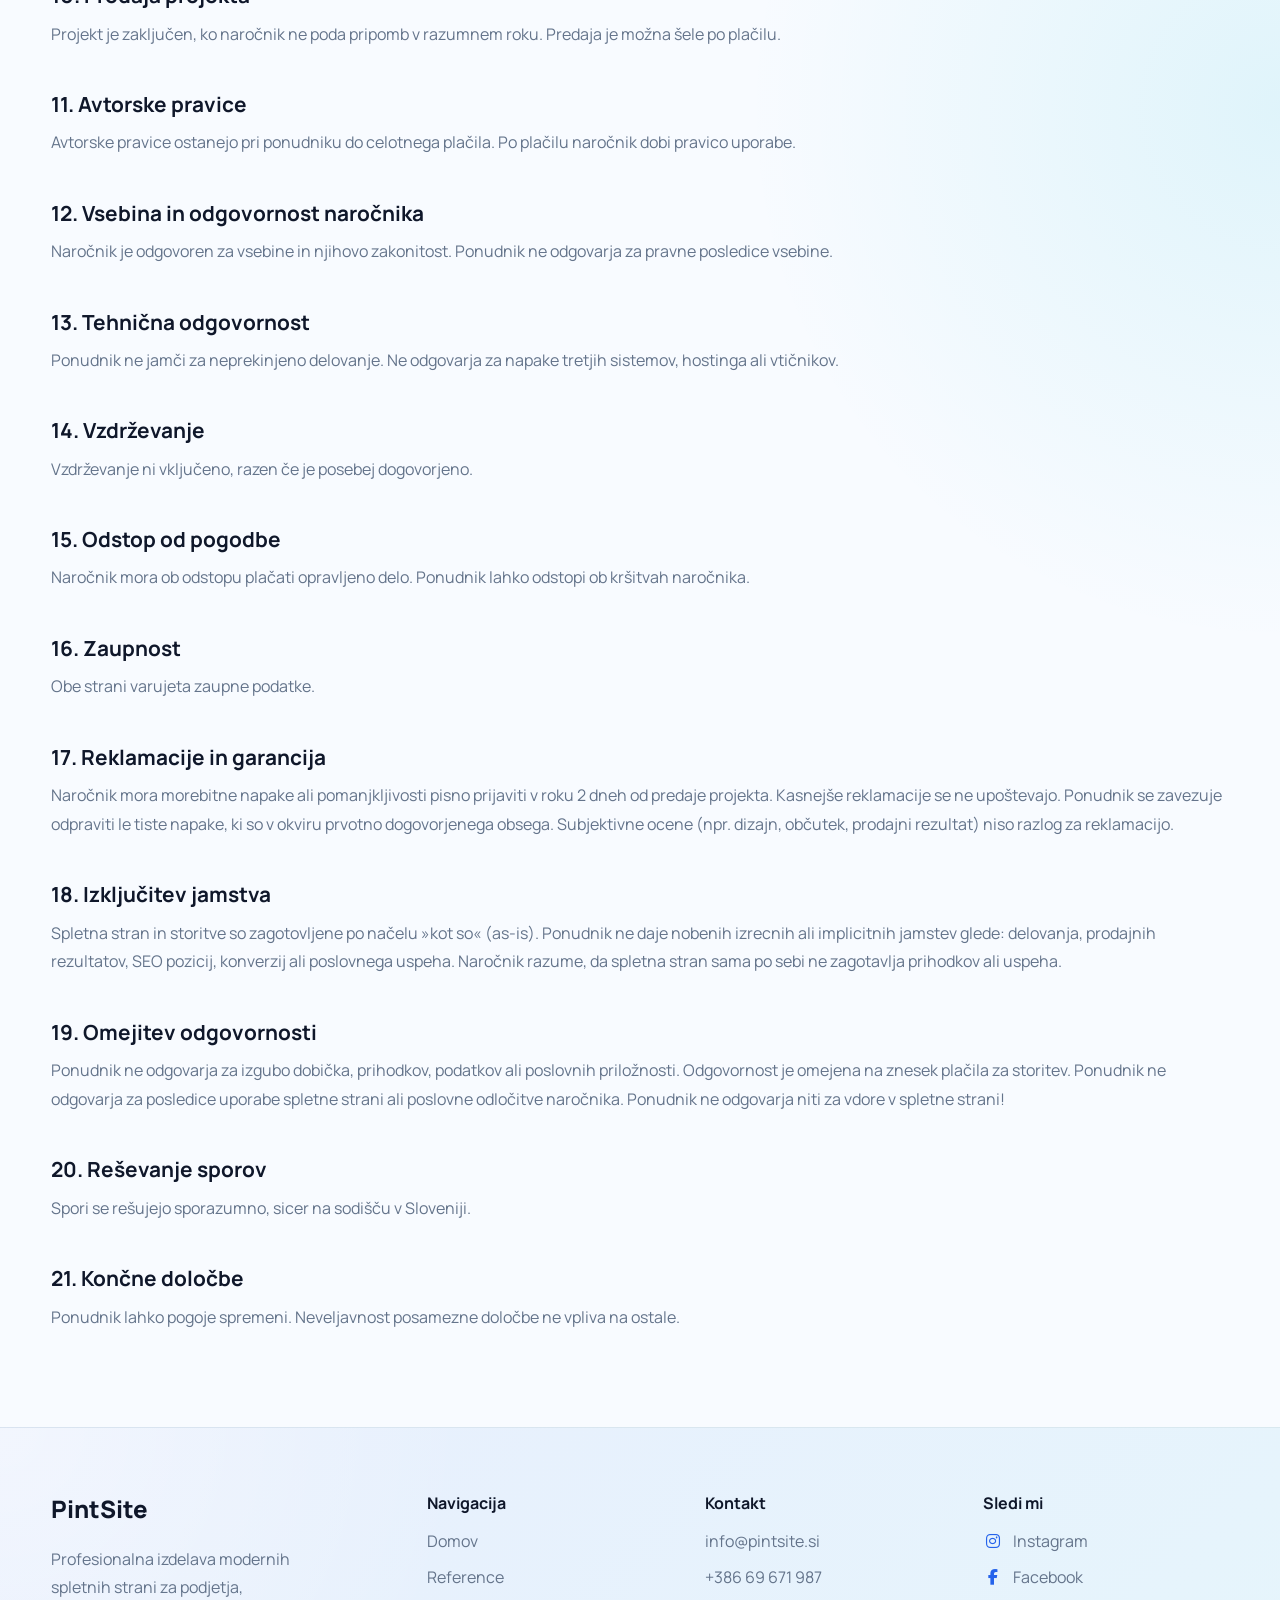
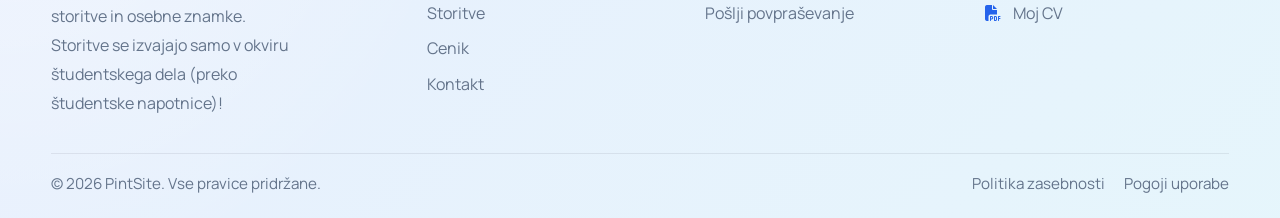
<file: pogoji.html>
<!DOCTYPE html>
<html lang="sl">
<head>
  <meta charset="UTF-8">
  <meta name="viewport" content="width=device-width, initial-scale=1.0">

  <!-- SEO -->
  <title>Izdelava spletnih strani | PintSite</title>
  <meta name="description" content="Profesionalna izdelava modernih spletnih strani. Hitre, SEO optimizirane in prilagojene za vse naprave. Kontaktirajte PintSite še danes.">
  <meta name="keywords" content="izdelava spletnih strani, spletne strani, web design, SEO, PintSite">
  <meta name="author" content="Jure Pintar">

  <!-- Open Graph (za social media) -->
  <meta property="og:title" content="Izdelava spletnih strani | PintSite">
  <meta property="og:description" content="Modern design, hitrost in SEO optimizacija za tvojo spletno stran.">
  <meta property="og:type" content="website">
  <meta property="og:url" content="https://www.pintsite.si">
  <meta property="og:image" content="https://www.pintsite.si/preview.jpg">

  <!-- Twitter -->
  <meta name="twitter:card" content="summary_large_image">

  <!-- FAVICON -->
  <link rel="icon" href="favicon.ico" type="image/x-icon">
  <link rel="icon" type="image/png" sizes="32x32" href="favicon-32x32.png">
  <link rel="icon" type="image/png" sizes="16x16" href="favicon-16x16.png">

  <!-- GOOGLE FONTS (modern, clean) -->
  <link href="https://fonts.googleapis.com/css2?family=Manrope:wght@300;400;500;600;700&display=swap" rel="stylesheet">

  <!-- FONT AWESOME -->
  <link rel="stylesheet" href="https://cdnjs.cloudflare.com/ajax/libs/font-awesome/6.5.0/css/all.min.css">

  <!-- CSS -->
  <link rel="stylesheet" href="style.css">

  <!-- GOOGLE ANALYTICS + CONSENT MODE -->
  <script>
    window.dataLayer = window.dataLayer || [];
    function gtag(){dataLayer.push(arguments);}

    /* PRIVZETO: analytics izklopljen */
    gtag('consent', 'default', {
      'analytics_storage': 'denied'
    });
  </script>

  <script async src="https://www.googletagmanager.com/gtag/js?id=G-1MD7E1JDKN"></script>

  <script>
    gtag('js', new Date());
    gtag('config', 'G-1MD7E1JDKN');
  </script>
</head>

<!-- COOKIE BANNER -->
<div class="cookie-banner" id="cookie-banner" role="dialog" aria-live="polite" aria-label="Obvestilo o piškotkih">
  <div class="cookie-banner-inner">
    <div class="cookie-banner-text">
      <h3>Piškotki</h3>
      <p>
        Spletna stran uporablja nujne piškotke za delovanje strani. Analitični piškotki se uporabljajo samo z vašim soglasjem.
        Več informacij najdete v <a href="zasebnost.html">politiki zasebnosti</a>.
      </p>
    </div>

    <div class="cookie-banner-actions">
      <button type="button" class="cookie-btn cookie-btn-secondary" id="cookie-decline">
        Zavrni
      </button>
      <button type="button" class="cookie-btn cookie-btn-primary" id="cookie-accept">
        Sprejmi
      </button>
    </div>
  </div>
</div>

<script>
  (function () {
    const COOKIE_KEY = "pintsite_cookie_consent";
    const banner = document.getElementById("cookie-banner");
    const acceptBtn = document.getElementById("cookie-accept");
    const declineBtn = document.getElementById("cookie-decline");

    function applyConsent(value) {
      if (value === "accepted") {
        gtag('consent', 'update', {
          'analytics_storage': 'granted'
        });
      } else {
        gtag('consent', 'update', {
          'analytics_storage': 'denied'
        });
      }
    }

    function saveConsent(value) {
      localStorage.setItem(COOKIE_KEY, value);
      applyConsent(value);
      banner.classList.remove("show");
    }

    function getConsent() {
      return localStorage.getItem(COOKIE_KEY);
    }

    document.addEventListener("DOMContentLoaded", function () {
      const consent = getConsent();

      if (!consent) {
        setTimeout(() => {
          banner.classList.add("show");
        }, 10000);
      } else {
        applyConsent(consent);
      }
    });

    acceptBtn.addEventListener("click", function () {
      saveConsent("accepted");
    });

    declineBtn.addEventListener("click", function () {
      saveConsent("declined");
    });
  })();
</script>

<body>

    <script>
    window.addEventListener("load", () => {
        const loader = document.getElementById("site-loader");
        setTimeout(() => {
        loader.classList.add("hidden");
        }, 450);
    });
    </script>
    
    <div class="site-loader" id="site-loader">
      <div class="site-loader-inner">
        <div class="loader-logo-wrap">
          <img src="Logopravitext.png" alt="PintSite logo" class="loader-logo">
        </div>
        <div class="loader-line"></div>
      </div>
    </div>

    <!-- HEADER -->
    <header class="header" id="header">
    <div class="header-inner">

        <!-- LOGO -->
        <a href="index.html" class="logo">
            <img src="Logopravitext.png" alt="PintSite Logo">
        </a>

        <!-- CENTER WRAP -->
        <div class="header-center" id="header-center">
            <nav class="nav" id="nav">
                <a href="index.html">Domov</a>
                <a href="storitve.html">Storitve</a>
                <a href="cenik.html">Cenik</a>
                <a href="reference.html">Reference</a>
                <a href="onas.html">O nas</a>
            </nav>

            <a href="kontakt.html" class="cta-btn">
            Pošlji povpraševanje
            </a>
        </div>

        <!-- MOBILE -->
        <div class="menu-toggle" id="menu-toggle" aria-label="Odpri meni" aria-expanded="false" aria-controls="header-center">
            <span></span>
            <span></span>
            <span></span>
        </div>

    </div>
    </header>

    <!-- HEADER SCRIPT -->
    <script>
        const toggle = document.getElementById("menu-toggle");
        const headerCenter = document.getElementById("header-center");
        const header = document.getElementById("header");

        toggle.addEventListener("click", () => {
        headerCenter.classList.toggle("active");
        toggle.classList.toggle("active");

        const isOpen = headerCenter.classList.contains("active");
        toggle.setAttribute("aria-expanded", isOpen ? "true" : "false");
        });

        window.addEventListener("scroll", () => {
        if (window.scrollY > 50) {
            header.classList.add("scrolled");
        } else {
            header.classList.remove("scrolled");
        }
        });
    </script>

<main>

<section class="page-hero legal-hero">
  <div class="section-container center">
    <h1>Pogoji poslovanja</h1>
    <p>Zadnja posodobitev: 2026</p>
  </div>
</section>

<section class="legal-section">
  <div class="section-container legal-container">

    <h2>1. Splošno</h2>
    <p>
      Ti splošni pogoji poslovanja urejajo uporabo spletne strani PintSite ter poslovno sodelovanje med ponudnikom
      PintSite (Jure Pintar, Dražgoše 14, e-pošta: info@pintsite.si, telefon: +386 69 671 987) in naročnikom storitev.
      Ti pogoji veljajo za vse ponudbe, povpraševanja, naročila, dogovore in storitve, povezane z izdelavo spletnih strani,
      prenovo spletnih strani, vzdrževanjem, svetovanjem ter drugimi digitalnimi storitvami.
      Z oddajo povpraševanja ali potrditvijo ponudbe naročnik potrjuje, da se s pogoji strinja.
    </p>

    <h2>2. Storitve</h2>
    <p>
      PintSite ponuja izdelavo spletnih strani, prenovo, osnovni SEO, tehnične popravke in svetovanje.
      Natančen obseg storitev se določi v individualni ponudbi.
      Če storitev ni izrecno navedena, ni vključena v ceno.
    </p>

    <h2>3. Sklenitev sodelovanja</h2>
    <p>
      Sodelovanje se šteje za sklenjeno ob potrditvi ponudbe, plačilu avansa ali drugem jasnem soglasju naročnika.
      Ponudnik si pridržuje pravico zavrniti projekt.
    </p>

    <h2>4. Reference in primeri projektov</h2>
    <p>
      Spletne strani, prikazane v referencah na spletni strani PintSite, so bile izdelane
      izključno za predstavitvene namene, osebni razvoj ali kot dobrodelni projekti.
      Ti projekti ne predstavljajo nujno komercialnega sodelovanja ali poslovnega razmerja z naročnikom.
      
      Namen referenc je prikaz znanja, sposobnosti in kakovosti izvedbe ponudnika.

      Prav tako so lahko določene funkcionalnosti (npr. obrazci, naročila, povezave ali gumbi) na teh straneh
      zgolj demonstracijske narave. Preko teh strani ni mogoče dejansko naročevati izdelkov ali storitev,
      saj gre za demo predstavitve brez pravnega ali poslovnega. To velja za predvsem za spletni strani ŠRC Šumica in UrbanJR.
    </p>

    <h2>5. Način sodelovanja in pravni okvir</h2>
    <p>
      Ponudnik opravlja storitve kot študent in ne nastopa kot samostojni podjetnik (s.p.) ali pravna oseba.
      Vse storitve se izvajajo izključno preko veljavne študentske napotnice, izdane s strani ustreznega posrednika
      (npr. študentskega servisa).
      
      Naročnik se strinja, da je sodelovanje možno le v primeru, da lahko zagotovi zakonito obliko sodelovanja
      preko študentske napotnice. V nasprotnem primeru ponudnik ni dolžan skleniti ali nadaljevati sodelovanja.
      
      Kakršnokoli plačevanje storitev izven tega okvira (npr. brez napotnice ali mimo zakonitih poti) ni dovoljeno.
      Ponudnik si pridržuje pravico zavrniti sodelovanje, ki ni skladno z veljavno zakonodajo Republike Slovenije.
    </p>

    <h2>6. Obveznosti naročnika</h2>
    <p>
      Naročnik mora pravočasno zagotoviti vse materiale in jamči, da ima pravice za njihovo uporabo.
      Zamude naročnika podaljšajo rok izvedbe.
    </p>

    <h2>7. Potek izvedbe in roki</h2>
    <p>
      Roki so informativni, razen če je drugače dogovorjeno.
      Ponudnik ne odgovarja za zamude zaradi tretjih oseb ali naročnika.
    </p>

    <h2>8. Cene in plačilo</h2>
    <p>
      Plačilo se izvede po ponudbi. Ponudnik lahko zahteva avans.
      V primeru zamude lahko ustavi delo ali zadrži predajo.
    </p>

    <h2>9. Dodatna dela</h2>
    <p>
      Vse dodatne spremembe se zaračunajo posebej.
    </p>

    <h2>10. Predaja projekta</h2>
    <p>
      Projekt je zaključen, ko naročnik ne poda pripomb v razumnem roku.
      Predaja je možna šele po plačilu.
    </p>

    <h2>11. Avtorske pravice</h2>
    <p>
      Avtorske pravice ostanejo pri ponudniku do celotnega plačila.
      Po plačilu naročnik dobi pravico uporabe.
    </p>

    <h2>12. Vsebina in odgovornost naročnika</h2>
    <p>
      Naročnik je odgovoren za vsebine in njihovo zakonitost.
      Ponudnik ne odgovarja za pravne posledice vsebine.
    </p>

    <h2>13. Tehnična odgovornost</h2>
    <p>
      Ponudnik ne jamči za neprekinjeno delovanje.
      Ne odgovarja za napake tretjih sistemov, hostinga ali vtičnikov.
    </p>

    <h2>14. Vzdrževanje</h2>
    <p>
      Vzdrževanje ni vključeno, razen če je posebej dogovorjeno.
    </p>

    <h2>15. Odstop od pogodbe</h2>
    <p>
      Naročnik mora ob odstopu plačati opravljeno delo.
      Ponudnik lahko odstopi ob kršitvah naročnika.
    </p>

    <h2>16. Zaupnost</h2>
    <p>
      Obe strani varujeta zaupne podatke.
    </p>

    <h2>17. Reklamacije in garancija</h2>
    <p>
      Naročnik mora morebitne napake ali pomanjkljivosti pisno prijaviti v roku 2 dneh od predaje projekta.
      Kasnejše reklamacije se ne upoštevajo.
      Ponudnik se zavezuje odpraviti le tiste napake, ki so v okviru prvotno dogovorjenega obsega.
      Subjektivne ocene (npr. dizajn, občutek, prodajni rezultat) niso razlog za reklamacijo.
    </p>

    <h2>18. Izključitev jamstva</h2>
    <p>
      Spletna stran in storitve so zagotovljene po načelu »kot so« (as-is).
      Ponudnik ne daje nobenih izrecnih ali implicitnih jamstev glede:
      delovanja, prodajnih rezultatov, SEO pozicij, konverzij ali poslovnega uspeha.
      Naročnik razume, da spletna stran sama po sebi ne zagotavlja prihodkov ali uspeha.
    </p>

    <h2>19. Omejitev odgovornosti</h2>
    <p>
      Ponudnik ne odgovarja za izgubo dobička, prihodkov, podatkov ali poslovnih priložnosti.
      Odgovornost je omejena na znesek plačila za storitev.
      Ponudnik ne odgovarja za posledice uporabe spletne strani ali poslovne odločitve naročnika.
      Ponudnik ne odgovarja niti za vdore v spletne strani!
    </p>

    <h2>20. Reševanje sporov</h2>
    <p>
      Spori se rešujejo sporazumno, sicer na sodišču v Sloveniji.
    </p>

    <h2>21. Končne določbe</h2>
    <p>
      Ponudnik lahko pogoje spremeni.
      Neveljavnost posamezne določbe ne vpliva na ostale.
    </p>

  </div>
</section>

</main>

<!-- FOOTER -->
    <footer class="footer">
      <div class="footer-container">
        
        <div class="footer-brand">
          <a href="index.html" class="footer-logo">PintSite</a>
          <p>
            Profesionalna izdelava modernih spletnih strani za podjetja, storitve in osebne znamke.
          </p>
          <p>
            Storitve se izvajajo samo v okviru študentskega dela (preko študentske napotnice)!
          </p>
        </div>

        <div class="footer-links">
          <h4>Navigacija</h4>
          <a href="index.html">Domov</a>
          <a href="reference.html">Reference</a>
          <a href="storitve.html">Storitve</a>
          <a href="cenik.html">Cenik</a>
          <a href="kontakt.html">Kontakt</a>
        </div>

        <div class="footer-links">
          <h4>Kontakt</h4>
          <a href="mailto:info@pintsite.si">info@pintsite.si</a>
          <a href="tel:+38640123456">+386 69 671 987</a>
          <a href="kontakt.html">Pošlji povpraševanje</a>
        </div>

        <div class="footer-links">
          <h4>Sledi mi</h4>
          <div class="social-links">
            <a href="https://www.instagram.com/pint_jure/" aria-label="Instagram">
              <i class="fa-brands fa-instagram"></i> Instagram
            </a>

            <a href="https://www.facebook.com/profile.php?id=100080023540515" aria-label="Facebook">
              <i class="fa-brands fa-facebook-f"></i> Facebook
            </a>

            <a href="/pintsitecv.pdf" target="_blank" aria-label="CV">
              <i class="fa-solid fa-file-pdf"></i> Moj CV
            </a>
          </div>
        </div>

      </div>

      <div class="footer-bottom">
        <p>© 2026 PintSite. Vse pravice pridržane.</p>
        <div class="footer-bottom-links">
          <a href="zasebnost.html">Politika zasebnosti</a>
          <a href="pogoji.html">Pogoji uporabe</a>
        </div>
      </div>
    </footer>

</body>
</html>
</file>
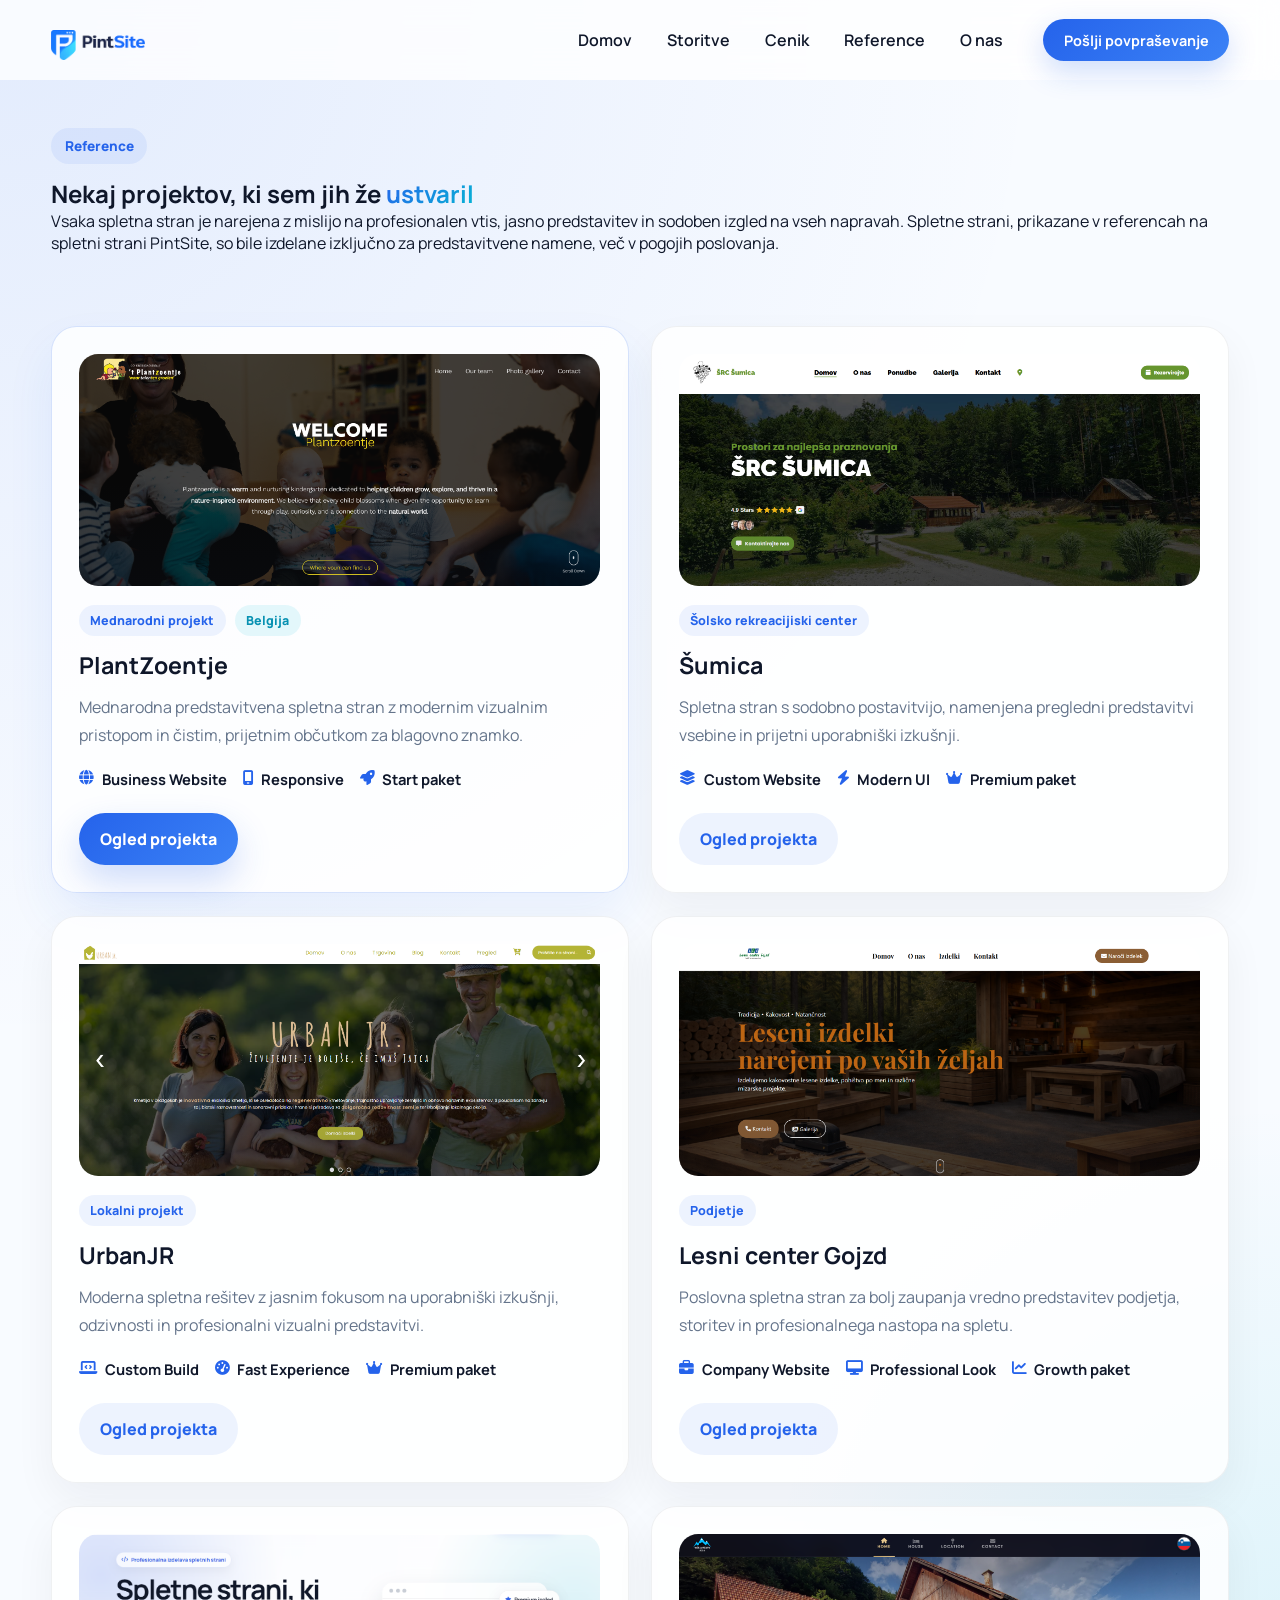
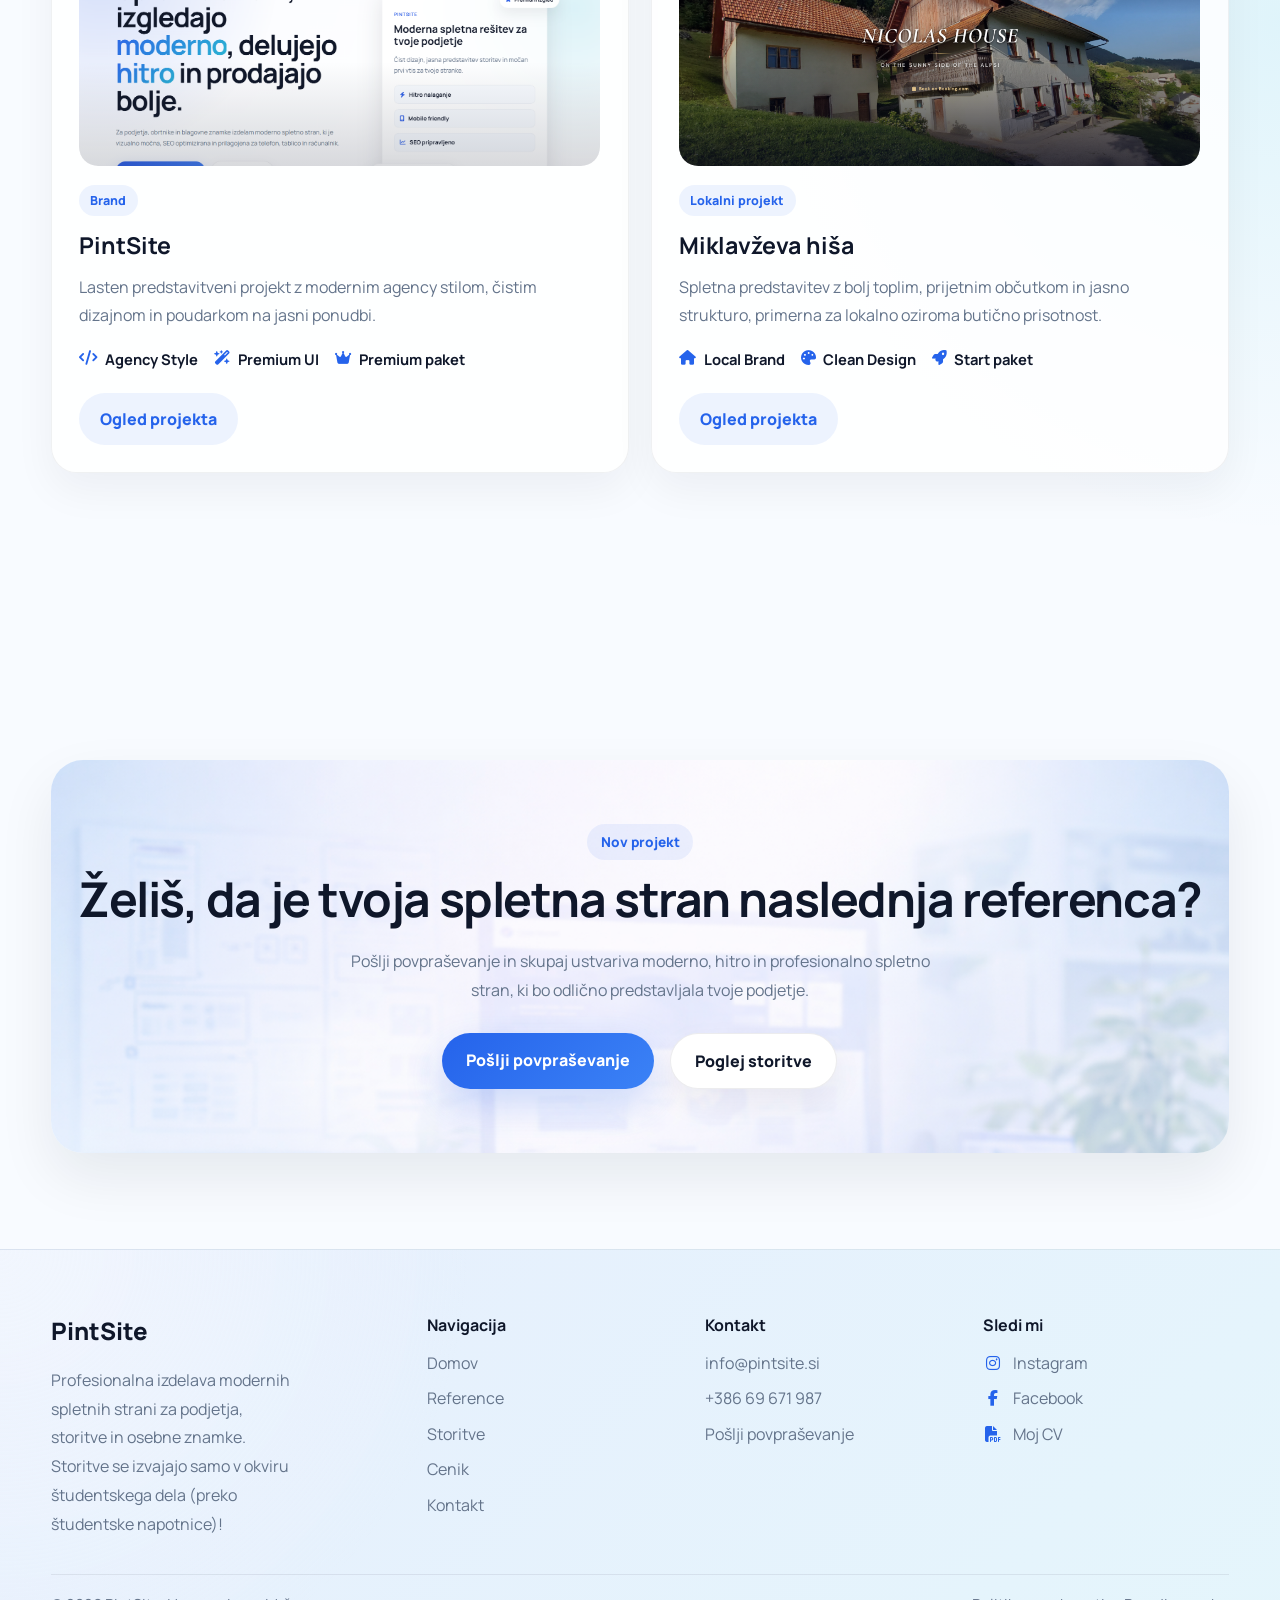
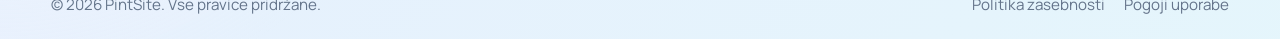
<file: reference.html>
<!DOCTYPE html>
<html lang="sl">
<head>
  <meta charset="UTF-8">
  <meta name="viewport" content="width=device-width, initial-scale=1.0">

  <!-- SEO -->
  <title>Izdelava spletnih strani | PintSite</title>
  <meta name="description" content="Profesionalna izdelava modernih spletnih strani. Hitre, SEO optimizirane in prilagojene za vse naprave. Kontaktirajte PintSite še danes.">
  <meta name="keywords" content="izdelava spletnih strani, spletne strani, web design, SEO, PintSite">
  <meta name="author" content="Jure Pintar">

  <!-- Open Graph (za social media) -->
  <meta property="og:title" content="Izdelava spletnih strani | PintSite">
  <meta property="og:description" content="Modern design, hitrost in SEO optimizacija za tvojo spletno stran.">
  <meta property="og:type" content="website">
  <meta property="og:url" content="https://www.pintsite.si">
  <meta property="og:image" content="https://www.pintsite.si/preview.jpg">

  <!-- Twitter -->
  <meta name="twitter:card" content="summary_large_image">

  <!-- FAVICON -->
  <link rel="icon" href="favicon.ico" type="image/x-icon">
  <link rel="icon" type="image/png" sizes="32x32" href="favicon-32x32.png">
  <link rel="icon" type="image/png" sizes="16x16" href="favicon-16x16.png">

  <!-- GOOGLE FONTS (modern, clean) -->
  <link href="https://fonts.googleapis.com/css2?family=Manrope:wght@300;400;500;600;700&display=swap" rel="stylesheet">

  <!-- FONT AWESOME -->
  <link rel="stylesheet" href="https://cdnjs.cloudflare.com/ajax/libs/font-awesome/6.5.0/css/all.min.css">

  <!-- CSS -->
  <link rel="stylesheet" href="style.css">

  <!-- GOOGLE ANALYTICS + CONSENT MODE -->
  <script>
    window.dataLayer = window.dataLayer || [];
    function gtag(){dataLayer.push(arguments);}

    /* PRIVZETO: analytics izklopljen */
    gtag('consent', 'default', {
      'analytics_storage': 'denied'
    });
  </script>

  <script async src="https://www.googletagmanager.com/gtag/js?id=G-1MD7E1JDKN"></script>

  <script>
    gtag('js', new Date());
    gtag('config', 'G-1MD7E1JDKN');
  </script>
</head>

<!-- COOKIE BANNER -->
<div class="cookie-banner" id="cookie-banner" role="dialog" aria-live="polite" aria-label="Obvestilo o piškotkih">
  <div class="cookie-banner-inner">
    <div class="cookie-banner-text">
      <h3>Piškotki</h3>
      <p>
        Spletna stran uporablja nujne piškotke za delovanje strani. Analitični piškotki se uporabljajo samo z vašim soglasjem.
        Več informacij najdete v <a href="zasebnost.html">politiki zasebnosti</a>.
      </p>
    </div>

    <div class="cookie-banner-actions">
      <button type="button" class="cookie-btn cookie-btn-secondary" id="cookie-decline">
        Zavrni
      </button>
      <button type="button" class="cookie-btn cookie-btn-primary" id="cookie-accept">
        Sprejmi
      </button>
    </div>
  </div>
</div>

<script>
  (function () {
    const COOKIE_KEY = "pintsite_cookie_consent";
    const banner = document.getElementById("cookie-banner");
    const acceptBtn = document.getElementById("cookie-accept");
    const declineBtn = document.getElementById("cookie-decline");

    function applyConsent(value) {
      if (value === "accepted") {
        gtag('consent', 'update', {
          'analytics_storage': 'granted'
        });
      } else {
        gtag('consent', 'update', {
          'analytics_storage': 'denied'
        });
      }
    }

    function saveConsent(value) {
      localStorage.setItem(COOKIE_KEY, value);
      applyConsent(value);
      banner.classList.remove("show");
    }

    function getConsent() {
      return localStorage.getItem(COOKIE_KEY);
    }

    document.addEventListener("DOMContentLoaded", function () {
      const consent = getConsent();

      if (!consent) {
        setTimeout(() => {
          banner.classList.add("show");
        }, 10000);
      } else {
        applyConsent(consent);
      }
    });

    acceptBtn.addEventListener("click", function () {
      saveConsent("accepted");
    });

    declineBtn.addEventListener("click", function () {
      saveConsent("declined");
    });
  })();
</script>

<body>

    <script>
    window.addEventListener("load", () => {
        const loader = document.getElementById("site-loader");
        setTimeout(() => {
        loader.classList.add("hidden");
        }, 450);
    });
    </script>
    
    <div class="site-loader" id="site-loader">
      <div class="site-loader-inner">
        <div class="loader-logo-wrap">
          <img src="Logopravitext.png" alt="PintSite logo" class="loader-logo">
        </div>
        <div class="loader-line"></div>
      </div>
    </div>

  <!-- HEADER -->
    <header class="header" id="header">
    <div class="header-inner">

        <!-- LOGO -->
        <a href="index.html" class="logo">
            <img src="Logopravitext.png" alt="PintSite Logo">
        </a>

        <!-- CENTER WRAP -->
        <div class="header-center" id="header-center">
            <nav class="nav" id="nav">
                <a href="index.html">Domov</a>
                <a href="storitve.html">Storitve</a>
                <a href="cenik.html">Cenik</a>
                <a href="reference.html">Reference</a>
                <a href="onas.html">O nas</a>
            </nav>

            <a href="kontakt.html" class="cta-btn">
            Pošlji povpraševanje
            </a>
        </div>

        <!-- MOBILE -->
        <div class="menu-toggle" id="menu-toggle" aria-label="Odpri meni" aria-expanded="false" aria-controls="header-center">
            <span></span>
            <span></span>
            <span></span>
        </div>

    </div>
    </header>

  <main>
    <!-- HERO -->
    <section class="page-hero references-hero">
      <div class="section-container center fade-in">
        <span class="section-badge fade-in fade-delay-1">Reference</span>
        <h1 class="fade-in fade-delay-2">Nekaj projektov, ki sem jih že <span class="modernapisgradient">ustvaril</span></h1>
        <p class="fade-in fade-delay-3">
          Vsaka spletna stran je narejena z mislijo na profesionalen vtis, jasno predstavitev
          in sodoben izgled na vseh napravah. Spletne strani, prikazane v referencah na spletni strani PintSite, so bile izdelane
          izključno za predstavitvene namene, več v pogojih poslovanja.
        </p>
      </div>
    </section>

    <!-- REFERENCES GRID -->
    <section class="references-section">
      <div class="section-container">
        <div class="references-grid">

          <!-- 1 -->
          <article class="reference-card featured-reference reveal-card">
            <div class="reference-image">
              <img src="Images/plantzoentje.png" alt="PlantZoentje spletna stran">
              <div class="reference-overlay">
                <span>Ogled strani</span>
                <i class="fa-solid fa-arrow-up-right-from-square"></i>
              </div>
              <a href="https://pintarbusiness.github.io/plantzoentje" target="_blank" rel="noopener noreferrer" class="reference-image-link" aria-label="Ogled projekta PlantZoentje"></a>
            </div>

            <div class="reference-top">
              <span class="reference-tag">Mednarodni projekt</span>
              <span class="reference-tag light">Belgija</span>
            </div>

            <h3>PlantZoentje</h3>
            <p>
              Mednarodna predstavitvena spletna stran z modernim vizualnim pristopom
              in čistim, prijetnim občutkom za blagovno znamko.
            </p>

            <div class="reference-meta">
              <span><i class="fa-solid fa-globe"></i> Business Website</span>
              <span><i class="fa-solid fa-mobile-screen"></i> Responsive</span>
              <span><i class="fa-solid fa-rocket"></i> Start paket</span>
            </div>

            <div class="reference-actions">
              <a href="https://pintarbusiness.github.io/plantzoentje" target="_blank" rel="noopener noreferrer" class="reference-btn primary">
                Ogled projekta
              </a>
            </div>
          </article>

          <!-- 2 -->
          <article class="reference-card reveal-card">
            <div class="reference-image">
              <img src="Images/sumica.png" alt="Šumica spletna stran">
              <div class="reference-overlay">
                <span>Ogled strani</span>
                <i class="fa-solid fa-arrow-up-right-from-square"></i>
              </div>
              <a href="https://sumica-production.up.railway.app" target="_blank" rel="noopener noreferrer" class="reference-image-link" aria-label="Ogled projekta Šumica"></a>
            </div>

            <div class="reference-top">
              <span class="reference-tag">Šolsko rekreacijiski center</span>
            </div>

            <h3>Šumica</h3>
            <p>
              Spletna stran s sodobno postavitvijo, namenjena pregledni predstavitvi
              vsebine in prijetni uporabniški izkušnji.
            </p>

            <div class="reference-meta">
              <span><i class="fa-solid fa-layer-group"></i> Custom Website</span>
              <span><i class="fa-solid fa-bolt"></i> Modern UI</span>
              <span><i class="fa-solid fa-crown"></i> Premium paket</span>
            </div>

            <div class="reference-actions">
              <a href="https://sumica-production.up.railway.app" target="_blank" rel="noopener noreferrer" class="reference-btn">
                Ogled projekta
              </a>
            </div>
          </article>

          <!-- 7 -->
          <article class="reference-card reveal-card">
            <div class="reference-image">
              <img src="Images/urbanjr.png" alt="UrbanJR spletna stran">
              <div class="reference-overlay">
                <span>Ogled strani</span>
                <i class="fa-solid fa-arrow-up-right-from-square"></i>
              </div>
              <a href="https://urbanjr.onrender.com/" target="_blank" rel="noopener noreferrer" class="reference-image-link" aria-label="Ogled projekta UrbanJR"></a>
            </div>

            <div class="reference-top">
              <span class="reference-tag">Lokalni projekt</span>
            </div>

            <h3>UrbanJR</h3>
            <p>
              Moderna spletna rešitev z jasnim fokusom na uporabniški izkušnji,
              odzivnosti in profesionalni vizualni predstavitvi.
            </p>

            <div class="reference-meta">
              <span><i class="fa-solid fa-laptop-code"></i> Custom Build</span>
              <span><i class="fa-solid fa-gauge-high"></i> Fast Experience</span>
              <span><i class="fa-solid fa-crown"></i> Premium paket</span>
            </div>

            <div class="reference-actions">
              <a href="https://urbanjr-production.up.railway.app" target="_blank" rel="noopener noreferrer" class="reference-btn">
                Ogled projekta
              </a>
            </div>
          </article>

          <!-- 3 -->
          <article class="reference-card reveal-card">
            <div class="reference-image">
              <img src="Images/lesnicentergojzd.png" alt="Lesni center Gojzd spletna stran">
              <div class="reference-overlay">
                <span>Ogled strani</span>
                <i class="fa-solid fa-arrow-up-right-from-square"></i>
              </div>
              <a href="https://lesnicentergojzd.si" target="_blank" rel="noopener noreferrer" class="reference-image-link" aria-label="Ogled projekta Lesni center Gojzd"></a>
            </div>

            <div class="reference-top">
              <span class="reference-tag">Podjetje</span>
            </div>

            <h3>Lesni center Gojzd</h3>
            <p>
              Poslovna spletna stran za bolj zaupanja vredno predstavitev podjetja,
              storitev in profesionalnega nastopa na spletu.
            </p>

            <div class="reference-meta">
              <span><i class="fa-solid fa-briefcase"></i> Company Website</span>
              <span><i class="fa-solid fa-desktop"></i> Professional Look</span>
              <span><i class="fa-solid fa-chart-line"></i> Growth paket</span>
            </div>

            <div class="reference-actions">
              <a href="https://lesnicentergojzd.si" target="_blank" rel="noopener noreferrer" class="reference-btn">
                Ogled projekta
              </a>
            </div>
          </article>

          <!-- 4 -->
          <article class="reference-card reveal-card">
            <div class="reference-image">
              <img src="Images/pintsite.png" alt="PintSite spletna stran">
              <div class="reference-overlay">
                <span>Ogled strani</span>
                <i class="fa-solid fa-arrow-up-right-from-square"></i>
              </div>
              <a href="https://pintarbusiness.github.io/pintsite" target="_blank" rel="noopener noreferrer" class="reference-image-link" aria-label="Ogled projekta PintSite"></a>
            </div>

            <div class="reference-top">
              <span class="reference-tag">Brand</span>
            </div>

            <h3>PintSite</h3>
            <p>
              Lasten predstavitveni projekt z modernim agency stilom, čistim dizajnom
              in poudarkom na jasni ponudbi.
            </p>

            <div class="reference-meta">
              <span><i class="fa-solid fa-code"></i> Agency Style</span>
              <span><i class="fa-solid fa-wand-magic-sparkles"></i> Premium UI</span>
              <span><i class="fa-solid fa-crown"></i> Premium paket</span>
            </div>

            <div class="reference-actions">
              <a href="https://pintarbusiness.github.io/pintsite" target="_blank" rel="noopener noreferrer" class="reference-btn">
                Ogled projekta
              </a>
            </div>
          </article>

          <!-- 5 -->
          <article class="reference-card reveal-card">
            <div class="reference-image">
              <img src="Images/miklavzevahisa.png" alt="Miklavževa hiša spletna stran">
              <div class="reference-overlay">
                <span>Ogled strani</span>
                <i class="fa-solid fa-arrow-up-right-from-square"></i>
              </div>
              <a href="https://miklavzevahisa.si" target="_blank" rel="noopener noreferrer" class="reference-image-link" aria-label="Ogled projekta Miklavževa hiša"></a>
            </div>

            <div class="reference-top">
              <span class="reference-tag">Lokalni projekt</span>
            </div>

            <h3>Miklavževa hiša</h3>
            <p>
              Spletna predstavitev z bolj toplim, prijetnim občutkom in jasno strukturo,
              primerna za lokalno oziroma butično prisotnost.
            </p>

            <div class="reference-meta">
              <span><i class="fa-solid fa-house"></i> Local Brand</span>
              <span><i class="fa-solid fa-palette"></i> Clean Design</span>
              <span><i class="fa-solid fa-rocket"></i> Start paket</span>
            </div>

            <div class="reference-actions">
              <a href="https://miklavzevahisa.si" target="_blank" rel="noopener noreferrer" class="reference-btn">
                Ogled projekta
              </a>
            </div>
          </article>

          <!-- 6
          <article class="reference-card reveal-card">
            <div class="reference-image">
              <img src="Images/mafini.png" alt="Mafini spletna stran">
              <div class="reference-overlay">
                <span>Ogled strani</span>
                <i class="fa-solid fa-arrow-up-right-from-square"></i>
              </div>
              <a href="https://pintarbusiness.github.io/mafini" target="_blank" rel="noopener noreferrer" class="reference-image-link" aria-label="Ogled projekta Mafini"></a>
            </div>

            <div class="reference-top">
              <span class="reference-tag">Produktna stran</span>
            </div>

            <h3>Mafini</h3>
            <p>
              Vizualno lahkotna in privlačna spletna stran, usmerjena v lep prikaz produkta
              in sodobno predstavitev znamke.
            </p>

            <div class="reference-meta">
              <span><i class="fa-solid fa-cookie-bite"></i> Product Style</span>
              <span><i class="fa-solid fa-eye"></i> Visual Focus</span>
              <span><i class="fa-solid fa-rocket"></i> Start paket</span>
            </div>

            <div class="reference-actions">
              <a href="https://pintarbusiness.github.io/mafini" target="_blank" rel="noopener noreferrer" class="reference-btn">
                Ogled projekta
              </a>
            </div>
          </article>-->

        </div>
      </div>
    </section>

    <!-- SMALL STATS -->
    <section class="references-stats-section">
      <div class="section-container">
        <div class="references-stats-grid">
          
          <div class="references-stat-card fade-in fade-delay-1">
            <strong data-target="20" data-suffix="+">0+</strong>
            <span>različnih projektov</span>
          </div>

          <div class="references-stat-card fade-in fade-delay-2">
            <strong data-target="5" data-suffix="+">0+</strong>
            <span>let izkušenj</span>
          </div>

          <div class="references-stat-card fade-in fade-delay-3">
            <strong data-target="100" data-suffix="%">0%</strong>
            <span>responsive pristop</span>
          </div>

        </div>
      </div>
    </section>

    

    <!-- CTA -->
    <section class="cta-section">
      <div class="section-container">
        <div class="cta-box fade-in">
          <span class="section-badge light fade-in fade-delay-1">Nov projekt</span>
          <h2 class="fade-in fade-delay-2">Želiš, da je tvoja spletna stran naslednja referenca?</h2>
          <p class="fade-in fade-delay-3">
            Pošlji povpraševanje in skupaj ustvariva moderno, hitro in profesionalno
            spletno stran, ki bo odlično predstavljala tvoje podjetje.
          </p>

          <div class="cta-actions fade-in fade-delay-4">
            <a href="kontakt.html" class="hero-btn primary">Pošlji povpraševanje</a>
            <a href="storitve.html" class="hero-btn secondary white">Poglej storitve</a>
          </div>
        </div>
      </div>
    </section>
  </main>

  <!-- FOOTER -->
    <footer class="footer">
      <div class="footer-container">
        
        <div class="footer-brand">
          <a href="index.html" class="footer-logo">PintSite</a>
          <p>
            Profesionalna izdelava modernih spletnih strani za podjetja, storitve in osebne znamke.
          </p>
          <p>
            Storitve se izvajajo samo v okviru študentskega dela (preko študentske napotnice)!
          </p>
        </div>

        <div class="footer-links">
          <h4>Navigacija</h4>
          <a href="index.html">Domov</a>
          <a href="reference.html">Reference</a>
          <a href="storitve.html">Storitve</a>
          <a href="cenik.html">Cenik</a>
          <a href="kontakt.html">Kontakt</a>
        </div>

        <div class="footer-links">
          <h4>Kontakt</h4>
          <a href="mailto:info@pintsite.si">info@pintsite.si</a>
          <a href="tel:+38640123456">+386 69 671 987</a>
          <a href="kontakt.html">Pošlji povpraševanje</a>
        </div>

        <div class="footer-links">
          <h4>Sledi mi</h4>
          <div class="social-links">
            <a href="https://www.instagram.com/pint_jure/" aria-label="Instagram">
              <i class="fa-brands fa-instagram"></i> Instagram
            </a>

            <a href="https://www.facebook.com/profile.php?id=100080023540515" aria-label="Facebook">
              <i class="fa-brands fa-facebook-f"></i> Facebook
            </a>

            <a href="/pintsitecv.pdf" target="_blank" aria-label="CV">
              <i class="fa-solid fa-file-pdf"></i> Moj CV
            </a>
          </div>
        </div>

      </div>

      <div class="footer-bottom">
        <p>© 2026 PintSite. Vse pravice pridržane.</p>
        <div class="footer-bottom-links">
          <a href="zasebnost.html">Politika zasebnosti</a>
          <a href="pogoji.html">Pogoji uporabe</a>
        </div>
      </div>
    </footer>

  <!-- SCRIPT -->
  <script>
    const toggle = document.getElementById("menu-toggle");
    const headerCenter = document.getElementById("header-center");
    const header = document.getElementById("header");

    toggle.addEventListener("click", () => {
      headerCenter.classList.toggle("active");
      toggle.classList.toggle("active");

      const isOpen = headerCenter.classList.contains("active");
      toggle.setAttribute("aria-expanded", isOpen ? "true" : "false");
    });

    window.addEventListener("scroll", () => {
      if (window.scrollY > 50) {
        header.classList.add("scrolled");
      } else {
        header.classList.remove("scrolled");
      }
    });
  </script>

  <script>
    const observer = new IntersectionObserver(entries => {
      entries.forEach(entry => {
        if (entry.isIntersecting) {
          entry.target.classList.add("show");
        }
      });
    }, {
      threshold: 0.12
    });

    document.querySelectorAll(".fade-in, .reveal-card").forEach(el => {
      observer.observe(el);
    });
  </script>

  <script>
  const counters = document.querySelectorAll('[data-target]');

  const animateCounter = (counter) => {
    const target = Number(counter.getAttribute('data-target'));
    const suffix = counter.getAttribute('data-suffix') || '';
    let current = 0;

    const duration = 1500; // 👉 tukaj spreminjaš hitrost
    const increment = target / (duration / 16);

    const update = () => {
      current += increment;

      if (current < target) {
        counter.textContent = Math.ceil(current) + suffix;
        requestAnimationFrame(update);
      } else {
        counter.textContent = target + suffix;
      }
    };

    update();
  };

  const counterObserver = new IntersectionObserver((entries) => {
    entries.forEach(entry => {
      const el = entry.target;

      if (entry.isIntersecting) {
        animateCounter(el);
      } else {
        // 👇 reset ko gre ven
        const suffix = el.getAttribute('data-suffix') || '';
        el.textContent = '0' + suffix;
      }
    });
  }, {
    threshold: 0.5
  });

  counters.forEach(counter => {
    counterObserver.observe(counter);
  });
</script>

</body>
</html>
</file>
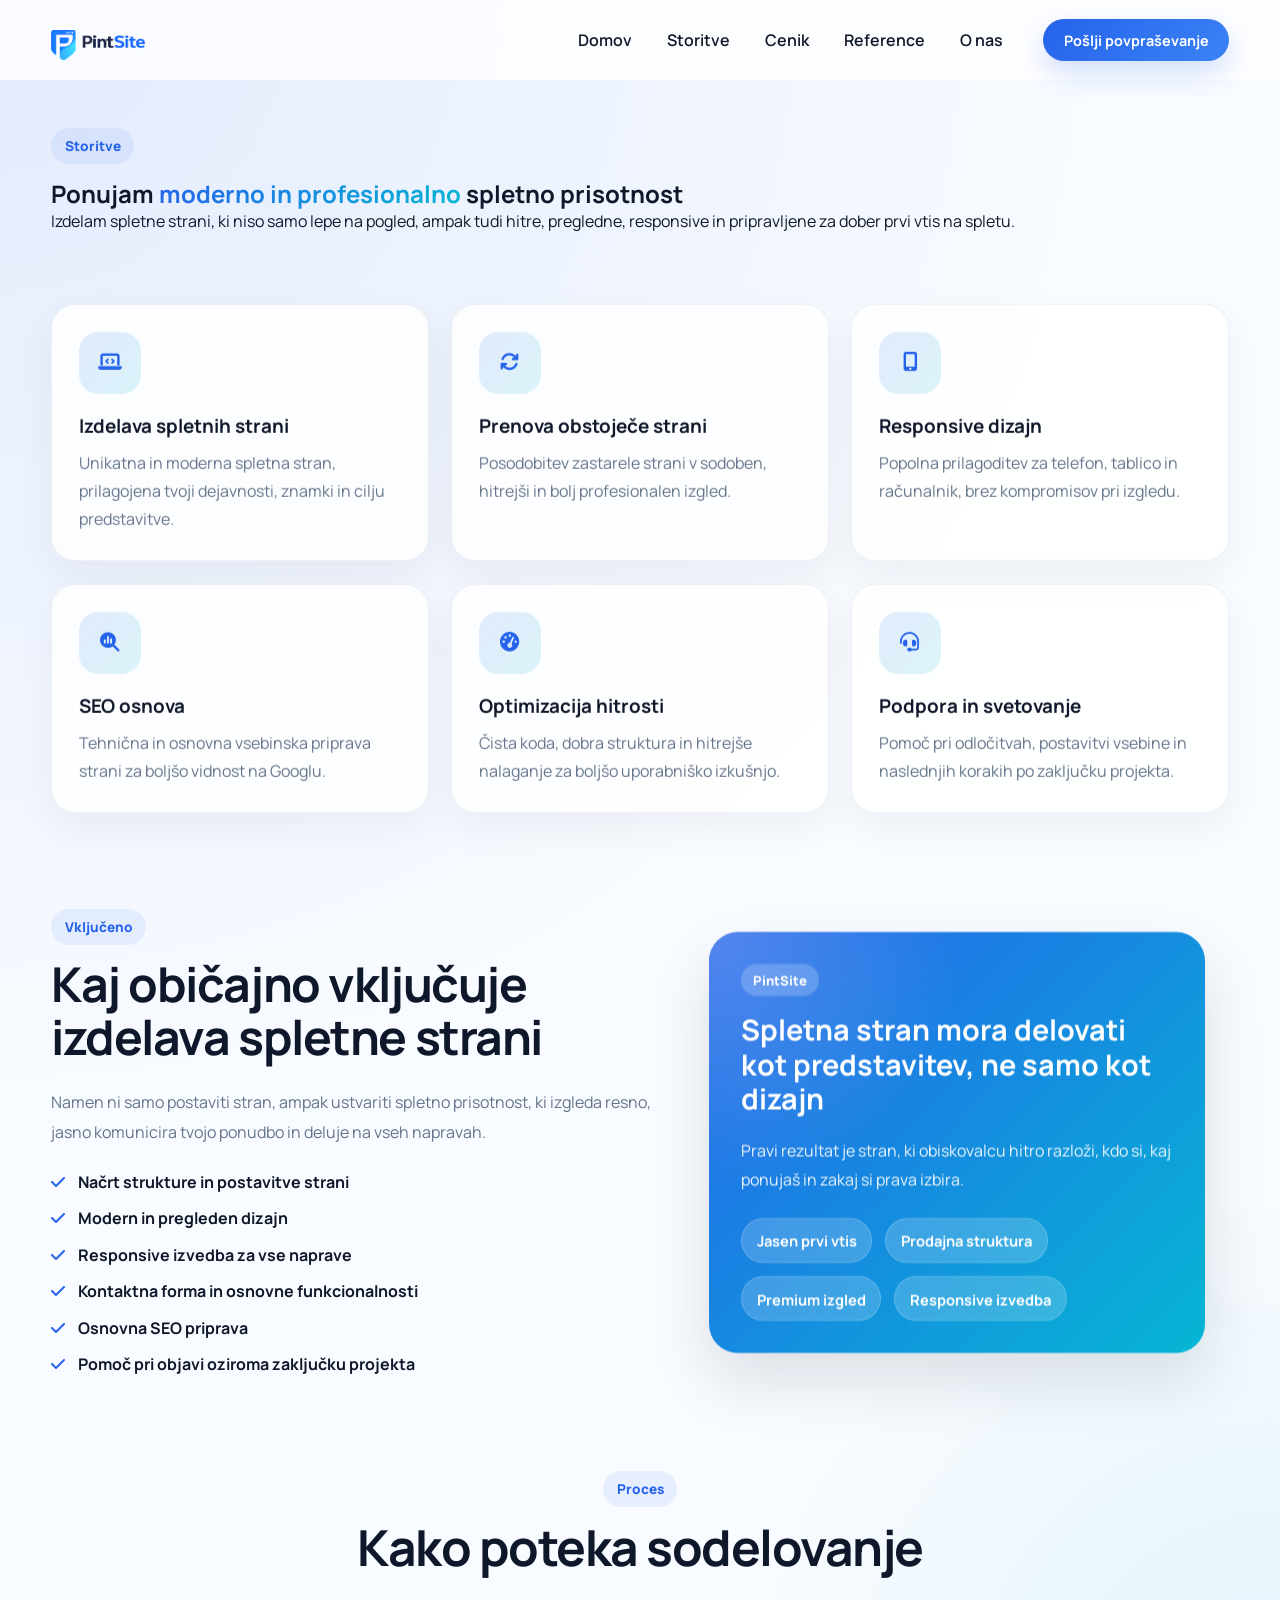
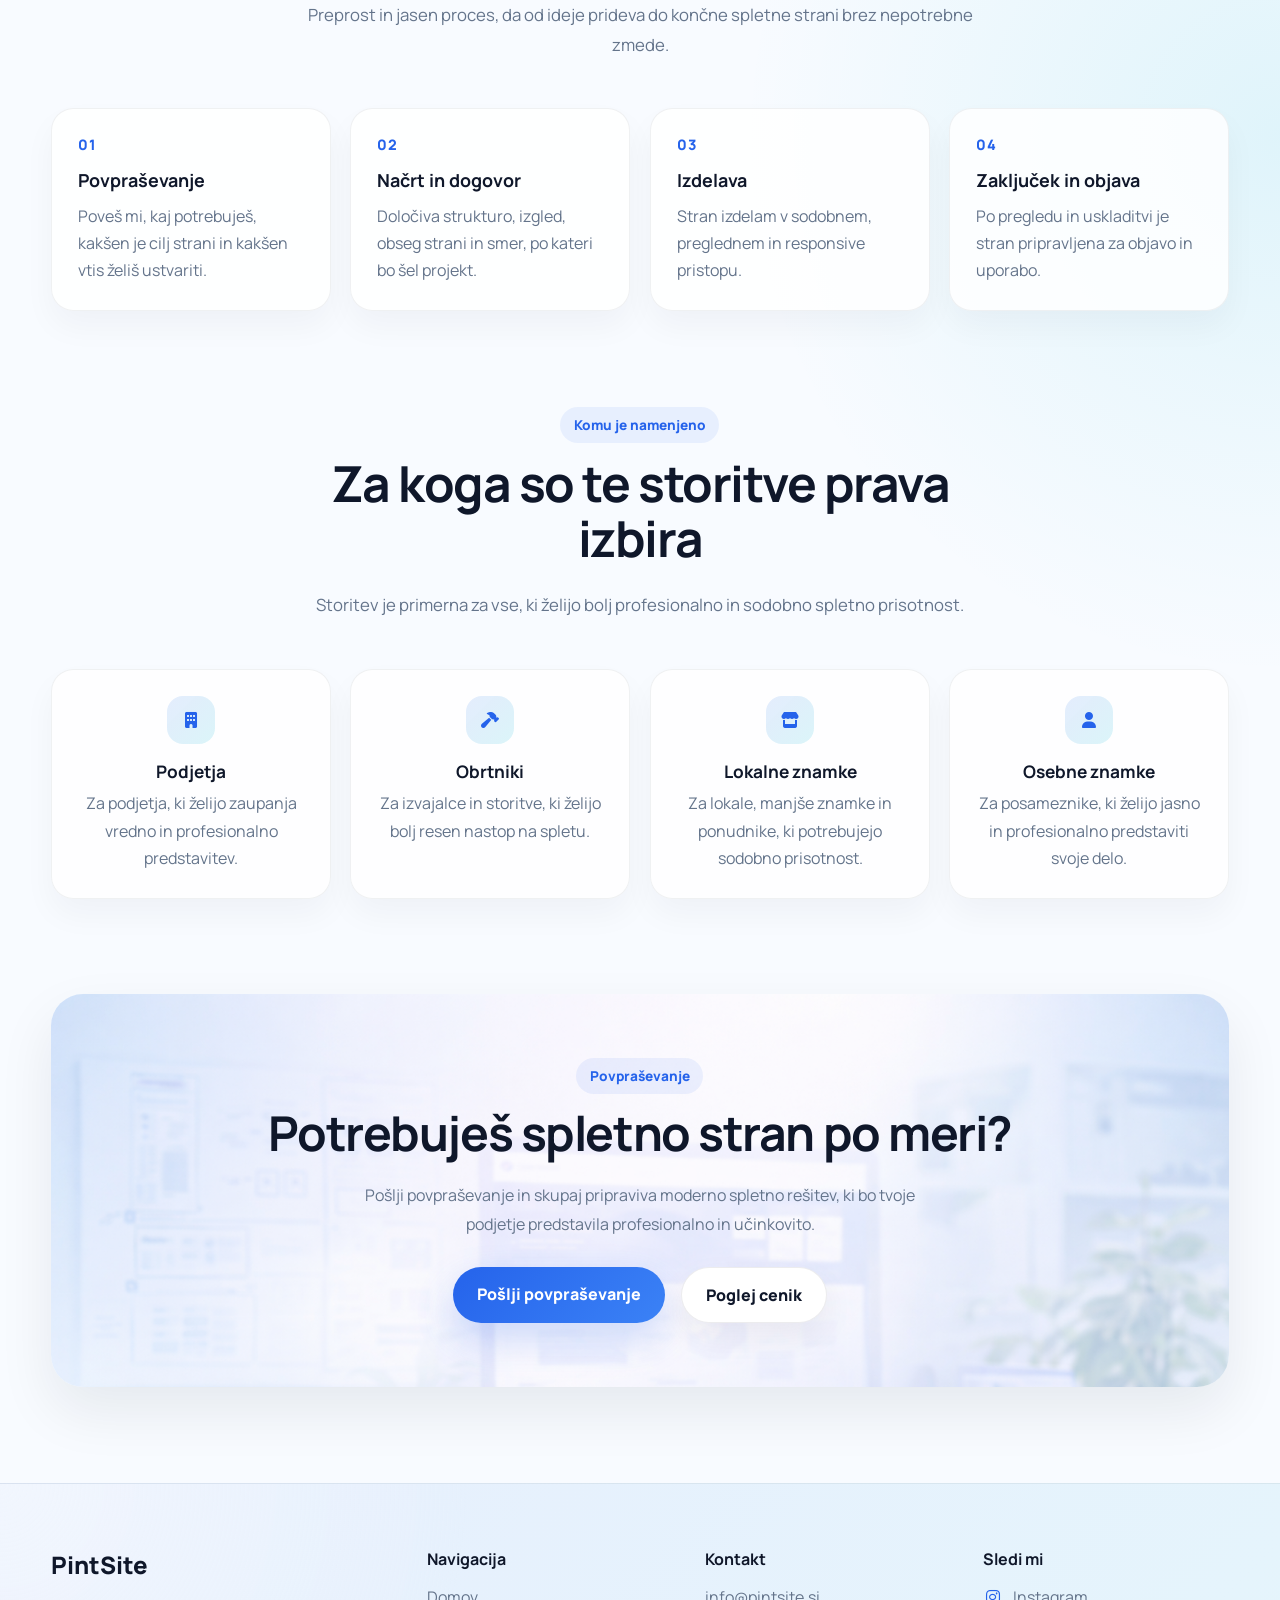
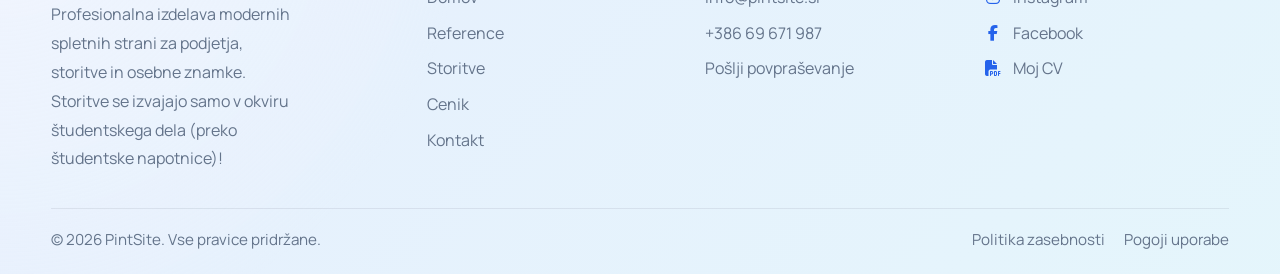
<file: storitve.html>
<!DOCTYPE html>
<html lang="sl">
<head>
  <meta charset="UTF-8">
  <meta name="viewport" content="width=device-width, initial-scale=1.0">

  <!-- SEO -->
  <title>Izdelava spletnih strani | PintSite</title>
  <meta name="description" content="Profesionalna izdelava modernih spletnih strani. Hitre, SEO optimizirane in prilagojene za vse naprave. Kontaktirajte PintSite še danes.">
  <meta name="keywords" content="izdelava spletnih strani, spletne strani, web design, SEO, PintSite">
  <meta name="author" content="Jure Pintar">

  <!-- Open Graph (za social media) -->
  <meta property="og:title" content="Izdelava spletnih strani | PintSite">
  <meta property="og:description" content="Modern design, hitrost in SEO optimizacija za tvojo spletno stran.">
  <meta property="og:type" content="website">
  <meta property="og:url" content="https://www.pintsite.si">
  <meta property="og:image" content="https://www.pintsite.si/preview.jpg">

  <!-- Twitter -->
  <meta name="twitter:card" content="summary_large_image">

  <!-- FAVICON -->
  <link rel="icon" href="favicon.ico" type="image/x-icon">
  <link rel="icon" type="image/png" sizes="32x32" href="favicon-32x32.png">
  <link rel="icon" type="image/png" sizes="16x16" href="favicon-16x16.png">

  <!-- GOOGLE FONTS (modern, clean) -->
  <link href="https://fonts.googleapis.com/css2?family=Manrope:wght@300;400;500;600;700&display=swap" rel="stylesheet">

  <!-- FONT AWESOME -->
  <link rel="stylesheet" href="https://cdnjs.cloudflare.com/ajax/libs/font-awesome/6.5.0/css/all.min.css">

  <!-- CSS -->
  <link rel="stylesheet" href="style.css">

  <!-- GOOGLE ANALYTICS + CONSENT MODE -->
  <script>
    window.dataLayer = window.dataLayer || [];
    function gtag(){dataLayer.push(arguments);}

    /* PRIVZETO: analytics izklopljen */
    gtag('consent', 'default', {
      'analytics_storage': 'denied'
    });
  </script>

  <script async src="https://www.googletagmanager.com/gtag/js?id=G-1MD7E1JDKN"></script>

  <script>
    gtag('js', new Date());
    gtag('config', 'G-1MD7E1JDKN');
  </script>
</head>

<!-- COOKIE BANNER -->
<div class="cookie-banner" id="cookie-banner" role="dialog" aria-live="polite" aria-label="Obvestilo o piškotkih">
  <div class="cookie-banner-inner">
    <div class="cookie-banner-text">
      <h3>Piškotki</h3>
      <p>
        Spletna stran uporablja nujne piškotke za delovanje strani. Analitični piškotki se uporabljajo samo z vašim soglasjem.
        Več informacij najdete v <a href="zasebnost.html">politiki zasebnosti</a>.
      </p>
    </div>

    <div class="cookie-banner-actions">
      <button type="button" class="cookie-btn cookie-btn-secondary" id="cookie-decline">
        Zavrni
      </button>
      <button type="button" class="cookie-btn cookie-btn-primary" id="cookie-accept">
        Sprejmi
      </button>
    </div>
  </div>
</div>

<script>
  (function () {
    const COOKIE_KEY = "pintsite_cookie_consent";
    const banner = document.getElementById("cookie-banner");
    const acceptBtn = document.getElementById("cookie-accept");
    const declineBtn = document.getElementById("cookie-decline");

    function applyConsent(value) {
      if (value === "accepted") {
        gtag('consent', 'update', {
          'analytics_storage': 'granted'
        });
      } else {
        gtag('consent', 'update', {
          'analytics_storage': 'denied'
        });
      }
    }

    function saveConsent(value) {
      localStorage.setItem(COOKIE_KEY, value);
      applyConsent(value);
      banner.classList.remove("show");
    }

    function getConsent() {
      return localStorage.getItem(COOKIE_KEY);
    }

    document.addEventListener("DOMContentLoaded", function () {
      const consent = getConsent();

      if (!consent) {
        setTimeout(() => {
          banner.classList.add("show");
        }, 10000);
      } else {
        applyConsent(consent);
      }
    });

    acceptBtn.addEventListener("click", function () {
      saveConsent("accepted");
    });

    declineBtn.addEventListener("click", function () {
      saveConsent("declined");
    });
  })();
</script>

<body>

    <script>
    window.addEventListener("load", () => {
        const loader = document.getElementById("site-loader");
        setTimeout(() => {
        loader.classList.add("hidden");
        }, 450);
    });
    </script>
    
    <div class="site-loader" id="site-loader">
      <div class="site-loader-inner">
        <div class="loader-logo-wrap">
          <img src="Logopravitext.png" alt="PintSite logo" class="loader-logo">
        </div>
        <div class="loader-line"></div>
      </div>
    </div>

  <!-- HEADER -->
    <header class="header" id="header">
    <div class="header-inner">

        <!-- LOGO -->
        <a href="index.html" class="logo">
            <img src="Logopravitext.png" alt="PintSite Logo">
        </a>

        <!-- CENTER WRAP -->
        <div class="header-center" id="header-center">
            <nav class="nav" id="nav">
                <a href="index.html">Domov</a>
                <a href="storitve.html">Storitve</a>
                <a href="cenik.html">Cenik</a>
                <a href="reference.html">Reference</a>
                <a href="onas.html">O nas</a>
            </nav>

            <a href="kontakt.html" class="cta-btn">
            Pošlji povpraševanje
            </a>
        </div>

        <!-- MOBILE -->
        <div class="menu-toggle" id="menu-toggle" aria-label="Odpri meni" aria-expanded="false" aria-controls="header-center">
            <span></span>
            <span></span>
            <span></span>
        </div>

    </div>
    </header>

  <main>
    <!-- HERO -->
    <section class="page-hero services-page-hero">
      <div class="section-container center fade-in">
        <span class="section-badge fade-in fade-delay-1">Storitve</span>
        <h1 class="fade-in fade-delay-2">Ponujam <span class="modernapisgradient">moderno in profesionalno</span> spletno prisotnost</h1>
        <p class="fade-in fade-delay-3">
          Izdelam spletne strani, ki niso samo lepe na pogled, ampak tudi hitre,
          pregledne, responsive in pripravljene za dober prvi vtis na spletu.
        </p>
      </div>
    </section>

    <!-- MAIN SERVICES -->
    <section class="services-page-section">
      <div class="section-container">
        

        <div class="services-page-grid">
          <article class="services-page-card fade-in fade-delay-1">
            <div class="services-page-icon">
              <i class="fa-solid fa-laptop-code"></i>
            </div>
            <h3>Izdelava spletnih strani</h3>
            <p>
              Unikatna in moderna spletna stran, prilagojena tvoji dejavnosti,
              znamki in cilju predstavitve.
            </p>
          </article>

          <article class="services-page-card fade-in fade-delay-2">
            <div class="services-page-icon">
              <i class="fa-solid fa-arrows-rotate"></i>
            </div>
            <h3>Prenova obstoječe strani</h3>
            <p>
              Posodobitev zastarele strani v sodoben, hitrejši in bolj profesionalen izgled.
            </p>
          </article>

          <article class="services-page-card fade-in fade-delay-3">
            <div class="services-page-icon">
              <i class="fa-solid fa-mobile-screen-button"></i>
            </div>
            <h3>Responsive dizajn</h3>
            <p>
              Popolna prilagoditev za telefon, tablico in računalnik, brez kompromisov pri izgledu.
            </p>
          </article>

          <article class="services-page-card fade-in fade-delay-1">
            <div class="services-page-icon">
              <i class="fa-solid fa-magnifying-glass-chart"></i>
            </div>
            <h3>SEO osnova</h3>
            <p>
              Tehnična in osnovna vsebinska priprava strani za boljšo vidnost na Googlu.
            </p>
          </article>

          <article class="services-page-card fade-in fade-delay-2">
            <div class="services-page-icon">
              <i class="fa-solid fa-gauge-high"></i>
            </div>
            <h3>Optimizacija hitrosti</h3>
            <p>
              Čista koda, dobra struktura in hitrejše nalaganje za boljšo uporabniško izkušnjo.
            </p>
          </article>

          <article class="services-page-card fade-in fade-delay-3">
            <div class="services-page-icon">
              <i class="fa-solid fa-headset"></i>
            </div>
            <h3>Podpora in svetovanje</h3>
            <p>
              Pomoč pri odločitvah, postavitvi vsebine in naslednjih korakih po zaključku projekta.
            </p>
          </article>
        </div>
      </div>
    </section>

    <!-- WHAT IS INCLUDED -->
    <section class="services-included-section">
      <div class="section-container">
        <div class="services-included-grid">

          <div class="services-included-content fade-in">
            <span class="section-badge fade-in fade-delay-1">Vključeno</span>
            <h2 class="fade-in fade-delay-2">Kaj običajno vključuje izdelava spletne strani</h2>
            <p class="fade-in fade-delay-3">
              Namen ni samo postaviti stran, ampak ustvariti spletno prisotnost,
              ki izgleda resno, jasno komunicira tvojo ponudbo in deluje na vseh napravah.
            </p>

            <div class="services-included-list">
              <div class="services-included-item fade-in fade-delay-1">
                <i class="fa-solid fa-check"></i>
                <span>Načrt strukture in postavitve strani</span>
              </div>
              <div class="services-included-item fade-in fade-delay-2">
                <i class="fa-solid fa-check"></i>
                <span>Modern in pregleden dizajn</span>
              </div>
              <div class="services-included-item fade-in fade-delay-3">
                <i class="fa-solid fa-check"></i>
                <span>Responsive izvedba za vse naprave</span>
              </div>
              <div class="services-included-item fade-in fade-delay-4">
                <i class="fa-solid fa-check"></i>
                <span>Kontaktna forma in osnovne funkcionalnosti</span>
              </div>
              <div class="services-included-item fade-in fade-delay-1">
                <i class="fa-solid fa-check"></i>
                <span>Osnovna SEO priprava</span>
              </div>
              <div class="services-included-item fade-in fade-delay-2">
                <i class="fa-solid fa-check"></i>
                <span>Pomoč pri objavi oziroma zaključku projekta</span>
              </div>
            </div>
          </div>

          <div class="services-included-card fade-in fade-delay-2">
            <div class="services-included-card-inner">
              <span class="mini-tag">PintSite</span>
              <h3>Spletna stran mora delovati kot predstavitev, ne samo kot dizajn</h3>
              <p>
                Pravi rezultat je stran, ki obiskovalcu hitro razloži, kdo si,
                kaj ponujaš in zakaj si prava izbira.
              </p>

              <div class="services-included-points">
                <div>Jasen prvi vtis</div>
                <div>Prodajna struktura</div>
                <div>Premium izgled</div>
                <div>Responsive izvedba</div>
              </div>
            </div>
          </div>

        </div>
      </div>
    </section>

    <!-- PROCESS -->
    <section class="services-process-section">
      <div class="section-container">
        <div class="section-heading center fade-in">
          <span class="section-badge fade-in fade-delay-1">Proces</span>
          <h2 class="fade-in fade-delay-2">Kako poteka sodelovanje</h2>
          <p class="fade-in fade-delay-3">
            Preprost in jasen proces, da od ideje prideva do končne spletne strani brez nepotrebne zmede.
          </p>
        </div>

        <div class="services-process-grid">
          <article class="services-process-card fade-in fade-delay-1">
            <div class="services-process-number">01</div>
            <h3>Povpraševanje</h3>
            <p>
              Poveš mi, kaj potrebuješ, kakšen je cilj strani in kakšen vtis želiš ustvariti.
            </p>
          </article>

          <article class="services-process-card fade-in fade-delay-2">
            <div class="services-process-number">02</div>
            <h3>Načrt in dogovor</h3>
            <p>
              Določiva strukturo, izgled, obseg strani in smer, po kateri bo šel projekt.
            </p>
          </article>

          <article class="services-process-card fade-in fade-delay-3">
            <div class="services-process-number">03</div>
            <h3>Izdelava</h3>
            <p>
              Stran izdelam v sodobnem, preglednem in responsive pristopu.
            </p>
          </article>

          <article class="services-process-card fade-in fade-delay-4">
            <div class="services-process-number">04</div>
            <h3>Zaključek in objava</h3>
            <p>
              Po pregledu in uskladitvi je stran pripravljena za objavo in uporabo.
            </p>
          </article>
        </div>
      </div>
    </section>

    <!-- WHO IS IT FOR -->
    <section class="services-for-section">
      <div class="section-container">
        <div class="section-heading center fade-in">
          <span class="section-badge fade-in fade-delay-1">Komu je namenjeno</span>
          <h2 class="fade-in fade-delay-2">Za koga so te storitve prava izbira</h2>
          <p class="fade-in fade-delay-3">
            Storitev je primerna za vse, ki želijo bolj profesionalno in sodobno spletno prisotnost.
          </p>
        </div>

        <div class="services-for-grid">
          <div class="services-for-card fade-in fade-delay-1">
            <i class="fa-solid fa-building"></i>
            <h3>Podjetja</h3>
            <p>Za podjetja, ki želijo zaupanja vredno in profesionalno predstavitev.</p>
          </div>

          <div class="services-for-card fade-in fade-delay-2">
            <i class="fa-solid fa-hammer"></i>
            <h3>Obrtniki</h3>
            <p>Za izvajalce in storitve, ki želijo bolj resen nastop na spletu.</p>
          </div>

          <div class="services-for-card fade-in fade-delay-3">
            <i class="fa-solid fa-store"></i>
            <h3>Lokalne znamke</h3>
            <p>Za lokale, manjše znamke in ponudnike, ki potrebujejo sodobno prisotnost.</p>
          </div>

          <div class="services-for-card fade-in fade-delay-4">
            <i class="fa-solid fa-user"></i>
            <h3>Osebne znamke</h3>
            <p>Za posameznike, ki želijo jasno in profesionalno predstaviti svoje delo.</p>
          </div>
        </div>
      </div>
    </section>

    <!-- CTA -->
    <section class="cta-section odmikctastoritve">
      <div class="section-container">
        <div class="cta-box fade-in">
          <span class="section-badge light fade-in fade-delay-1">Povpraševanje</span>
          <h2 class="fade-in fade-delay-2">Potrebuješ spletno stran po meri?</h2>
          <p class="fade-in fade-delay-3">
            Pošlji povpraševanje in skupaj pripraviva moderno spletno rešitev,
            ki bo tvoje podjetje predstavila profesionalno in učinkovito.
          </p>

          <div class="cta-actions fade-in fade-delay-4">
            <a href="kontakt.html" class="hero-btn primary">Pošlji povpraševanje</a>
            <a href="cenik.html" class="hero-btn secondary white">Poglej cenik</a>
          </div>
        </div>
      </div>
    </section>
  </main>

  <!-- FOOTER -->
    <footer class="footer">
      <div class="footer-container">
        
        <div class="footer-brand">
          <a href="index.html" class="footer-logo">PintSite</a>
          <p>
            Profesionalna izdelava modernih spletnih strani za podjetja, storitve in osebne znamke.
          </p>
          <p>
            Storitve se izvajajo samo v okviru študentskega dela (preko študentske napotnice)!
          </p>
        </div>

        <div class="footer-links">
          <h4>Navigacija</h4>
          <a href="index.html">Domov</a>
          <a href="reference.html">Reference</a>
          <a href="storitve.html">Storitve</a>
          <a href="cenik.html">Cenik</a>
          <a href="kontakt.html">Kontakt</a>
        </div>

        <div class="footer-links">
          <h4>Kontakt</h4>
          <a href="mailto:info@pintsite.si">info@pintsite.si</a>
          <a href="tel:+38640123456">+386 69 671 987</a>
          <a href="kontakt.html">Pošlji povpraševanje</a>
        </div>

        <div class="footer-links">
          <h4>Sledi mi</h4>
          <div class="social-links">
            <a href="https://www.instagram.com/pint_jure/" aria-label="Instagram">
              <i class="fa-brands fa-instagram"></i> Instagram
            </a>

            <a href="https://www.facebook.com/profile.php?id=100080023540515" aria-label="Facebook">
              <i class="fa-brands fa-facebook-f"></i> Facebook
            </a>

            <a href="/pintsitecv.pdf" target="_blank" aria-label="CV">
              <i class="fa-solid fa-file-pdf"></i> Moj CV
            </a>
          </div>
        </div>

      </div>

      <div class="footer-bottom">
        <p>© 2026 PintSite. Vse pravice pridržane.</p>
        <div class="footer-bottom-links">
          <a href="zasebnost.html">Politika zasebnosti</a>
          <a href="pogoji.html">Pogoji uporabe</a>
        </div>
      </div>
    </footer>

  <!-- SCRIPT -->
  <script>
    const toggle = document.getElementById("menu-toggle");
    const headerCenter = document.getElementById("header-center");
    const header = document.getElementById("header");

    toggle.addEventListener("click", () => {
      headerCenter.classList.toggle("active");
      toggle.classList.toggle("active");

      const isOpen = headerCenter.classList.contains("active");
      toggle.setAttribute("aria-expanded", isOpen ? "true" : "false");
    });

    window.addEventListener("scroll", () => {
      if (window.scrollY > 50) {
        header.classList.add("scrolled");
      } else {
        header.classList.remove("scrolled");
      }
    });
  </script>

  <script>
    const observer = new IntersectionObserver(entries => {
      entries.forEach(entry => {
        if (entry.isIntersecting) {
          entry.target.classList.add("show");
        }
      });
    }, {
      threshold: 0.15
    });

    document.querySelectorAll(".fade-in").forEach(el => {
      observer.observe(el);
    });
  </script>

  <script>
    const parallaxItems = document.querySelectorAll(".services-included-card-inner, .cta-box");

    function handleParallax() {
      const scrollTop = window.scrollY;

      parallaxItems.forEach((item, index) => {
        const speed = index === 0 ? 0.025 : 0.02;
        item.style.transform = `translate3d(0, ${scrollTop * speed}px, 0)`;
      });
    }

    window.addEventListener("scroll", handleParallax, { passive: true });
  </script>

</body>
</html>
</file>
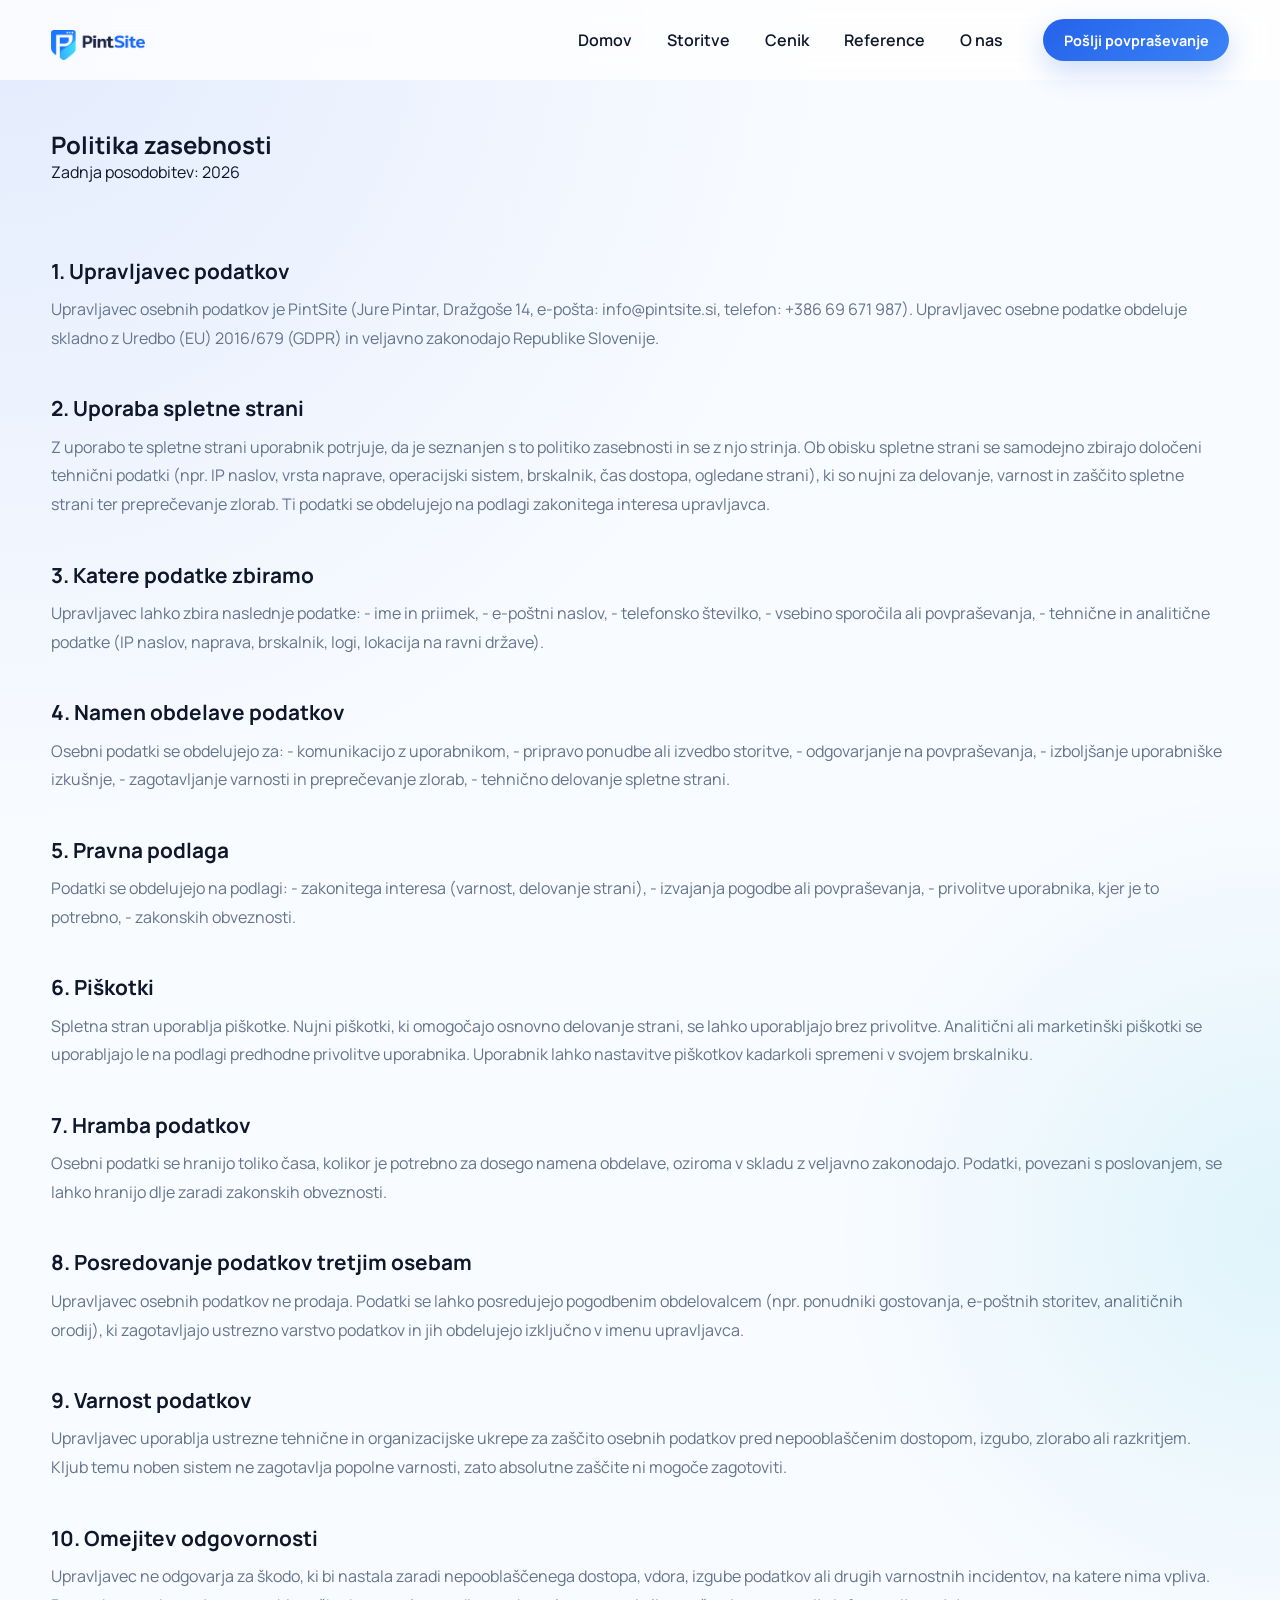
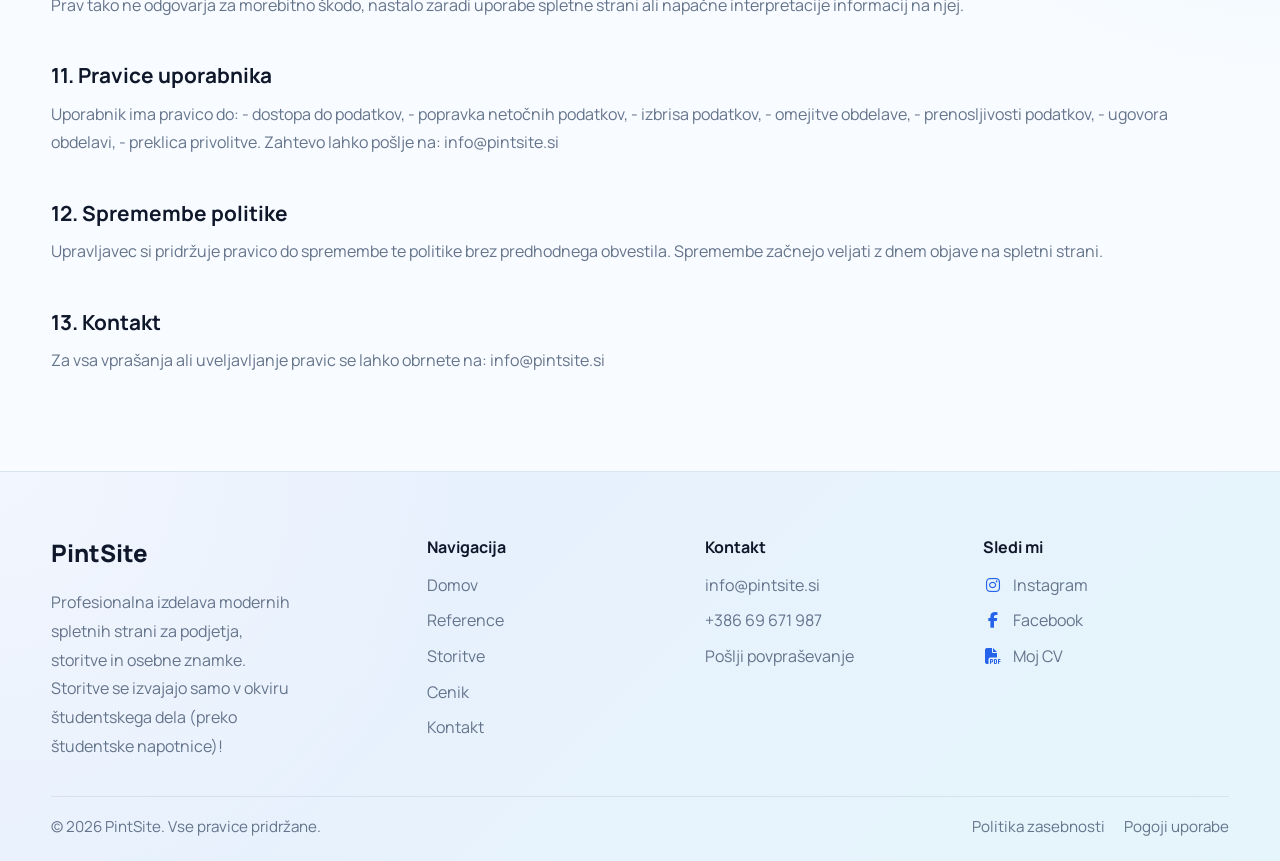
<file: zasebnost.html>
<!DOCTYPE html>
<html lang="sl">
<head>
  <meta charset="UTF-8">
  <meta name="viewport" content="width=device-width, initial-scale=1.0">

  <!-- SEO -->
  <title>Izdelava spletnih strani | PintSite</title>
  <meta name="description" content="Profesionalna izdelava modernih spletnih strani. Hitre, SEO optimizirane in prilagojene za vse naprave. Kontaktirajte PintSite še danes.">
  <meta name="keywords" content="izdelava spletnih strani, spletne strani, web design, SEO, PintSite">
  <meta name="author" content="Jure Pintar">

  <!-- Open Graph (za social media) -->
  <meta property="og:title" content="Izdelava spletnih strani | PintSite">
  <meta property="og:description" content="Modern design, hitrost in SEO optimizacija za tvojo spletno stran.">
  <meta property="og:type" content="website">
  <meta property="og:url" content="https://www.pintsite.si">
  <meta property="og:image" content="https://www.pintsite.si/preview.jpg">

  <!-- Twitter -->
  <meta name="twitter:card" content="summary_large_image">

  <!-- FAVICON -->
  <link rel="icon" href="favicon.ico" type="image/x-icon">
  <link rel="icon" type="image/png" sizes="32x32" href="favicon-32x32.png">
  <link rel="icon" type="image/png" sizes="16x16" href="favicon-16x16.png">

  <!-- GOOGLE FONTS (modern, clean) -->
  <link href="https://fonts.googleapis.com/css2?family=Manrope:wght@300;400;500;600;700&display=swap" rel="stylesheet">

  <!-- FONT AWESOME -->
  <link rel="stylesheet" href="https://cdnjs.cloudflare.com/ajax/libs/font-awesome/6.5.0/css/all.min.css">

  <!-- CSS -->
  <link rel="stylesheet" href="style.css">

  <!-- GOOGLE ANALYTICS + CONSENT MODE -->
  <script>
    window.dataLayer = window.dataLayer || [];
    function gtag(){dataLayer.push(arguments);}

    /* PRIVZETO: analytics izklopljen */
    gtag('consent', 'default', {
      'analytics_storage': 'denied'
    });
  </script>

  <script async src="https://www.googletagmanager.com/gtag/js?id=G-1MD7E1JDKN"></script>

  <script>
    gtag('js', new Date());
    gtag('config', 'G-1MD7E1JDKN');
  </script>
</head>

<!-- COOKIE BANNER -->
<div class="cookie-banner" id="cookie-banner" role="dialog" aria-live="polite" aria-label="Obvestilo o piškotkih">
  <div class="cookie-banner-inner">
    <div class="cookie-banner-text">
      <h3>Piškotki</h3>
      <p>
        Spletna stran uporablja nujne piškotke za delovanje strani. Analitični piškotki se uporabljajo samo z vašim soglasjem.
        Več informacij najdete v <a href="zasebnost.html">politiki zasebnosti</a>.
      </p>
    </div>

    <div class="cookie-banner-actions">
      <button type="button" class="cookie-btn cookie-btn-secondary" id="cookie-decline">
        Zavrni
      </button>
      <button type="button" class="cookie-btn cookie-btn-primary" id="cookie-accept">
        Sprejmi
      </button>
    </div>
  </div>
</div>

<script>
  (function () {
    const COOKIE_KEY = "pintsite_cookie_consent";
    const banner = document.getElementById("cookie-banner");
    const acceptBtn = document.getElementById("cookie-accept");
    const declineBtn = document.getElementById("cookie-decline");

    function applyConsent(value) {
      if (value === "accepted") {
        gtag('consent', 'update', {
          'analytics_storage': 'granted'
        });
      } else {
        gtag('consent', 'update', {
          'analytics_storage': 'denied'
        });
      }
    }

    function saveConsent(value) {
      localStorage.setItem(COOKIE_KEY, value);
      applyConsent(value);
      banner.classList.remove("show");
    }

    function getConsent() {
      return localStorage.getItem(COOKIE_KEY);
    }

    document.addEventListener("DOMContentLoaded", function () {
      const consent = getConsent();

      if (!consent) {
        setTimeout(() => {
          banner.classList.add("show");
        }, 10000);
      } else {
        applyConsent(consent);
      }
    });

    acceptBtn.addEventListener("click", function () {
      saveConsent("accepted");
    });

    declineBtn.addEventListener("click", function () {
      saveConsent("declined");
    });
  })();
</script>

<body>

    <script>
    window.addEventListener("load", () => {
        const loader = document.getElementById("site-loader");
        setTimeout(() => {
        loader.classList.add("hidden");
        }, 450);
    });
    </script>
    
    <div class="site-loader" id="site-loader">
      <div class="site-loader-inner">
        <div class="loader-logo-wrap">
          <img src="Logopravitext.png" alt="PintSite logo" class="loader-logo">
        </div>
        <div class="loader-line"></div>
      </div>
    </div>

    <!-- HEADER -->
    <header class="header" id="header">
    <div class="header-inner">

        <!-- LOGO -->
        <a href="index.html" class="logo">
            <img src="Logopravitext.png" alt="PintSite Logo">
        </a>

        <!-- CENTER WRAP -->
        <div class="header-center" id="header-center">
            <nav class="nav" id="nav">
                <a href="index.html">Domov</a>
                <a href="storitve.html">Storitve</a>
                <a href="cenik.html">Cenik</a>
                <a href="reference.html">Reference</a>
                <a href="onas.html">O nas</a>
            </nav>

            <a href="kontakt.html" class="cta-btn">
            Pošlji povpraševanje
            </a>
        </div>

        <!-- MOBILE -->
        <div class="menu-toggle" id="menu-toggle" aria-label="Odpri meni" aria-expanded="false" aria-controls="header-center">
            <span></span>
            <span></span>
            <span></span>
        </div>

    </div>
    </header>

    <!-- HEADER SCRIPT -->
    <script>
        const toggle = document.getElementById("menu-toggle");
        const headerCenter = document.getElementById("header-center");
        const header = document.getElementById("header");

        toggle.addEventListener("click", () => {
        headerCenter.classList.toggle("active");
        toggle.classList.toggle("active");

        const isOpen = headerCenter.classList.contains("active");
        toggle.setAttribute("aria-expanded", isOpen ? "true" : "false");
        });

        window.addEventListener("scroll", () => {
        if (window.scrollY > 50) {
            header.classList.add("scrolled");
        } else {
            header.classList.remove("scrolled");
        }
        });
    </script>

<main>

<section class="page-hero legal-hero">
  <div class="section-container center">
    <h1>Politika zasebnosti</h1>
    <p>Zadnja posodobitev: 2026</p>
  </div>
</section>

<section class="legal-section">
  <div class="section-container legal-container">

    <h2>1. Upravljavec podatkov</h2>
    <p>
      Upravljavec osebnih podatkov je PintSite (Jure Pintar, Dražgoše 14, e-pošta: info@pintsite.si, telefon: +386 69 671 987).
      Upravljavec osebne podatke obdeluje skladno z Uredbo (EU) 2016/679 (GDPR) in veljavno zakonodajo Republike Slovenije.
    </p>

    <h2>2. Uporaba spletne strani</h2>
    <p>
      Z uporabo te spletne strani uporabnik potrjuje, da je seznanjen s to politiko zasebnosti in se z njo strinja.
      Ob obisku spletne strani se samodejno zbirajo določeni tehnični podatki (npr. IP naslov, vrsta naprave,
      operacijski sistem, brskalnik, čas dostopa, ogledane strani), ki so nujni za delovanje, varnost
      in zaščito spletne strani ter preprečevanje zlorab.
      Ti podatki se obdelujejo na podlagi zakonitega interesa upravljavca.
    </p>

    <h2>3. Katere podatke zbiramo</h2>
    <p>
      Upravljavec lahko zbira naslednje podatke:
      - ime in priimek,
      - e-poštni naslov,
      - telefonsko številko,
      - vsebino sporočila ali povpraševanja,
      - tehnične in analitične podatke (IP naslov, naprava, brskalnik, logi, lokacija na ravni države).
    </p>

    <h2>4. Namen obdelave podatkov</h2>
    <p>
      Osebni podatki se obdelujejo za:
      - komunikacijo z uporabnikom,
      - pripravo ponudbe ali izvedbo storitve,
      - odgovarjanje na povpraševanja,
      - izboljšanje uporabniške izkušnje,
      - zagotavljanje varnosti in preprečevanje zlorab,
      - tehnično delovanje spletne strani.
    </p>

    <h2>5. Pravna podlaga</h2>
    <p>
      Podatki se obdelujejo na podlagi:
      - zakonitega interesa (varnost, delovanje strani),
      - izvajanja pogodbe ali povpraševanja,
      - privolitve uporabnika, kjer je to potrebno,
      - zakonskih obveznosti.
    </p>

    <h2>6. Piškotki</h2>
    <p>
      Spletna stran uporablja piškotke.
      Nujni piškotki, ki omogočajo osnovno delovanje strani, se lahko uporabljajo brez privolitve.
      Analitični ali marketinški piškotki se uporabljajo le na podlagi predhodne privolitve uporabnika.
      Uporabnik lahko nastavitve piškotkov kadarkoli spremeni v svojem brskalniku.
    </p>

    <h2>7. Hramba podatkov</h2>
    <p>
      Osebni podatki se hranijo toliko časa, kolikor je potrebno za dosego namena obdelave,
      oziroma v skladu z veljavno zakonodajo.
      Podatki, povezani s poslovanjem, se lahko hranijo dlje zaradi zakonskih obveznosti.
    </p>

    <h2>8. Posredovanje podatkov tretjim osebam</h2>
    <p>
      Upravljavec osebnih podatkov ne prodaja.
      Podatki se lahko posredujejo pogodbenim obdelovalcem (npr. ponudniki gostovanja, e-poštnih storitev,
      analitičnih orodij), ki zagotavljajo ustrezno varstvo podatkov in jih obdelujejo izključno
      v imenu upravljavca.
    </p>

    <h2>9. Varnost podatkov</h2>
    <p>
      Upravljavec uporablja ustrezne tehnične in organizacijske ukrepe za zaščito osebnih podatkov
      pred nepooblaščenim dostopom, izgubo, zlorabo ali razkritjem.
      Kljub temu noben sistem ne zagotavlja popolne varnosti, zato absolutne zaščite ni mogoče zagotoviti.
    </p>

    <h2>10. Omejitev odgovornosti</h2>
    <p>
      Upravljavec ne odgovarja za škodo, ki bi nastala zaradi nepooblaščenega dostopa,
      vdora, izgube podatkov ali drugih varnostnih incidentov, na katere nima vpliva.
      Prav tako ne odgovarja za morebitno škodo, nastalo zaradi uporabe spletne strani ali
      napačne interpretacije informacij na njej.
    </p>

    <h2>11. Pravice uporabnika</h2>
    <p>
      Uporabnik ima pravico do:
      - dostopa do podatkov,
      - popravka netočnih podatkov,
      - izbrisa podatkov,
      - omejitve obdelave,
      - prenosljivosti podatkov,
      - ugovora obdelavi,
      - preklica privolitve.
      Zahtevo lahko pošlje na: info@pintsite.si
    </p>

    <h2>12. Spremembe politike</h2>
    <p>
      Upravljavec si pridržuje pravico do spremembe te politike brez predhodnega obvestila.
      Spremembe začnejo veljati z dnem objave na spletni strani.
    </p>

    <h2>13. Kontakt</h2>
    <p>
      Za vsa vprašanja ali uveljavljanje pravic se lahko obrnete na:
      info@pintsite.si
    </p>

  </div>
</section>

</main>

<!-- FOOTER -->
    <footer class="footer">
      <div class="footer-container">
        
        <div class="footer-brand">
          <a href="index.html" class="footer-logo">PintSite</a>
          <p>
            Profesionalna izdelava modernih spletnih strani za podjetja, storitve in osebne znamke.
          </p>
          <p>
            Storitve se izvajajo samo v okviru študentskega dela (preko študentske napotnice)!
          </p>
        </div>

        <div class="footer-links">
          <h4>Navigacija</h4>
          <a href="index.html">Domov</a>
          <a href="reference.html">Reference</a>
          <a href="storitve.html">Storitve</a>
          <a href="cenik.html">Cenik</a>
          <a href="kontakt.html">Kontakt</a>
        </div>

        <div class="footer-links">
          <h4>Kontakt</h4>
          <a href="mailto:info@pintsite.si">info@pintsite.si</a>
          <a href="tel:+38640123456">+386 69 671 987</a>
          <a href="kontakt.html">Pošlji povpraševanje</a>
        </div>

        <div class="footer-links">
          <h4>Sledi mi</h4>
          <div class="social-links">
            <a href="https://www.instagram.com/pint_jure/" aria-label="Instagram">
              <i class="fa-brands fa-instagram"></i> Instagram
            </a>

            <a href="https://www.facebook.com/profile.php?id=100080023540515" aria-label="Facebook">
              <i class="fa-brands fa-facebook-f"></i> Facebook
            </a>

            <a href="/pintsitecv.pdf" target="_blank" aria-label="CV">
              <i class="fa-solid fa-file-pdf"></i> Moj CV
            </a>
          </div>
        </div>

      </div>

      <div class="footer-bottom">
        <p>© 2026 PintSite. Vse pravice pridržane.</p>
        <div class="footer-bottom-links">
          <a href="zasebnost.html">Politika zasebnosti</a>
          <a href="pogoji.html">Pogoji uporabe</a>
        </div>
      </div>
    </footer>

</body>
</html>
</file>
<file: style.css>
:root {
  --primary: #2563eb;
  --primary-hover: #1e40af;
  --accent: #06b6d4;

  --text: #0f172a;
  --text-light: #64748b;

  --bg: rgba(255, 255, 255, 0.78);
  --bg-solid: #ffffff;
  --border: rgba(15, 23, 42, 0.08);

  --shadow: 0 0.5em 2em rgba(15, 23, 42, 0.08);
  --shadow-cta: 0 0.75em 2em rgba(37, 99, 235, 0.22);

  --radius: 0.9em;
}

/* RESET */
* {
  margin: 0;
  padding: 0;
  box-sizing: border-box;
}

html {
  font-size: 16px;
  scroll-behavior: smooth;
}

body {
  font-family: "Manrope", sans-serif;
  font-size: 1em;
  color: var(--text);
  background:
    radial-gradient(circle at top left, rgba(37, 99, 235, 0.10), transparent 30%),
    radial-gradient(circle at right, rgba(6, 182, 212, 0.10), transparent 25%),
    #f8fbff;
  overflow-x: hidden;
}

/* HEADER */
.header {
  position: fixed;
  inset: 0 0 auto 0;
  width: 100%;
  z-index: 1000;
  background: var(--bg);
  backdrop-filter: blur(0.9em);
  -webkit-backdrop-filter: blur(0.9em);
  transition: all 0.5s ease;
}

.header.scrolled {
  background: rgba(255, 255, 255, 0.94);
  box-shadow: var(--shadow);
  border-bottom: 0.0625em solid var(--border);
}

/* HEADER INNER */
.header-inner {
  width: min(92%, 78em);
  margin-left: auto;
  margin-right: auto;
  height: 5em;

  display: flex;
  align-items: center;
  justify-content: space-between;
  gap: 1.5em;

  position: relative;
}

/* LOGO */
.logo {
  display: inline-flex;
  align-items: center;
  flex-shrink: 0;
}

.logo img {
  display: block;
  height: 2.5em;
  width: auto;
  padding-top: 0.65em;
}

/* CENTER GROUP */
.header-center {
  display: flex;
  align-items: center;
  gap: 2.5em;
  margin-left: auto;
}

/* NAV */
.nav {
  display: flex;
  align-items: center;
  gap: 2.2em;
}

.nav a {
  text-decoration: none;
  color: var(--text);
  font-weight: 600;
  font-size: 1em;
  display: inline-block;
  transition: all 0.35s ease;
}

.nav a:hover {
  color: var(--primary);
  transform: translateY(-0.1em);
}

/* CTA */
.cta-btn {
  padding: 0.8em 1.4em;
  border-radius: 999em;
  background: linear-gradient(135deg, var(--primary), #3b82f6);
  color: #fff;
  text-decoration: none;
  font-weight: 700;
  font-size: 0.9em;
  white-space: nowrap;
  box-shadow: var(--shadow-cta);
  transition: all 0.35s ease;
}

.cta-btn:hover {
  transform: translateY(-0.1em);
  box-shadow: 0 1em 2.4em rgba(37, 99, 235, 0.28);
}

/* MOBILE BUTTON */
.menu-toggle {
  display: none;
  border: none;
  background: transparent;
  flex-direction: column;
  justify-content: center;
  gap: 0.3em;
  cursor: pointer;
  padding: 0.4em;
  flex-shrink: 0;
}

.menu-toggle span {
  width: 1.6em;
  height: 0.12em;
  background: var(--text);
  border-radius: 999em;
  transition: all 0.5s ease;
}

/* HAMBURGER ACTIVE */
.menu-toggle.active span:nth-child(1) {
  transform: translateY(0.42em) rotate(45deg);
}

.menu-toggle.active span:nth-child(2) {
  opacity: 0;
}

.menu-toggle.active span:nth-child(3) {
  transform: translateY(-0.42em) rotate(-45deg);
}

/* HERO */
.hero {
  position: relative;
  min-height: 100vh;
  display: flex;
  align-items: center;
  padding: 8em 0 4em;
  overflow: hidden;
}

.hero-bg {
  position: absolute;
  inset: 0;
  background:
    radial-gradient(circle at 15% 20%, rgba(37, 99, 235, 0.18), transparent 28%),
    radial-gradient(circle at 85% 30%, rgba(6, 182, 212, 0.16), transparent 24%),
    linear-gradient(180deg, rgba(255,255,255,0.75), rgba(255,255,255,0.95));
  pointer-events: none;
  z-index: 0;
}

.hero-container {
  position: relative;
  z-index: 1;
  width: min(92%, 78em);
  margin: 0 auto;
  display: grid;
  grid-template-columns: 1.1fr 0.9fr;
  align-items: center;
  gap: 4em;
}

.hero-content {
  max-width: 42em;
}

.hero-badge {
  display: inline-flex;
  align-items: center;
  gap: 0.6em;
  padding: 0.7em 1em;
  border-radius: 999em;
  background: rgba(255, 255, 255, 0.75);
  border: 0.0625em solid rgba(37, 99, 235, 0.12);
  color: var(--primary);
  font-weight: 700;
  font-size: 0.92em;
  box-shadow: 0 0.6em 2em rgba(15, 23, 42, 0.06);
  margin-bottom: 1.5em;
}

.hero h1 {
  font-size: clamp(2.7rem, 5vw, 4.8rem);
  line-height: 1.02;
  font-weight: 800;
  letter-spacing: -0.04em;
  margin-bottom: 0.45em;
}

.hero h1 span, .modernapisgradient {
  background: linear-gradient(135deg, var(--primary), var(--accent));
  -webkit-background-clip: text;
  -webkit-text-fill-color: transparent;
  background-clip: text;
}

.hero p {
  font-size: 1.08rem;
  line-height: 1.8;
  color: var(--text-light);
  max-width: 38em;
  margin-bottom: 2em;
}

.hero-buttons {
  display: flex;
  align-items: center;
  gap: 1em;
  flex-wrap: wrap;
  margin-bottom: 2.2em;
}

.hero-btn {
  text-decoration: none;
  font-weight: 800;
  border-radius: 999em;
  padding: 1em 1.5em;
  transition: all 0.35s ease;
}

.hero-btn.primary {
  background: linear-gradient(135deg, var(--primary), #3b82f6);
  color: #fff;
  box-shadow: 0 1em 2.2em rgba(37, 99, 235, 0.25);
}

.hero-btn.primary:hover {
  transform: translateY(-0.12em);
  box-shadow: 0 1.2em 2.6em rgba(37, 99, 235, 0.3);
}

.hero-btn.secondary {
  color: var(--text);
  background: rgba(255, 255, 255, 0.8);
  border: 0.0625em solid var(--border);
  box-shadow: 0 0.8em 2em rgba(15, 23, 42, 0.06);
}

.hero-btn.secondary:hover {
  transform: translateY(-0.12em);
  border-color: rgba(37, 99, 235, 0.18);
}

.hero-stats {
  display: flex;
  flex-wrap: wrap;
  gap: 1em;
}

.stat-box {
  background: rgba(255, 255, 255, 0.75);
  border: 0.0625em solid rgba(15, 23, 42, 0.06);
  border-radius: 1.1em;
  padding: 1em 1.2em;
  min-width: 10.5em;
  box-shadow: 0 0.9em 2em rgba(15, 23, 42, 0.05);
}

.stat-box strong {
  display: block;
  font-size: 0.98em;
  margin-bottom: 0.25em;
}

.stat-box span {
  color: var(--text-light);
  font-size: 0.92em;
}

/* HERO VISUAL */
.hero-visual {
  position: relative;
  min-height: 34em;
  display: flex;
  align-items: center;
  justify-content: center;
}

.main-card {
  position: relative;
  width: 100%;
  max-width: 29em;
  background: rgba(255, 255, 255, 0.78);
  backdrop-filter: blur(1em);
  -webkit-backdrop-filter: blur(1em);
  border: 0.0625em solid rgba(255, 255, 255, 0.7);
  border-radius: 1.8em;
  box-shadow: 0 2em 4em rgba(15, 23, 42, 0.12);
  overflow: hidden;
  transform: translateY(-1.5em);
}

.card-top {
  display: flex;
  gap: 0.45em;
  padding: 1em 1.2em;
  border-bottom: 0.0625em solid rgba(15, 23, 42, 0.06);
}

.card-top span {
  width: 0.7em;
  height: 0.7em;
  border-radius: 50%;
  background: rgba(100, 116, 139, 0.35);
}

.card-body {
  padding: 2em;
  padding-bottom: 4em;
}

.card-label {
  display: inline-block;
  font-size: 0.82em;
  font-weight: 800;
  letter-spacing: 0.08em;
  text-transform: uppercase;
  color: var(--primary);
  margin-bottom: 1.1em;
}

.card-body h3 {
  font-size: 1.8rem;
  line-height: 1.2;
  margin-bottom: 0.7em;
}

.card-body p {
  color: var(--text-light);
  line-height: 1.75;
  margin-bottom: 1.5em;
}

.mini-features {
  display: grid;
  gap: 0.9em;
}

.mini-features div {
  display: flex;
  align-items: center;
  gap: 0.7em;
  background: #f8fbff;
  border: 0.0625em solid rgba(15, 23, 42, 0.05);
  border-radius: 0.9em;
  padding: 0.9em 1em;
  font-weight: 700;
}

.mini-features i {
  color: var(--primary);
}

.floating-box {
  position: absolute;
  display: inline-flex;
  align-items: center;
  gap: 0.6em;
  padding: 0.95em 1.1em;
  background: rgba(255, 255, 255, 0.92);
  border: 0.0625em solid rgba(15, 23, 42, 0.06);
  border-radius: 999em;
  box-shadow: 0 1em 2.5em rgba(15, 23, 42, 0.08);
  font-weight: 700;
  font-size: 0.92em;
}

.floating-box i {
  color: var(--primary);
}

.floating-one {
  top: 0;
  right: 0;
}

.floating-two {
  bottom: 0.5em;
  left: 0;
}

/* LAPTOP */
@media (max-width: 75em) {
  .header-inner {
    width: min(94%, 68em);
  }

  .hero-container {
    width: min(94%, 68em);
    gap: 2.5em;
  }

  .header-center {
    gap: 1.8em;
  }

  .nav {
    gap: 1.5em;
  }

  .nav a {
    font-size: 0.96em;
  }

  .cta-btn {
    padding: 0.78em 1.2em;
    font-size: 0.88em;
  }

  .hero h1 {
    font-size: clamp(2.5rem, 5vw, 4.2rem);
  }
}

/* TABLET */
@media (max-width: 56.25em) {
  .header-inner {
    width: min(92%, 100%);
    height: 4.9em;
    gap: 1em;
  }

  .logo img {
    height: 2.25em;
    padding-top: 0.55em;
  }

  .menu-toggle {
    display: flex;
    margin-left: auto;
  }

  .header-center {
    position: absolute;
    top: calc(100% + 0.8em);
    left: 0;
    right: 0;

    margin-left: 0;
    display: flex;
    flex-direction: column;
    align-items: stretch;
    gap: 1.4em;

    padding: 1.35em;
    background: rgba(255, 255, 255, 0.96);
    backdrop-filter: blur(1em);
    -webkit-backdrop-filter: blur(1em);

    border: 0.0625em solid var(--border);
    border-radius: 1.2em;
    box-shadow: 0 1em 2.2em rgba(15, 23, 42, 0.08);

    opacity: 0;
    visibility: hidden;
    pointer-events: none;
    transform: translateY(-1em);
    transition: all 0.5s ease;
    z-index: 1001;
  }

  .header-center.active {
    opacity: 1;
    visibility: visible;
    pointer-events: auto;
    transform: translateY(0);
  }

  .nav {
    flex-direction: column;
    align-items: flex-start;
    gap: 1.15em;
  }

  .nav a {
    width: 100%;
    font-size: 1em;
    font-weight: 700;
  }

  .cta-btn {
    display: inline-flex;
    justify-content: center;
    align-items: center;
    width: 100%;
    font-size: 0.95em;
    padding: 0.95em 1.2em;
  }

  .hero {
    min-height: auto;
    padding: 8em 0 4em;
  }

  .hero-container {
    grid-template-columns: 1fr;
    gap: 2.8em;
  }

  .hero-content {
    max-width: 100%;
    text-align: left;
  }

  .hero p {
    max-width: 100%;
  }

  .hero-stats {
    display: grid;
    grid-template-columns: repeat(2, 1fr);
    gap: 1em;
  }

  .stat-box {
    min-width: 0;
    width: 100%;
  }

  .hero-visual {
    min-height: auto;
    width: 100%;
    justify-content: center;
  }

  .main-card {
    max-width: 100%;
    transform: none;
  }

  .card-body {
    padding-bottom: 2em;
  }

  .floating-one,
  .floating-two {
    position: static;
    margin-top: 1em;
  }

  .floating-box {
    width: fit-content;
    max-width: 100%;
  }

  .services-section,
  .process-section,
  .why-section {
    padding-top: 1em;
    padding-bottom: 4.5em;
  }

  .services-grid,
  .process-grid,
  .why-grid,
  .footer-container {
    grid-template-columns: 1fr;
  }

  .section-heading {
    margin-bottom: 2.2em;
  }

  .cta-box {
    padding: 3em 1.2em;
    border-radius: 1.5em;
  }
}

/* MOBILE */
@media (max-width: 30em) {
  .header-inner {
    height: 4.6em;
  }

  .logo img {
    height: 2.05em;
  }

  .header-center {
    top: calc(100% + 0.65em);
    padding: 1.15em;
    border-radius: 1em;
  }

  .nav {
    gap: 1em;
  }

  .nav a {
    font-size: 0.98em;
  }

  .cta-btn {
    font-size: 0.92em;
  }

  .hero {
    padding: 7.2em 0 3.2em;
  }

  .hero-badge {
    font-size: 0.82em;
    padding: 0.65em 0.9em;
    line-height: 1.4;
  }

  .hero h1 {
    font-size: 2.15rem;
    line-height: 1.05;
  }

  .hero p {
    font-size: 1rem;
    line-height: 1.75;
  }

  .hero-buttons {
    flex-direction: column;
    align-items: stretch;
  }

  .hero-btn {
    text-align: center;
    width: 100%;
  }

  .hero-stats {
    grid-template-columns: 1fr;
  }

  .stat-box {
    width: 100%;
    padding: 0.95em 1em;
  }

  .hero-visual {
    gap: 0.2em;
  }

  .main-card {
    border-radius: 1.4em;
  }

  .card-top {
    padding: 0.9em 1em;
  }

  .card-body {
    padding: 1.25em;
    padding-bottom: 1.4em;
  }

  .card-body h3 {
    font-size: 1.35rem;
  }

  .mini-features div {
    font-size: 0.92em;
    padding: 0.85em 0.9em;
  }

  .floating-box {
    font-size: 0.86em;
    padding: 0.85em 1em;
  }

  .section-heading h2,
  .why-content h2,
  .cta-box h2 {
    font-size: 1.9rem;
  }

  .service-card,
  .process-card,
  .why-card-inner {
    padding: 1.3em;
  }

  .why-item {
    padding: 1em;
  }

  .cta-actions {
    flex-direction: column;
    align-items: stretch;
  }

  .cta-actions .hero-btn {
    width: 100%;
    text-align: center;
  }

  .footer-container {
    grid-template-columns: 1fr;
  }

  .footer-bottom {
    flex-direction: column;
    align-items: flex-start;
  }

  .footer-bottom-links {
    flex-direction: column;
    align-items: flex-start;
    gap: 0.7em;
  }
}

.hero-content,
.hero-visual {
  min-width: 0;
}

img {
  max-width: 100%;
  height: auto;
}

/* INDEX HERO MOBILE FIX */
@media (max-width: 56.25em) {
  .hero-container {
    grid-template-columns: 1fr;
    gap: 2.5em;
  }

  .hero-visual {
    width: 100%;
    min-height: auto;
    display: flex;
    flex-direction: column;
    align-items: center;
    justify-content: center;
    overflow: visible;
  }

  .main-card {
    width: 100%;
    max-width: 32em;
    margin: 0 auto;
    transform: none;
  }

  .card-body {
    padding-bottom: 1.8em;
  }

  .floating-one,
  .floating-two {
    position: static;
    margin-top: 1em;
  }

  .floating-box {
    width: auto;
    max-width: 100%;
  }
}

@media (max-width: 30em) {
  .hero {
    padding: 7.1em 0 3.2em;
  }

  .hero-container {
    width: min(94%, 100%);
    gap: 2em;
  }

  .hero-content {
    width: 100%;
  }

  .hero-visual {
    width: 100%;
    align-items: stretch;
  }

  .main-card {
    width: 100%;
    max-width: 100%;
    margin: 0;
    border-radius: 1.25em;
  }

  .card-top {
    padding: 0.85em 1em;
  }

  .card-body {
    padding: 1.15em;
    padding-bottom: 1.25em;
  }

  .card-body h3 {
    font-size: 1.28rem;
    line-height: 1.2;
  }

  .card-body p {
    font-size: 0.98rem;
    line-height: 1.7;
  }

  .mini-features {
    gap: 0.75em;
  }

  .mini-features div {
    padding: 0.8em 0.9em;
    font-size: 0.9rem;
  }

  .floating-box {
    font-size: 0.84rem;
    padding: 0.8em 0.95em;
    align-self: flex-start;
  }

  .floating-two {
    margin-top: 0.75em;
  }
}

/* SECTIONS */
.section-container {
  width: min(92%, 78em);
  margin: 0 auto;
}

.section-heading {
  max-width: 42em;
  margin-bottom: 3em;
}

.section-heading.center {
  text-align: center;
  margin-left: auto;
  margin-right: auto;
}

.section-badge {
  display: inline-block;
  padding: 0.65em 1em;
  border-radius: 999em;
  background: rgba(37, 99, 235, 0.08);
  color: var(--primary);
  font-size: 0.85rem;
  font-weight: 800;
  margin-bottom: 1em;
}

.section-badge.light {
  background: rgba(37, 99, 235, 0.08);
}

.section-heading h2 {
  font-size: clamp(2rem, 4vw, 3.1rem);
  line-height: 1.1;
  margin-bottom: 0.5em;
  letter-spacing: -0.03em;
}

.section-heading p {
  color: var(--text-light);
  font-size: 1.05rem;
  line-height: 1.8;
}

/* SERVICES */
.services-section {
  padding: 6em 0;
}

.services-grid {
  display: grid;
  grid-template-columns: repeat(3, 1fr);
  gap: 1.4em;
}

.service-card {
  background: rgba(255, 255, 255, 0.78);
  border: 0.0625em solid rgba(15, 23, 42, 0.06);
  border-radius: 1.4em;
  padding: 1.6em;
  box-shadow: 0 1em 2.2em rgba(15, 23, 42, 0.05);
  transition: transform 0.35s ease, box-shadow 0.35s ease, border-color 0.35s ease;
}

.service-card:hover {
  transform: translateY(-0.35em);
  box-shadow: 0 1.5em 2.8em rgba(15, 23, 42, 0.08);
  border-color: rgba(37, 99, 235, 0.16);
}

.service-icon {
  width: 3.2em;
  height: 3.2em;
  display: inline-flex;
  align-items: center;
  justify-content: center;
  border-radius: 1em;
  background: linear-gradient(135deg, rgba(37, 99, 235, 0.12), rgba(6, 182, 212, 0.14));
  color: var(--primary);
  font-size: 1.2rem;
  margin-bottom: 1.1em;
}

.service-card h3 {
  font-size: 1.2rem;
  margin-bottom: 0.6em;
}

.service-card p {
  color: var(--text-light);
  line-height: 1.75;
}

/* PROCESS */
.process-section {
  padding: 2em 0 6em;
}

.process-grid {
  display: grid;
  grid-template-columns: repeat(4, 1fr);
  gap: 1.2em;
}

.process-card {
  background: #ffffff;
  border: 0.0625em solid rgba(15, 23, 42, 0.06);
  border-radius: 1.4em;
  padding: 1.6em;
  box-shadow: 0 1em 2em rgba(15, 23, 42, 0.04);
}

.process-number {
  font-size: 0.9rem;
  font-weight: 800;
  color: var(--primary);
  margin-bottom: 1em;
  letter-spacing: 0.08em;
}

.process-card h3 {
  font-size: 1.12rem;
  margin-bottom: 0.6em;
}

.process-card p {
  color: var(--text-light);
  line-height: 1.7;
}

/* WHY */
.why-section {
  padding: 2em 0 6em;
}

.why-grid {
  display: grid;
  grid-template-columns: 1.05fr 0.95fr;
  gap: 2em;
  align-items: center;
}

.why-content h2 {
  font-size: clamp(2rem, 4vw, 3rem);
  line-height: 1.1;
  margin-bottom: 0.5em;
  letter-spacing: -0.03em;
}

.why-content p {
  color: var(--text-light);
  line-height: 1.8;
  margin-bottom: 2em;
  max-width: 40em;
}

.why-list {
  display: grid;
  gap: 1em;
}

.why-item {
  display: flex;
  align-items: flex-start;
  gap: 1em;
  padding: 1.1em 1.2em;
  background: rgba(255, 255, 255, 0.75);
  border: 0.0625em solid rgba(15, 23, 42, 0.06);
  border-radius: 1.1em;
  box-shadow: 0 0.8em 2em rgba(15, 23, 42, 0.04);
}

.why-item i {
  width: 2em;
  height: 2em;
  display: inline-flex;
  align-items: center;
  justify-content: center;
  border-radius: 50%;
  background: rgba(37, 99, 235, 0.1);
  color: var(--primary);
  flex-shrink: 0;
  margin-top: 0.1em;
}

.why-item strong {
  display: block;
  margin-bottom: 0.25em;
}

.why-item span {
  color: var(--text-light);
  line-height: 1.65;
}

.why-card {
  display: flex;
  justify-content: center;
}

.why-card-inner {
  width: 100%;
  max-width: 30em;
  padding: 2em;
  border-radius: 1.8em;

  /* NOV GRADIENT (light, modern) */
  background: linear-gradient(135deg, var(--primary), var(--accent));

  color: #ffffff;
  box-shadow: 0 1.8em 4em rgba(15, 23, 42, 0.12);
  position: relative;
  overflow: hidden;
}

/* subtle glow efekt */
.why-card-inner::before {
  content: "";
  position: absolute;
  inset: 0;
  background: radial-gradient(circle at top left, rgba(255,255,255,0.25), transparent 40%);
  pointer-events: none;
}

.mini-tag {
  display: inline-block;
  padding: 0.55em 0.9em;
  border-radius: 999em;
  background: rgba(255, 255, 255, 0.2);
  font-size: 0.82rem;
  font-weight: 800;
  margin-bottom: 1.2em;
}

.why-card-inner h3 {
  font-size: 1.8rem;
  line-height: 1.2;
  margin-bottom: 0.7em;
}

.why-card-inner p {
  color: rgba(255, 255, 255, 0.9);
  line-height: 1.8;
  margin-bottom: 1.5em;
}

.why-highlights {
  display: flex;
  flex-wrap: wrap;
  gap: 0.8em;
}

.why-highlights div {
  padding: 0.8em 1em;
  border-radius: 999em;
  background: rgba(255, 255, 255, 0.2);
  font-weight: 700;
  font-size: 0.92rem;
}

/* CTA SECTION */

.cta-section {
  padding: 0 0 6em;
}

.cta-box {
  text-align: center;
  padding: 4em 1.5em;
  border-radius: 2em;
  background-image: url(Images/ozadjecta.png);
  background-size: cover;
  box-shadow: 0 1.5em 3.5em rgba(15, 23, 42, 0.08);
}

.cta-box h2 {
  font-size: clamp(2rem, 4vw, 3rem);
  line-height: 1.08;
  margin-bottom: 0.45em;
  letter-spacing: -0.03em;
  color: var(--text);
}

.cta-box p {
  max-width: 38em;
  margin: 0 auto 1.8em;
  color: var(--text-light);
  line-height: 1.8;
}

.cta-actions {
  display: flex;
  justify-content: center;
  gap: 1em;
  flex-wrap: wrap;
}

/* PRIMARY BUTTON */
.cta-actions .hero-btn.primary {
  background: linear-gradient(135deg, var(--primary), #3b82f6);
  color: #ffffff;
  box-shadow: 0 1em 2.4em rgba(37, 99, 235, 0.22);
}

.cta-actions .hero-btn.primary:hover {
  transform: translateY(-0.12em);
  box-shadow: 0 1.2em 2.8em rgba(37, 99, 235, 0.28);
}

/* SECONDARY BUTTON */
.hero-btn.secondary.white {
  background: #ffffff;
  color: var(--text);
  border: 0.0625em solid rgba(15, 23, 42, 0.08);
  box-shadow: 0 0.8em 2em rgba(15, 23, 42, 0.06);
}

.hero-btn.secondary.white:hover {
  transform: translateY(-0.12em);
  border-color: rgba(37, 99, 235, 0.18);
}

/* FOOTER */
/* FOOTER */
.footer {
  position: relative;
  overflow: hidden;
  padding: 4em 0 1.5em;
  background: linear-gradient(
    135deg,
    rgba(37, 99, 235, 0.08),
    rgba(6, 182, 212, 0.08)
  );
  border-top: 0.0625em solid rgba(15, 23, 42, 0.06);
}

.footer::before {
  content: "";
  position: absolute;
  inset: 0;
  background: radial-gradient(circle at top left, rgba(255, 255, 255, 0.45), transparent 35%);
  pointer-events: none;
}

.footer-container {
  position: relative;
  z-index: 1;
  width: min(92%, 78em);
  margin: 0 auto;
  display: grid;
  grid-template-columns: 1.4fr 1fr 1fr 1fr;
  gap: 2em;
}

.footer-logo {
  display: inline-block;
  color: var(--text);
  text-decoration: none;
  font-size: 1.5rem;
  font-weight: 800;
  margin-bottom: 0.8em;
}

.footer-brand p {
  color: var(--text-light);
  line-height: 1.8;
  max-width: 15em;
}

.footer-links h4 {
  margin-bottom: 1em;
  font-size: 1rem;
  color: var(--text);
}

.footer-links a {
  display: block;
  color: var(--text-light);
  text-decoration: none;
  margin-bottom: 0.85em;
  transition: all 0.3s ease;
}

.footer-links a:hover {
  color: var(--primary);
  transform: translateX(0.2em);
}

.social-links a {
  display: flex;
  align-items: center;
  gap: 0.7em;
}

.social-links i {
  width: 1.2em;
  text-align: center;
  color: var(--primary);
}

.footer-bottom {
  position: relative;
  z-index: 1;
  width: min(92%, 78em);
  margin: 2.2em auto 0;
  padding-top: 1.2em;
  border-top: 0.0625em solid rgba(15, 23, 42, 0.08);

  display: flex;
  justify-content: space-between;
  align-items: center;
  gap: 1em;
  flex-wrap: wrap;
}

.footer-bottom p {
  color: var(--text-light);
  font-size: 0.95rem;
}

.footer-bottom-links {
  display: flex;
  align-items: center;
  gap: 1.2em;
  flex-wrap: wrap;
}

.footer-bottom-links a {
  color: var(--text-light);
  text-decoration: none;
  font-size: 0.95rem;
  transition: color 0.3s ease;
}

.footer-bottom-links a:hover {
  color: var(--primary);
}

/* RESPONSIVE */
@media (max-width: 75em) {
  .footer-container {
    grid-template-columns: 1.3fr 1fr 1fr;
  }
}

@media (max-width: 56.25em) {
  .footer {
    padding: 3.5em 0 1.4em;
  }

  .footer-container {
    grid-template-columns: 1fr 1fr;
    gap: 2em 1.5em;
  }
}

@media (max-width: 30em) {
  .footer-container {
    grid-template-columns: 1fr;
  }

  .footer-bottom {
    flex-direction: column;
    align-items: flex-start;
  }

  .footer-bottom-links {
    flex-direction: column;
    align-items: flex-start;
    gap: 0.7em;
  }
}

/* RESPONSIVE EXTRA */
@media (max-width: 75em) {
  .services-grid {
    grid-template-columns: repeat(2, 1fr);
  }

  .process-grid {
    grid-template-columns: repeat(2, 1fr);
  }

  .why-grid {
    grid-template-columns: 1fr;
  }

  .footer-container {
    grid-template-columns: 1fr 1fr;
  }
}

@media (max-width: 56.25em) {
  .services-section,
  .process-section,
  .why-section {
    padding-top: 1em;
    padding-bottom: 4.5em;
  }

  .services-grid,
  .process-grid,
  .footer-container {
    grid-template-columns: 1fr;
  }

  .section-heading {
    margin-bottom: 2.2em;
  }

  .cta-box {
    padding: 3em 1.2em;
    border-radius: 1.5em;
  }
}

@media (max-width: 30em) {
  .section-heading h2,
  .why-content h2,
  .cta-box h2 {
    font-size: 1.9rem;
  }

  .service-card,
  .process-card,
  .why-card-inner {
    padding: 1.3em;
  }

  .why-item {
    padding: 1em;
  }

  .cta-actions {
    flex-direction: column;
    align-items: stretch;
  }

  .cta-actions .hero-btn {
    width: 100%;
    text-align: center;
  }
}

.odmikodfooterja
{
  padding-bottom: 5.5em;
}

/* CENIK CSS */
/* PRICING HERO */
.pricing-hero {
  padding-top: 8em;
  padding-bottom: 2.5em;
}

/* PRICING SECTION */
.pricing-section {
  padding: 2em 0 6em;
}

.pricing-grid {
  display: grid;
  grid-template-columns: repeat(3, 1fr);
  gap: 1.5em;
  align-items: stretch;
}

.pricing-card {
  position: relative;
  display: flex;
  flex-direction: column;
  padding: 2em;
  background: rgba(255, 255, 255, 0.82);
  border: 0.0625em solid rgba(15, 23, 42, 0.06);
  border-radius: 1.6em;
  box-shadow: 0 1.2em 2.8em rgba(15, 23, 42, 0.05);
  transition: transform 0.35s ease, box-shadow 0.35s ease, border-color 0.35s ease;
}

.pricing-card:hover {
  transform: translateY(-0.45em);
  box-shadow: 0 1.8em 3.4em rgba(15, 23, 42, 0.08);
  border-color: rgba(37, 99, 235, 0.14);
}

.pricing-card.featured {
  border: 0.09375em solid rgba(37, 99, 235, 0.18);
  box-shadow: 0 1.6em 3.4em rgba(37, 99, 235, 0.10);
}

.pricing-badge {
  position: absolute;
  top: 1.2em;
  right: 1.2em;
  display: inline-flex;
  align-items: center;
  justify-content: center;
  padding: 0.55em 0.9em;
  border-radius: 999em;
  background: rgba(37, 99, 235, 0.10);
  color: var(--primary);
  font-size: 0.78rem;
  font-weight: 800;
}

.pricing-label {
  display: inline-block;
  margin-bottom: 1em;
  padding: 0.55em 0.9em;
  border-radius: 999em;
  background: rgba(37, 99, 235, 0.08);
  color: var(--primary);
  font-size: 0.82rem;
  font-weight: 800;
}

.pricing-top h2 {
  font-size: 1.55rem;
  line-height: 1.2;
  margin-bottom: 0.55em;
}

.pricing-top p {
  color: var(--text-light);
  line-height: 1.75;
  margin-bottom: 1.8em;
}

.pricing-price {
  margin-bottom: 1.8em;
}

.pricing-price .price {
  display: block;
  font-size: 2.5rem;
  line-height: 1;
  font-weight: 800;
  letter-spacing: -0.04em;
  color: var(--text);
  margin-bottom: 0.25em;
}

.pricing-price small {
  color: var(--text-light);
  font-size: 0.95rem;
}

.pricing-features {
  list-style: none;
  display: grid;
  gap: 0.95em;
  margin-bottom: 2em;
}

.pricing-features li {
  display: flex;
  align-items: flex-start;
  gap: 0.75em;
  color: var(--text);
  line-height: 1.6;
}

.pricing-features i {
  color: var(--primary);
  margin-top: 0.2em;
  flex-shrink: 0;
}

.pricing-btn {
  margin-top: auto;
  display: inline-flex;
  justify-content: center;
  align-items: center;
  text-decoration: none;
  font-weight: 800;
  border-radius: 999em;
  padding: 1em 1.3em;
  background: rgba(37, 99, 235, 0.08);
  color: var(--primary);
  transition: all 0.35s ease;
}

.pricing-btn:hover {
  transform: translateY(-0.12em);
  background: rgba(37, 99, 235, 0.12);
}

.featured-btn {
  background: linear-gradient(135deg, var(--primary), #3b82f6);
  color: #ffffff;
  box-shadow: 0 1em 2.2em rgba(37, 99, 235, 0.22);
}

.featured-btn:hover {
  background: linear-gradient(135deg, var(--primary), #3b82f6);
  box-shadow: 0 1.2em 2.6em rgba(37, 99, 235, 0.28);
}

/* PRICING INFO */
.pricing-info-section {
  padding: 0 0 6em;
}

.pricing-info-grid {
  display: grid;
  grid-template-columns: repeat(3, 1fr);
  gap: 1.4em;
}

.pricing-info-card {
  background: rgba(255, 255, 255, 0.78);
  border: 0.0625em solid rgba(15, 23, 42, 0.06);
  border-radius: 1.4em;
  padding: 1.6em;
  box-shadow: 0 1em 2.2em rgba(15, 23, 42, 0.05);
}

.pricing-info-card i {
  width: 3em;
  height: 3em;
  display: inline-flex;
  align-items: center;
  justify-content: center;
  border-radius: 1em;
  background: linear-gradient(135deg, rgba(37, 99, 235, 0.12), rgba(6, 182, 212, 0.14));
  color: var(--primary);
  margin-bottom: 1em;
}

.pricing-info-card h3 {
  font-size: 1.15rem;
  margin-bottom: 0.55em;
}

.pricing-info-card p {
  color: var(--text-light);
  line-height: 1.75;
}

/* RESPONSIVE */
@media (max-width: 75em) {
  .pricing-grid {
    grid-template-columns: 1fr;
    max-width: 50em;
    margin: 0 auto;
  }

  .pricing-info-grid {
    grid-template-columns: 1fr;
  }
}

@media (max-width: 56.25em) {
  .pricing-section {
    padding: 1em 0 4.5em;
  }

  .pricing-card {
    padding: 1.5em;
  }

  .pricing-price .price {
    font-size: 2.2rem;
  }

  .pricing-info-section {
    padding-bottom: 4.5em;
  }
}

@media (max-width: 30em) {
  .pricing-top h2 {
    font-size: 1.35rem;
  }

  .pricing-badge {
    position: static;
    margin-bottom: 1em;
  }
}

/*KOONTAKT CSS */
/* CONTACT HERO */
.contact-hero {
  padding-top: 8em;
  padding-bottom: 2.5em;
}

/* CONTACT SECTION */
.contact-section {
  padding: 2em 0 6em;
}

.contact-grid {
  display: grid;
  grid-template-columns: 1.1fr 0.9fr;
  gap: 1.6em;
  align-items: start;
}

/* FORM CARD */
.contact-form-card {
  background: rgba(255, 255, 255, 0.82);
  border: 0.0625em solid rgba(15, 23, 42, 0.06);
  border-radius: 1.8em;
  padding: 2em;
  box-shadow: 0 1.2em 2.8em rgba(15, 23, 42, 0.05);
}

.contact-form-heading {
  margin-bottom: 1.6em;
}

.contact-form-heading h2 {
  font-size: clamp(1.8rem, 3vw, 2.5rem);
  line-height: 1.1;
  margin-bottom: 0.4em;
  letter-spacing: -0.03em;
}

.contact-form-heading p {
  color: var(--text-light);
  line-height: 1.8;
  max-width: 42em;
}

/* FORM */
.contact-form {
  display: grid;
  gap: 1.2em;
}

.form-grid {
  display: grid;
  grid-template-columns: repeat(2, 1fr);
  gap: 1em;
}

.form-group {
  display: flex;
  flex-direction: column;
  gap: 0.55em;
}

.form-group label {
  font-weight: 700;
  color: var(--text);
  font-size: 0.95rem;
}

.form-group input,
.form-group select,
.form-group textarea {
  width: 100%;
  border: 0.0625em solid rgba(15, 23, 42, 0.08);
  background: rgba(255, 255, 255, 0.92);
  border-radius: 1em;
  padding: 1em 1.05em;
  font-family: "Manrope", sans-serif;
  font-size: 0.98rem;
  color: var(--text);
  outline: none;
  transition: border-color 0.3s ease, box-shadow 0.3s ease, transform 0.3s ease;
}

.form-group input::placeholder,
.form-group textarea::placeholder {
  color: #94a3b8;
}

.form-group input:focus,
.form-group select:focus,
.form-group textarea:focus {
  border-color: rgba(37, 99, 235, 0.35);
  box-shadow: 0 0 0 0.25em rgba(37, 99, 235, 0.08);
}

.form-group textarea {
  resize: vertical;
  min-height: 10em;
}

.form-submit-btn {
  display: inline-flex;
  justify-content: center;
  align-items: center;
  width: fit-content;
  padding: 1em 1.5em;
  border: none;
  border-radius: 999em;
  background: linear-gradient(135deg, var(--primary), #3b82f6);
  color: #ffffff;
  font-family: "Manrope", sans-serif;
  font-size: 0.96rem;
  font-weight: 800;
  cursor: pointer;
  box-shadow: 0 1em 2.2em rgba(37, 99, 235, 0.22);
  transition: transform 0.35s ease, box-shadow 0.35s ease;
}

.form-submit-btn:hover {
  transform: translateY(-0.12em);
  box-shadow: 0 1.2em 2.6em rgba(37, 99, 235, 0.28);
}

/* RIGHT SIDE */
.contact-info-wrap {
  display: grid;
  gap: 1.2em;
}

.main-info-card {
  padding: 2em;
  border-radius: 1.8em;
  background: linear-gradient(135deg, var(--primary), var(--accent));
  color: #ffffff;
  box-shadow: 0 1.6em 3.5em rgba(15, 23, 42, 0.12);
  position: relative;
  overflow: hidden;
}

.main-info-card::before {
  content: "";
  position: absolute;
  inset: 0;
  background: radial-gradient(circle at top left, rgba(255,255,255,0.22), transparent 40%);
  pointer-events: none;
}

.main-info-card > * {
  position: relative;
  z-index: 1;
}

.main-info-card h3 {
  font-size: 1.85rem;
  line-height: 1.18;
  margin-bottom: 0.65em;
}

.main-info-card p {
  color: rgba(255, 255, 255, 0.92);
  line-height: 1.8;
  margin-bottom: 1.6em;
}

.contact-points {
  display: grid;
  gap: 1em;
}

.contact-point {
  display: flex;
  align-items: flex-start;
  gap: 0.9em;
  padding: 1em 1.05em;
  background: rgba(255, 255, 255, 0.14);
  border: 0.0625em solid rgba(255, 255, 255, 0.18);
  border-radius: 1.1em;
}

.contact-point i {
  width: 2.2em;
  height: 2.2em;
  display: inline-flex;
  align-items: center;
  justify-content: center;
  border-radius: 50%;
  background: rgba(255, 255, 255, 0.18);
  flex-shrink: 0;
}

.contact-point strong {
  display: block;
  margin-bottom: 0.15em;
  font-size: 0.98rem;
}

.contact-point span {
  color: rgba(255, 255, 255, 0.9);
  line-height: 1.6;
  font-size: 0.95rem;
}

/* MINI CARDS */
.contact-mini-grid {
  display: grid;
  grid-template-columns: repeat(2, 1fr);
  gap: 1em;
}

.contact-mini-card {
  background: rgba(255, 255, 255, 0.82);
  border: 0.0625em solid rgba(15, 23, 42, 0.06);
  border-radius: 1.4em;
  padding: 1.4em;
  box-shadow: 0 1em 2em rgba(15, 23, 42, 0.05);
}

.contact-mini-card i {
  width: 2.8em;
  height: 2.8em;
  display: inline-flex;
  align-items: center;
  justify-content: center;
  border-radius: 0.9em;
  background: linear-gradient(135deg, rgba(37, 99, 235, 0.12), rgba(6, 182, 212, 0.14));
  color: var(--primary);
  margin-bottom: 1em;
}

.contact-mini-card h4 {
  font-size: 1.05rem;
  margin-bottom: 0.45em;
}

.contact-mini-card p {
  color: var(--text-light);
  line-height: 1.7;
  font-size: 0.95rem;
}

/* RESPONSIVE */
@media (max-width: 75em) {
  .contact-grid {
    grid-template-columns: 1fr;
  }

  .contact-info-wrap {
    grid-template-columns: 1fr;
  }
}

@media (max-width: 56.25em) {
  .contact-section {
    padding: 1em 0 4.5em;
  }

  .contact-form-card,
  .main-info-card {
    padding: 1.5em;
  }

  .form-grid,
  .contact-mini-grid {
    grid-template-columns: 1fr;
  }

  .form-submit-btn {
    width: 100%;
  }
}

@media (max-width: 30em) {
  .main-info-card h3 {
    font-size: 1.5rem;
  }

  .contact-form-heading h2 {
    font-size: 1.65rem;
  }
}

/*REFERENCE CSS*/
/* REFERENCES HERO */
.references-hero {
  padding-top: 8em;
  padding-bottom: 2.5em;
}

/* REFERENCES SECTION */
.references-section {
  padding: 2em 0 4.5em;
}

.references-grid {
  display: grid;
  grid-template-columns: repeat(2, 1fr);
  gap: 1.4em;
}

.reference-card {
  background: rgba(255, 255, 255, 0.82);
  border: 0.0625em solid rgba(15, 23, 42, 0.06);
  border-radius: 1.6em;
  padding: 1.7em;
  box-shadow: 0 1.1em 2.6em rgba(15, 23, 42, 0.05);
  transition: transform 0.35s ease, box-shadow 0.35s ease, border-color 0.35s ease;
  display: flex;
  flex-direction: column;
}

.reference-card:hover {
  transform: translateY(-0.35em);
  box-shadow: 0 1.6em 3em rgba(15, 23, 42, 0.08);
  border-color: rgba(37, 99, 235, 0.14);
}

.featured-reference {
  border: 0.09375em solid rgba(37, 99, 235, 0.18);
  box-shadow: 0 1.5em 3em rgba(37, 99, 235, 0.08);
}

/* IMAGE */
.reference-image {
  position: relative;
  width: 100%;
  height: 14.5em;
  border-radius: 1.2em;
  overflow: hidden;
  margin-bottom: 1.2em;
  background: #e2e8f0;
}

.reference-image img {
  width: 100%;
  height: 100%;
  object-fit: cover;
  transition: transform 0.6s ease;
}

.reference-card:hover .reference-image img {
  transform: scale(1.06);
}

.reference-image::after {
  content: "";
  position: absolute;
  inset: 0;
  background: linear-gradient(
    to bottom,
    rgba(15, 23, 42, 0) 55%,
    rgba(15, 23, 42, 0.16)
  );
  pointer-events: none;
}

.reference-overlay {
  position: absolute;
  inset: 0;
  display: flex;
  align-items: center;
  justify-content: center;
  gap: 0.6em;
  background: rgba(15, 23, 42, 0.34);
  backdrop-filter: blur(0.35em);
  -webkit-backdrop-filter: blur(0.35em);
  color: #ffffff;
  font-weight: 800;
  font-size: 0.95rem;
  opacity: 0;
  transform: translateY(0.5em);
  transition: all 0.35s ease;
  z-index: 2;
}

.reference-card:hover .reference-overlay {
  opacity: 1;
  transform: translateY(0);
}

.reference-image-link {
  position: absolute;
  inset: 0;
  z-index: 3;
}

.reference-top {
  display: flex;
  align-items: center;
  gap: 0.6em;
  flex-wrap: wrap;
  margin-bottom: 1em;
}

.reference-tag {
  display: inline-flex;
  align-items: center;
  justify-content: center;
  padding: 0.55em 0.9em;
  border-radius: 999em;
  background: rgba(37, 99, 235, 0.08);
  color: var(--primary);
  font-size: 0.78rem;
  font-weight: 800;
}

.reference-tag.light {
  background: rgba(6, 182, 212, 0.10);
  color: #0891b2;
}

.reference-card h3 {
  font-size: 1.45rem;
  line-height: 1.2;
  margin-bottom: 0.55em;
}

.reference-card p {
  color: var(--text-light);
  line-height: 1.75;
  margin-bottom: 1.25em;
}

.reference-meta {
  display: flex;
  flex-wrap: wrap;
  gap: 1em;
  margin-bottom: 1.5em;
}

.reference-meta span {
  display: inline-flex;
  align-items: center;
  gap: 0.5em;
  color: var(--text);
  font-size: 0.92rem;
  font-weight: 700;
}

.reference-meta i {
  color: var(--primary);
}

.reference-actions {
  margin-top: auto;
}

.reference-btn {
  display: inline-flex;
  align-items: center;
  justify-content: center;
  text-decoration: none;
  padding: 0.95em 1.3em;
  border-radius: 999em;
  background: rgba(37, 99, 235, 0.08);
  color: var(--primary);
  font-weight: 800;
  transition: all 0.35s ease;
}

.reference-btn:hover {
  transform: translateY(-0.12em);
  background: rgba(37, 99, 235, 0.12);
}

.reference-btn.primary {
  background: linear-gradient(135deg, var(--primary), #3b82f6);
  color: #ffffff;
  box-shadow: 0 1em 2.2em rgba(37, 99, 235, 0.22);
}

.reference-btn.primary:hover {
  box-shadow: 0 1.2em 2.6em rgba(37, 99, 235, 0.28);
}

/* REFERENCE STATS */
.references-stats-section {
  padding: 0 0 6em;
}

.references-stats-grid {
  display: grid;
  grid-template-columns: repeat(3, 1fr);
  gap: 1.2em;
}

.references-stat-card {
  background: rgba(255, 255, 255, 0.78);
  border: 0.0625em solid rgba(15, 23, 42, 0.06);
  border-radius: 1.4em;
  padding: 1.5em;
  text-align: center;
  box-shadow: 0 1em 2em rgba(15, 23, 42, 0.04);
}

.references-stat-card strong {
  display: block;
  font-size: 2rem;
  line-height: 1;
  margin-bottom: 0.35em;
  color: var(--text);
}

.references-stat-card span {
  color: var(--text-light);
  line-height: 1.6;
}

/* RESPONSIVE */
@media (max-width: 75em) {
  .references-grid {
    grid-template-columns: 1fr;
  }
}

@media (max-width: 56.25em) {
  .references-section {
    padding: 1em 0 4em;
  }

  .references-stats-section {
    padding-bottom: 4.5em;
  }

  .references-stats-grid {
    grid-template-columns: 1fr;
  }

  .reference-card {
    padding: 1.4em;
  }

  .reference-image {
    height: 13em;
  }
}

@media (max-width: 30em) {
  .reference-card h3 {
    font-size: 1.25rem;
  }

  .reference-meta {
    flex-direction: column;
    gap: 0.7em;
  }

  .reference-btn {
    width: 100%;
  }

  .reference-image {
    height: 11.5em;
  }
}

/*O NAS CSS*/
/* ABOUT HERO */
.about-hero {
  padding-top: 8em;
  padding-bottom: 2.5em;
}

/* ABOUT INTRO */
.about-intro-section {
  padding: 2em 0 6em;
}

.about-intro-grid {
  display: grid;
  grid-template-columns: 1.05fr 0.95fr;
  gap: 2em;
  align-items: center;
}

.about-intro-content h2 {
  font-size: clamp(2rem, 4vw, 3rem);
  line-height: 1.1;
  margin-bottom: 0.5em;
  letter-spacing: -0.03em;
}

.about-intro-content p {
  color: var(--text-light);
  line-height: 1.85;
  margin-bottom: 1.2em;
  max-width: 40em;
}

.about-highlights {
  display: grid;
  gap: 0.9em;
  margin-top: 1.6em;
}

.about-highlight {
  display: flex;
  align-items: center;
  gap: 0.75em;
  font-weight: 700;
  color: var(--text);
}

.about-highlight i {
  color: var(--primary);
}

/* INTRO CARD */
.about-intro-card {
  display: flex;
  justify-content: center;
}

.about-intro-card-inner {
  width: 100%;
  max-width: 31em;
  padding: 2em;
  border-radius: 1.8em;
  background: linear-gradient(135deg, var(--primary), var(--accent));
  color: #ffffff;
  box-shadow: 0 1.8em 4em rgba(15, 23, 42, 0.12);
  position: relative;
  overflow: hidden;
}

.about-intro-card-inner::before {
  content: "";
  position: absolute;
  inset: 0;
  background: radial-gradient(circle at top left, rgba(255,255,255,0.22), transparent 40%);
  pointer-events: none;
}

.about-intro-card-inner > * {
  position: relative;
  z-index: 1;
}

.about-intro-card-inner h3 {
  font-size: 1.8rem;
  line-height: 1.2;
  margin-bottom: 0.7em;
}

.about-intro-card-inner p {
  color: rgba(255, 255, 255, 0.92);
  line-height: 1.8;
  margin-bottom: 1.5em;
}

.about-mini-stats {
  display: grid;
  gap: 0.9em;
}

.about-mini-stats div {
  background: rgba(255, 255, 255, 0.16);
  border: 0.0625em solid rgba(255, 255, 255, 0.18);
  border-radius: 1em;
  padding: 0.9em 1em;
}

.about-mini-stats strong {
  display: block;
  margin-bottom: 0.2em;
}

.about-mini-stats span {
  color: rgba(255, 255, 255, 0.88);
  font-size: 0.95rem;
}

/* VALUES */
.about-values-section {
  padding: 0 0 6em;
}

.about-values-grid {
  display: grid;
  grid-template-columns: repeat(4, 1fr);
  gap: 1.3em;
}

.about-value-card {
  background: rgba(255, 255, 255, 0.8);
  border: 0.0625em solid rgba(15, 23, 42, 0.06);
  border-radius: 1.4em;
  padding: 1.6em;
  box-shadow: 0 1em 2.2em rgba(15, 23, 42, 0.05);
}

.about-value-icon {
  width: 3em;
  height: 3em;
  display: inline-flex;
  align-items: center;
  justify-content: center;
  border-radius: 1em;
  background: linear-gradient(135deg, rgba(37, 99, 235, 0.12), rgba(6, 182, 212, 0.14));
  color: var(--primary);
  margin-bottom: 1em;
}

.about-value-card h3 {
  font-size: 1.12rem;
  margin-bottom: 0.55em;
}

.about-value-card p {
  color: var(--text-light);
  line-height: 1.75;
}

/* WHY */
.about-why-section {
  padding: 0 0 6em;
}

.about-why-grid {
  display: grid;
  grid-template-columns: 1.05fr 0.95fr;
  gap: 2em;
  align-items: center;
}

.about-why-left h2 {
  font-size: clamp(2rem, 4vw, 3rem);
  line-height: 1.1;
  margin-bottom: 0.5em;
  letter-spacing: -0.03em;
}

.about-why-left p {
  color: var(--text-light);
  line-height: 1.85;
  margin-bottom: 1.5em;
  max-width: 40em;
}

.about-why-list {
  display: grid;
  gap: 1em;
}

.about-why-item {
  display: flex;
  align-items: flex-start;
  gap: 1em;
  padding: 1.1em 1.2em;
  background: rgba(255, 255, 255, 0.75);
  border: 0.0625em solid rgba(15, 23, 42, 0.06);
  border-radius: 1.1em;
  box-shadow: 0 0.8em 2em rgba(15, 23, 42, 0.04);
}

.about-why-item i {
  width: 2em;
  height: 2em;
  display: inline-flex;
  align-items: center;
  justify-content: center;
  border-radius: 50%;
  background: rgba(37, 99, 235, 0.1);
  color: var(--primary);
  flex-shrink: 0;
  margin-top: 0.1em;
}

.about-why-item strong {
  display: block;
  margin-bottom: 0.2em;
}

.about-why-item span {
  color: var(--text-light);
  line-height: 1.65;
}

.about-quote-card {
  background: rgba(255, 255, 255, 0.82);
  border: 0.0625em solid rgba(15, 23, 42, 0.06);
  border-radius: 1.8em;
  padding: 2em;
  box-shadow: 0 1.2em 2.8em rgba(15, 23, 42, 0.05);
}

.about-quote-card i {
  font-size: 1.4rem;
  color: var(--primary);
  margin-bottom: 0.8em;
}

.about-quote-card p {
  font-size: 1.15rem;
  line-height: 1.8;
  color: var(--text);
  margin-bottom: 1.1em;
}

.about-quote-card strong {
  color: var(--text-light);
  font-size: 0.95rem;
}

/* STATS */
.about-stats-section {
  padding: 0 0 6em;
}

.about-stats-grid {
  display: grid;
  grid-template-columns: repeat(3, 1fr);
  gap: 1.2em;
}

.about-stat-card {
  background: rgba(255, 255, 255, 0.78);
  border: 0.0625em solid rgba(15, 23, 42, 0.06);
  border-radius: 1.4em;
  padding: 1.5em;
  text-align: center;
  box-shadow: 0 1em 2em rgba(15, 23, 42, 0.04);
}

.about-stat-card strong {
  display: block;
  font-size: 1.6rem;
  margin-bottom: 0.35em;
  color: var(--text);
}

.about-stat-card span {
  color: var(--text-light);
  line-height: 1.6;
}

/* RESPONSIVE */
@media (max-width: 75em) {
  .about-intro-grid,
  .about-why-grid,
  .about-values-grid,
  .about-stats-grid {
    grid-template-columns: 1fr;
  }
}

@media (max-width: 56.25em) {
  .about-intro-section,
  .about-values-section,
  .about-why-section,
  .about-stats-section {
    padding-bottom: 4.5em;
  }

  .about-intro-card-inner,
  .about-quote-card,
  .about-value-card {
    padding: 1.5em;
  }
}

@media (max-width: 30em) {
  .about-intro-content h2,
  .about-why-left h2 {
    font-size: 1.9rem;
  }

  .about-intro-card-inner h3 {
    font-size: 1.45rem;
  }

  .about-quote-card p {
    font-size: 1rem;
  }
}

/* STORITVE CSS */
/* SERVICES PAGE HERO */
.services-page-hero {
  padding-top: 8em;
  padding-bottom: 2.5em;
}

/* MAIN SERVICES */
.services-page-section {
  padding: 2em 0 6em;
}

.services-page-grid {
  display: grid;
  grid-template-columns: repeat(3, 1fr);
  gap: 1.4em;
}

.services-page-card {
  background: rgba(255, 255, 255, 0.82);
  border: 0.0625em solid rgba(15, 23, 42, 0.06);
  border-radius: 1.5em;
  padding: 1.7em;
  box-shadow: 0 1em 2.4em rgba(15, 23, 42, 0.05);
  transition: transform 0.35s ease, box-shadow 0.35s ease, border-color 0.35s ease;
}

.services-page-card:hover {
  transform: translateY(-0.35em);
  box-shadow: 0 1.6em 3em rgba(15, 23, 42, 0.08);
  border-color: rgba(37, 99, 235, 0.14);
}

.services-page-icon {
  width: 3.2em;
  height: 3.2em;
  display: inline-flex;
  align-items: center;
  justify-content: center;
  border-radius: 1em;
  background: linear-gradient(135deg, rgba(37, 99, 235, 0.12), rgba(6, 182, 212, 0.14));
  color: var(--primary);
  font-size: 1.2rem;
  margin-bottom: 1em;
}

.services-page-card h3 {
  font-size: 1.18rem;
  margin-bottom: 0.55em;
}

.services-page-card p {
  color: var(--text-light);
  line-height: 1.75;
}

/* INCLUDED */
.services-included-section {
  padding: 0 0 6em;
}

.services-included-grid {
  display: grid;
  grid-template-columns: 1.05fr 0.95fr;
  gap: 2em;
  align-items: center;
}

.services-included-content h2 {
  font-size: clamp(2rem, 4vw, 3rem);
  line-height: 1.1;
  margin-bottom: 0.5em;
  letter-spacing: -0.03em;
}

.services-included-content p {
  color: var(--text-light);
  line-height: 1.85;
  margin-bottom: 1.5em;
  max-width: 40em;
}

.services-included-list {
  display: grid;
  gap: 0.9em;
}

.services-included-item {
  display: flex;
  align-items: flex-start;
  gap: 0.8em;
  color: var(--text);
  font-weight: 700;
}

.services-included-item i {
  color: var(--primary);
  margin-top: 0.2em;
}

/* INCLUDED CARD */
.services-included-card {
  display: flex;
  justify-content: center;
}

.services-included-card-inner {
  width: 100%;
  max-width: 31em;
  padding: 2em;
  border-radius: 1.8em;
  background: linear-gradient(135deg, var(--primary), var(--accent));
  color: #ffffff;
  box-shadow: 0 1.8em 4em rgba(15, 23, 42, 0.12);
  position: relative;
  overflow: hidden;
}

.services-included-card-inner::before {
  content: "";
  position: absolute;
  inset: 0;
  background: radial-gradient(circle at top left, rgba(255,255,255,0.22), transparent 40%);
  pointer-events: none;
}

.services-included-card-inner > * {
  position: relative;
  z-index: 1;
}

.services-included-card-inner h3 {
  font-size: 1.8rem;
  line-height: 1.2;
  margin-bottom: 0.7em;
}

.services-included-card-inner p {
  color: rgba(255, 255, 255, 0.92);
  line-height: 1.8;
  margin-bottom: 1.5em;
}

.services-included-points {
  display: flex;
  flex-wrap: wrap;
  gap: 0.8em;
}

.services-included-points div {
  padding: 0.8em 1em;
  border-radius: 999em;
  background: rgba(255, 255, 255, 0.18);
  border: 0.0625em solid rgba(255, 255, 255, 0.18);
  font-weight: 700;
  font-size: 0.92rem;
}

/* PROCESS */
.services-process-section {
  padding: 0 0 6em;
}

.services-process-grid {
  display: grid;
  grid-template-columns: repeat(4, 1fr);
  gap: 1.2em;
}

.services-process-card {
  background: rgba(255, 255, 255, 0.82);
  border: 0.0625em solid rgba(15, 23, 42, 0.06);
  border-radius: 1.4em;
  padding: 1.6em;
  box-shadow: 0 1em 2em rgba(15, 23, 42, 0.04);
}

.services-process-number {
  font-size: 0.9rem;
  font-weight: 800;
  color: var(--primary);
  margin-bottom: 1em;
  letter-spacing: 0.08em;
}

.services-process-card h3 {
  font-size: 1.12rem;
  margin-bottom: 0.6em;
}

.services-process-card p {
  color: var(--text-light);
  line-height: 1.7;
}

/* FOR WHO */
.services-for-section {
  padding: 0 0 6em;
}

.services-for-grid {
  display: grid;
  grid-template-columns: repeat(4, 1fr);
  gap: 1.2em;
}

.services-for-card {
  background: rgba(255, 255, 255, 0.8);
  border: 0.0625em solid rgba(15, 23, 42, 0.06);
  border-radius: 1.4em;
  padding: 1.6em;
  box-shadow: 0 1em 2em rgba(15, 23, 42, 0.04);
  text-align: center;
}

.services-for-card i {
  width: 3em;
  height: 3em;
  display: inline-flex;
  align-items: center;
  justify-content: center;
  border-radius: 1em;
  background: linear-gradient(135deg, rgba(37, 99, 235, 0.12), rgba(6, 182, 212, 0.14));
  color: var(--primary);
  margin-bottom: 1em;
}

.services-for-card h3 {
  font-size: 1.08rem;
  margin-bottom: 0.45em;
}

.services-for-card p {
  color: var(--text-light);
  line-height: 1.7;
}

/* RESPONSIVE */
@media (max-width: 75em) {
  .services-page-grid,
  .services-process-grid,
  .services-for-grid,
  .services-included-grid {
    grid-template-columns: 1fr;
  }
}

@media (max-width: 56.25em) {
  .services-page-section,
  .services-included-section,
  .services-process-section,
  .services-for-section {
    padding-bottom: 4.5em;
  }

  .services-page-card,
  .services-process-card,
  .services-for-card,
  .services-included-card-inner {
    padding: 1.5em;
  }
}

@media (max-width: 30em) {
  .services-included-content h2 {
    font-size: 1.9rem;
  }

  .services-included-card-inner h3 {
    font-size: 1.45rem;
  }
}

/* ZASEBNOST IN POGOJI CSS */
/* LEGAL PAGES */
.legal-hero
{
  padding-top: 8em;
}

.legal-section {
  padding: 2em 0 6em;
}

.legal-container h2 {
  margin-top: 2em;
  margin-bottom: 0.5em;
  font-size: 1.3rem;
}

.legal-container p {
  color: var(--text-light);
  line-height: 1.8;
}


/* SCROLL ANIMATIONS */
.fade-in {
  opacity: 0;
  transform: translateY(2.2em);
  transition:
    opacity 1.15s cubic-bezier(0.22, 1, 0.36, 1),
    transform 1.15s cubic-bezier(0.22, 1, 0.36, 1);
  will-change: transform, opacity;
}

.fade-in.show {
  opacity: 1;
  transform: translateY(0);
}

/* DELAY VARIACIJE (bolj premium, malo daljše) */
.fade-delay-1 { transition-delay: 0.26s; }
.fade-delay-2 { transition-delay: 0.26s; }
.fade-delay-3 { transition-delay: 0.26s; }
.fade-delay-4 { transition-delay: 0.26s; }

/* MICRO ANIMATIONS */
.service-card,
.process-card,
.why-item,
.stat-box,
.references-stat-card,
.about-stat-card,
.services-page-card,
.services-for-card,
.pricing-card,
.contact-mini-card,
.reference-card {
  transition:
    transform 0.45s cubic-bezier(0.22, 1, 0.36, 1),
    box-shadow 0.45s cubic-bezier(0.22, 1, 0.36, 1),
    border-color 0.45s cubic-bezier(0.22, 1, 0.36, 1),
    background 0.45s cubic-bezier(0.22, 1, 0.36, 1);
}

.service-card:hover,
.process-card:hover,
.why-item:hover,
.stat-box:hover,
.references-stat-card:hover,
.about-stat-card:hover,
.services-page-card:hover,
.services-for-card:hover,
.contact-mini-card:hover {
  transform: translateY(-0.4em);
}

.hero-btn,
.cta-btn,
.reference-btn,
.pricing-btn,
.form-submit-btn {
  transition:
    transform 0.38s cubic-bezier(0.22, 1, 0.36, 1),
    box-shadow 0.38s cubic-bezier(0.22, 1, 0.36, 1),
    filter 0.38s cubic-bezier(0.22, 1, 0.36, 1),
    background 0.38s cubic-bezier(0.22, 1, 0.36, 1),
    border-color 0.38s cubic-bezier(0.22, 1, 0.36, 1);
}

.hero-btn:hover,
.cta-btn:hover,
.reference-btn:hover,
.pricing-btn:hover,
.form-submit-btn:hover {
  filter: saturate(1.04);
}

.nav a,
.footer-links a,
.social-links a {
  transition:
    color 0.34s ease,
    transform 0.34s ease,
    opacity 0.34s ease;
}

.logo img {
  transition: transform 0.45s cubic-bezier(0.22, 1, 0.36, 1);
}

.logo:hover img {
  transform: scale(1.03);
}

.service-icon,
.about-value-icon,
.services-page-icon,
.services-for-card i,
.pricing-info-card i,
.contact-mini-card i {
  transition:
    transform 0.42s cubic-bezier(0.22, 1, 0.36, 1),
    box-shadow 0.42s cubic-bezier(0.22, 1, 0.36, 1);
}

.service-card:hover .service-icon,
.about-value-card:hover .about-value-icon,
.services-page-card:hover .services-page-icon,
.services-for-card:hover i,
.pricing-info-card:hover i,
.contact-mini-card:hover i {
  transform: translateY(-0.2em) scale(1.045);
}

/* soft pulse na badge elementih */
.hero-badge,
.section-badge,
.pricing-label,
.reference-tag,
.mini-tag {
  transition:
    transform 0.34s cubic-bezier(0.22, 1, 0.36, 1),
    box-shadow 0.34s cubic-bezier(0.22, 1, 0.36, 1);
}

.hero-badge:hover,
.section-badge:hover,
.pricing-label:hover,
.reference-tag:hover,
.mini-tag:hover {
  transform: translateY(-0.08em);
}

/* PARALLAX READY */
.hero-bg,
.cta-box,
.why-card-inner,
.about-intro-card-inner,
.services-included-card-inner {
  will-change: transform;
}

/* LOADER */
.site-loader {
  position: fixed;
  inset: 0;
  background: rgba(248, 251, 255, 0.96);
  backdrop-filter: blur(0.4em);
  -webkit-backdrop-filter: blur(0.4em);
  display: flex;
  align-items: center;
  justify-content: center;
  z-index: 9999;
  transition:
    opacity 0.65s cubic-bezier(0.22, 1, 0.36, 1),
    visibility 0.65s cubic-bezier(0.22, 1, 0.36, 1);
}

.site-loader.hidden {
  opacity: 0;
  visibility: hidden;
  pointer-events: none;
}

.site-loader-inner {
  display: flex;
  flex-direction: column;
  align-items: center;
  gap: 1.2em;
}

.loader-logo-wrap {
  animation: loaderFloat 2s ease-in-out infinite;
}

.loader-logo {
  width: 10em;
  max-width: 42vw;
  height: auto;
}

.loader-line {
  width: 7em;
  height: 0.22em;
  border-radius: 999em;
  background: rgba(37, 99, 235, 0.12);
  overflow: hidden;
  position: relative;
}

.loader-line::after {
  content: "";
  position: absolute;
  inset: 0;
  width: 45%;
  background: linear-gradient(135deg, var(--primary), var(--accent));
  border-radius: 999em;
  animation: loaderRun 1.55s ease-in-out infinite;
}

/* REFERENCE CARD REVEAL */
.reveal-card {
  opacity: 0;
  transform: translateY(1em) scale(0.985);
  transition:
    opacity 0.85s cubic-bezier(0.22, 1, 0.36, 1),
    transform 0.85s cubic-bezier(0.22, 1, 0.36, 1);
  will-change: transform, opacity;
}

.reveal-card.show {
  opacity: 1;
  transform: translateY(0) scale(1);
}

@keyframes loaderRun {
  0% {
    transform: translateX(-120%);
  }
  100% {
    transform: translateX(240%);
  }
}

@keyframes loaderFloat {
  0%, 100% {
    transform: translateY(0);
  }
  50% {
    transform: translateY(-0.25em);
  }
}

@media (max-width: 30em) {
  .header-inner,
  .hero-container,
  .section-container,
  .footer-container,
  .footer-bottom,
  .legal-container {
    width: 80%;
    margin-left: auto;
    margin-right: auto;
  }

  .services-process-section
  {
    padding-top: 5em;
  }

  .odmikwhy
  {
    margin-top: -5em;
  }

  .odmikcta
  {
    padding-bottom: 10em;
  }

  .odmikctastoritve
  {
    margin-top: -7em;
    margin-bottom: 8em;
  }
}


/* COOKIE BANNER */
.cookie-banner {
  position: fixed;
  left: 1.25em;
  right: 1.25em;
  bottom: 1.25em;
  z-index: 1200;
  display: flex;
  justify-content: center;
  pointer-events: none;
  opacity: 0;
  transform: translateY(1.2em);
  transition:
    opacity 0.45s cubic-bezier(0.22, 1, 0.36, 1),
    transform 0.45s cubic-bezier(0.22, 1, 0.36, 1);
}

.cookie-banner.show {
  opacity: 1;
  transform: translateY(0);
  pointer-events: auto;
}

.cookie-banner-inner {
  width: min(100%, 62em);
  display: flex;
  align-items: center;
  justify-content: space-between;
  gap: 1.4em;
  padding: 1.2em 1.25em;
  border-radius: 1.4em;
  background: rgba(255, 255, 255, 0.92);
  backdrop-filter: blur(1em);
  -webkit-backdrop-filter: blur(1em);
  border: 0.0625em solid rgba(15, 23, 42, 0.08);
  box-shadow: 0 1.2em 3em rgba(15, 23, 42, 0.12);
}

.cookie-banner-text {
  min-width: 0;
}

.cookie-banner-text h3 {
  font-size: 1rem;
  margin-bottom: 0.35em;
  color: var(--text);
}

.cookie-banner-text p {
  color: var(--text-light);
  line-height: 1.7;
  font-size: 0.95rem;
  max-width: 42em;
}

.cookie-banner-text a {
  color: var(--primary);
  text-decoration: none;
  font-weight: 700;
}

.cookie-banner-text a:hover {
  color: var(--primary-hover);
}

.cookie-banner-actions {
  display: flex;
  align-items: center;
  gap: 0.8em;
  flex-shrink: 0;
}

.cookie-btn {
  border: none;
  border-radius: 999em;
  padding: 0.9em 1.25em;
  font-family: "Manrope", sans-serif;
  font-size: 0.92rem;
  font-weight: 800;
  cursor: pointer;
  transition:
    transform 0.35s ease,
    box-shadow 0.35s ease,
    background 0.35s ease,
    color 0.35s ease,
    border-color 0.35s ease;
}

.cookie-btn:hover {
  transform: translateY(-0.08em);
}

.cookie-btn-primary {
  background: linear-gradient(135deg, var(--primary), #3b82f6);
  color: #ffffff;
  box-shadow: 0 0.9em 2em rgba(37, 99, 235, 0.22);
}

.cookie-btn-primary:hover {
  box-shadow: 0 1.1em 2.3em rgba(37, 99, 235, 0.28);
}

.cookie-btn-secondary {
  background: rgba(37, 99, 235, 0.08);
  color: var(--primary);
  border: 0.0625em solid rgba(37, 99, 235, 0.12);
}

.cookie-btn-secondary:hover {
  background: rgba(37, 99, 235, 0.12);
}

@media (max-width: 56.25em) {
  .cookie-banner {
    left: 0.9em;
    right: 0.9em;
    bottom: 0.9em;
  }

  .cookie-banner-inner {
    flex-direction: column;
    align-items: flex-start;
    padding: 1.1em;
    gap: 1em;
    border-radius: 1.2em;
  }

  .cookie-banner-text p {
    max-width: 100%;
    font-size: 0.93rem;
  }

  .cookie-banner-actions {
    width: 100%;
    display: grid;
    grid-template-columns: 1fr 1fr;
  }

  .cookie-btn {
    width: 100%;
    justify-content: center;
  }
}

@media (max-width: 30em) {
  .cookie-banner {
    left: 0.7em;
    right: 0.7em;
    bottom: 0.7em;
  }

  .cookie-banner-inner {
    padding: 1em;
    border-radius: 1.05em;
  }

  .cookie-banner-text h3 {
    font-size: 0.98rem;
  }

  .cookie-banner-text p {
    font-size: 0.9rem;
    line-height: 1.65;
  }

  .cookie-banner-actions {
    grid-template-columns: 1fr;
  }

  .cookie-btn {
    padding: 0.9em 1.1em;
    font-size: 0.9rem;
  }
}
</file>
